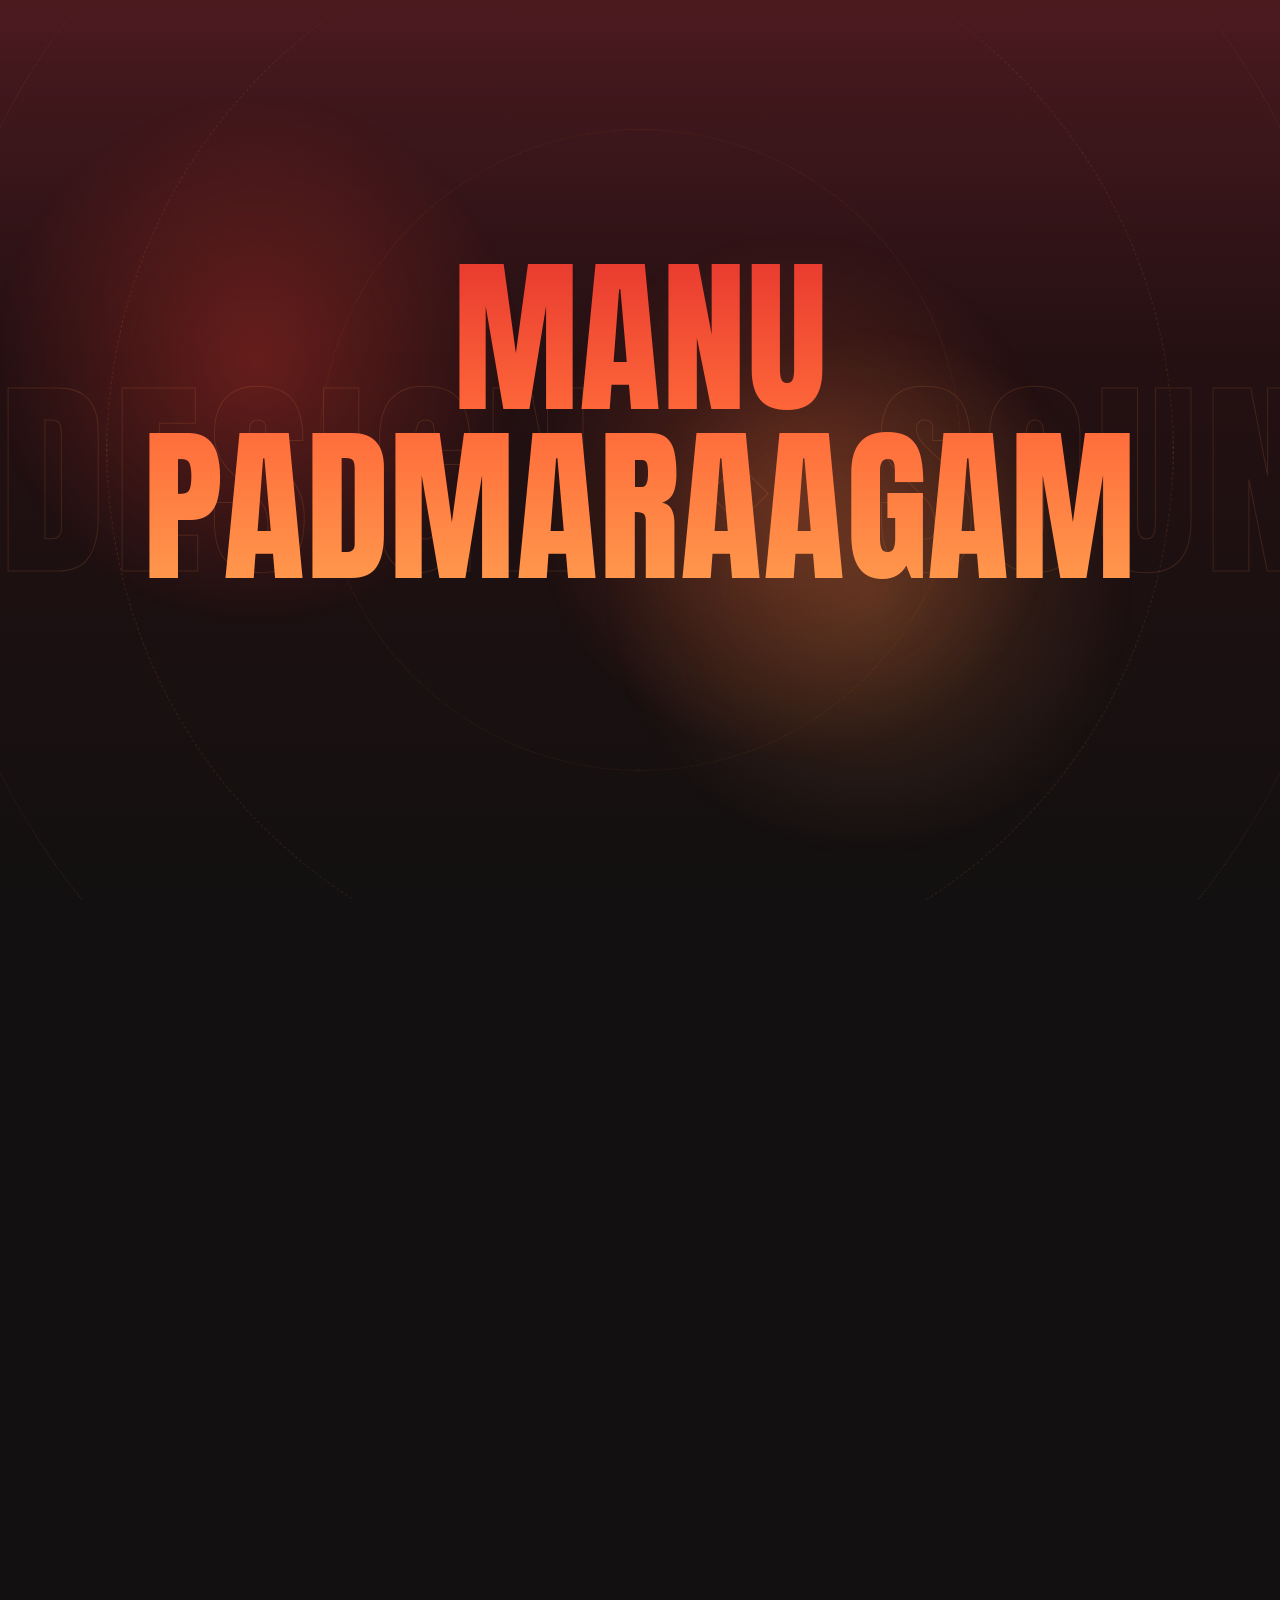
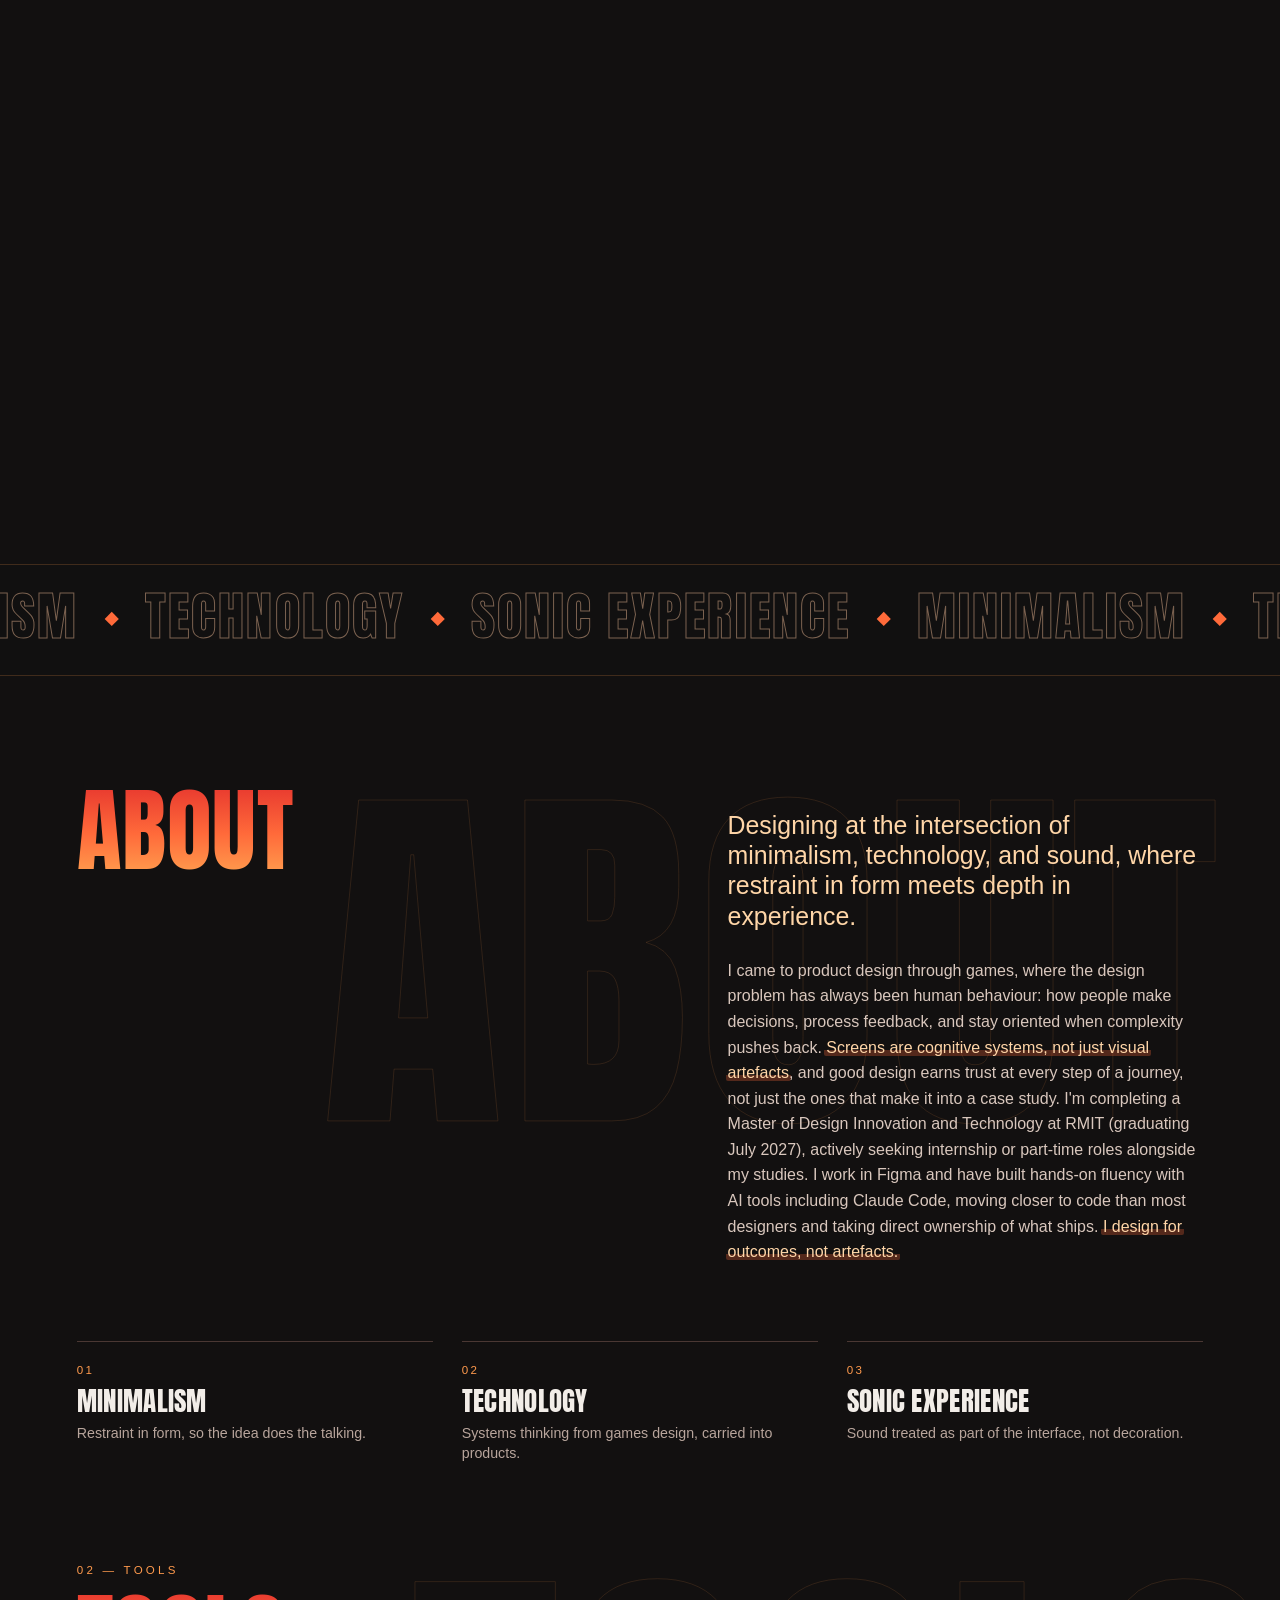
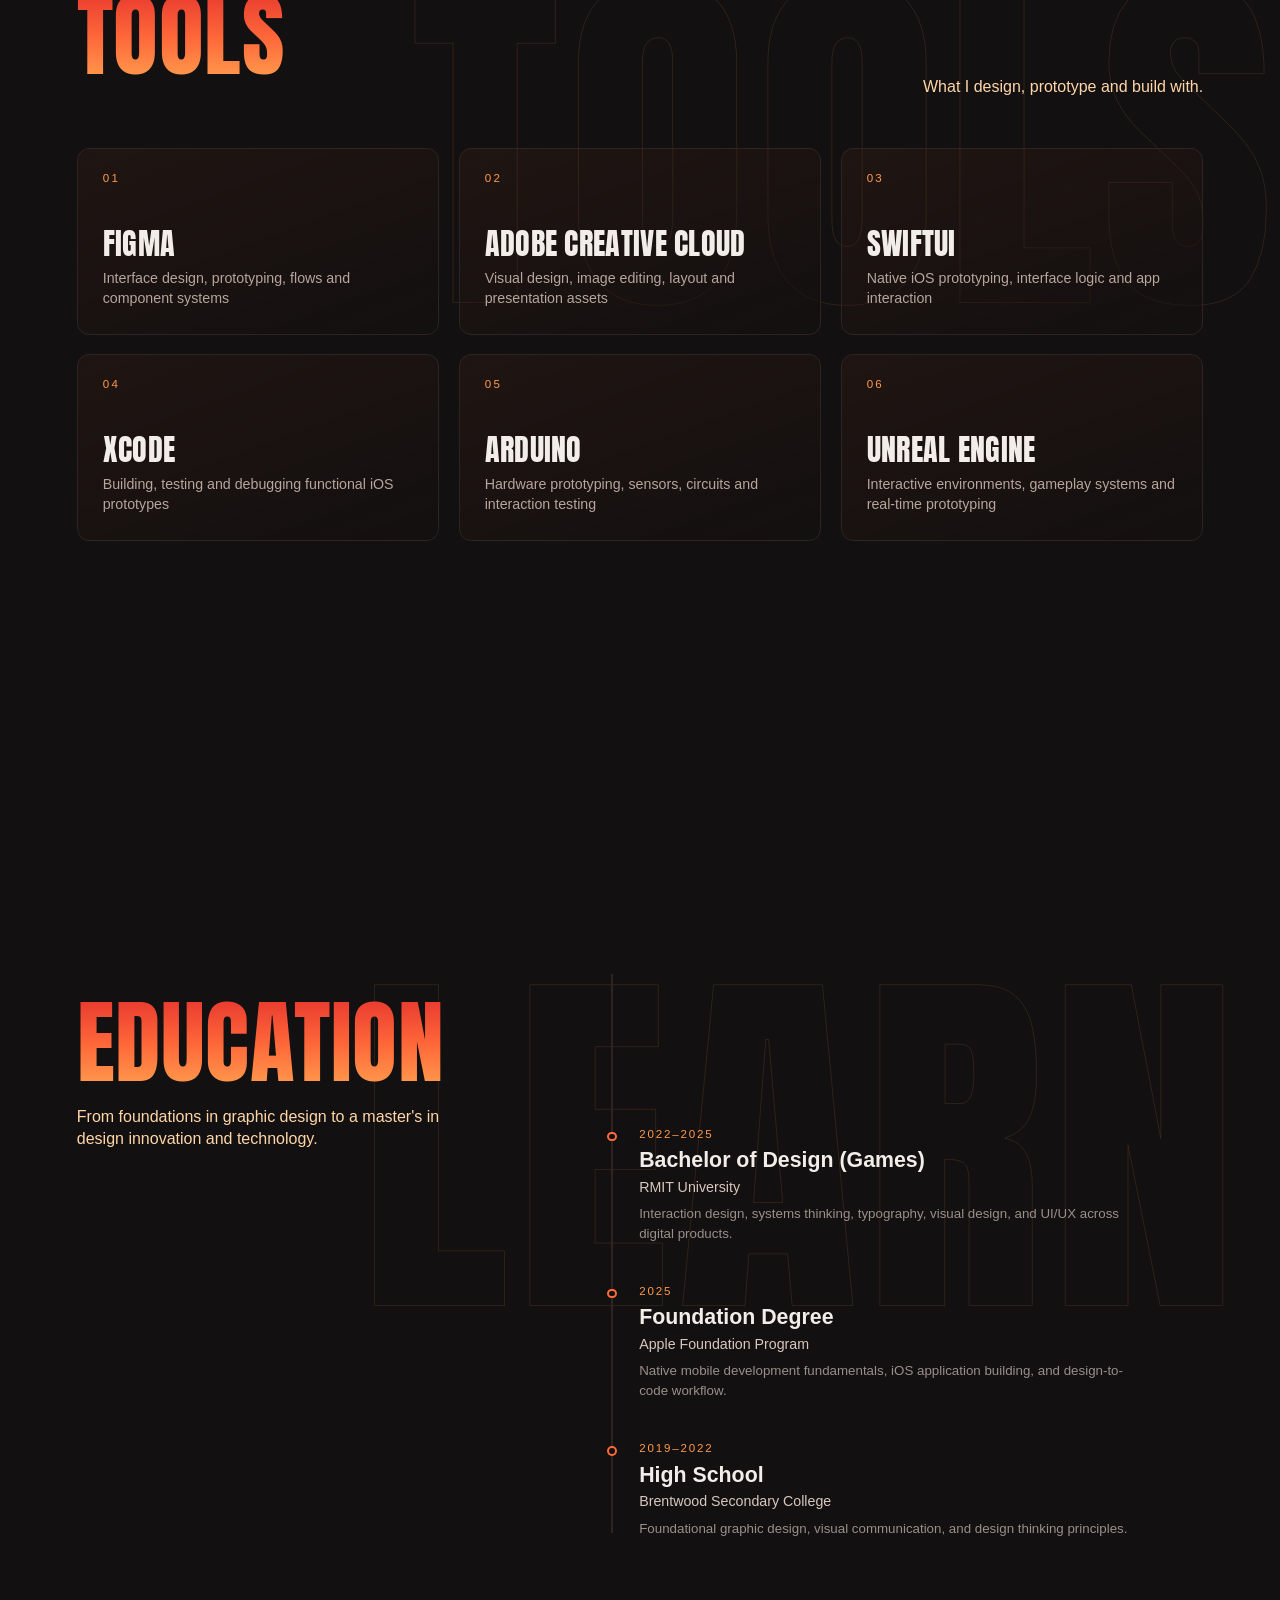
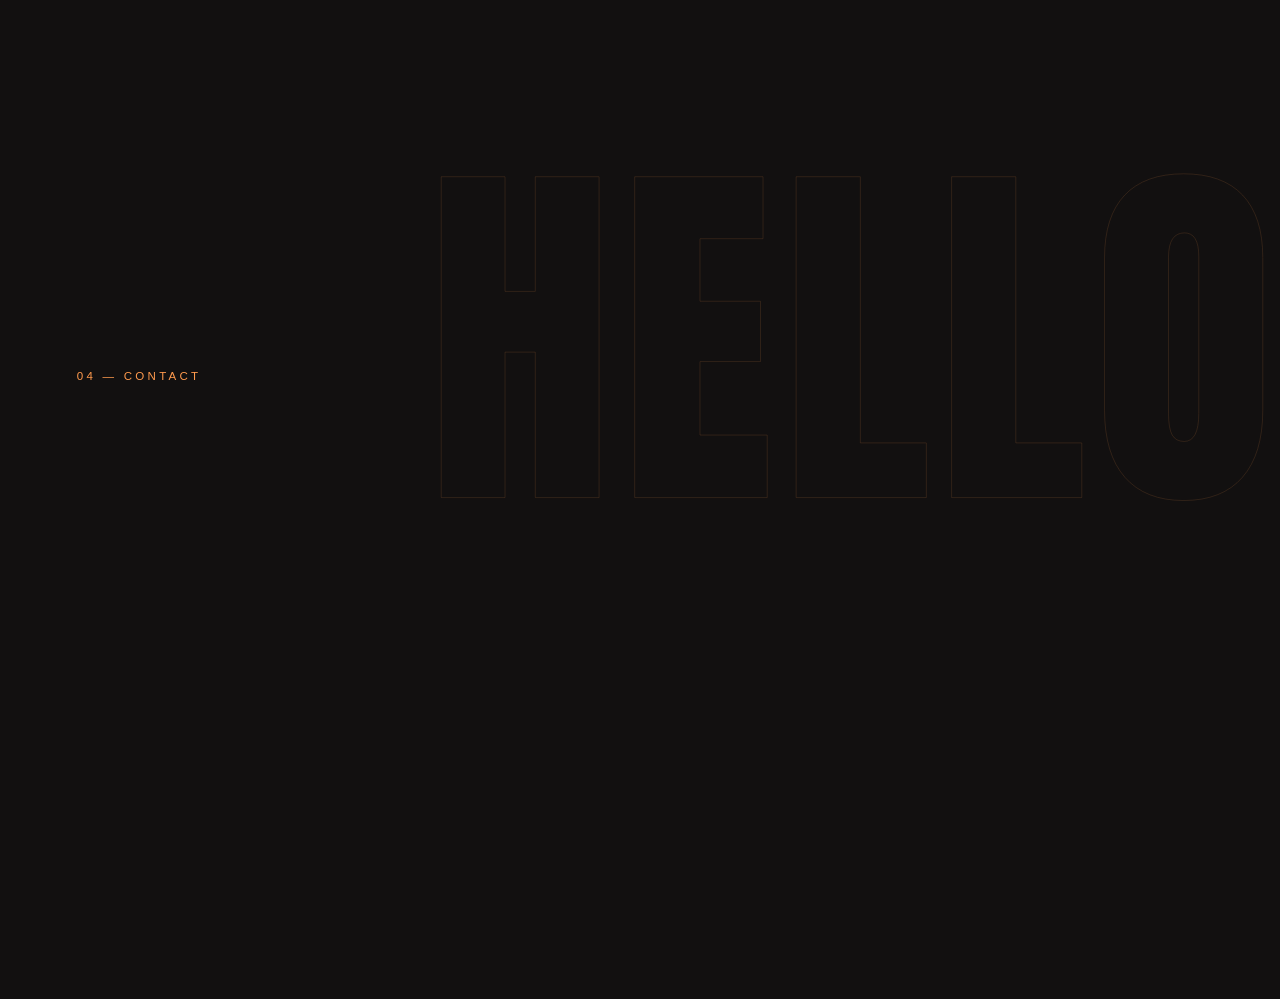
<file: index.html>
<!DOCTYPE html>
<html lang="en">
<head>
  <meta charset="utf-8">
  <meta name="viewport" content="width=device-width,initial-scale=1,viewport-fit=cover">
  <title>Manu Padmaraagam | Product &amp; Interaction Designer</title>
  <meta name="description" content="Manu Padmaraagam designs at the intersection of digital product, spatial making, and sonic experience.">
  <meta name="theme-color" content="#4A1A1F">
  <link rel="icon" href="assets/applogo.webp">
  <link rel="preconnect" href="https://fonts.googleapis.com">
  <link rel="preconnect" href="https://fonts.gstatic.com" crossorigin>
  <link rel="stylesheet" href="https://fonts.googleapis.com/css2?family=Anton&display=swap">
  <link rel="stylesheet" href="css/tokens.css">
  <link rel="stylesheet" href="css/base.css">
  <link rel="stylesheet" href="css/components.css">
  <link rel="stylesheet" href="css/home.css">
  <script src="js/home.js" defer></script>
</head>
<body id="top">
  <div class="backdrop" aria-hidden="true"></div>
  <div class="topbar" aria-hidden="true"></div>

  <!-- Ambient motion graphics: drifting light + slow rings. js/home.js moves them with the scroll. -->
  <div class="fx" id="fx" aria-hidden="true">
    <span class="orb o1"><i></i></span><span class="orb o2"><i></i></span><span class="orb o3"><i></i></span>
    <span class="ring r1"></span><span class="ring r2"></span><span class="ring r3"></span>
  </div>

  <!-- The name. JS collapses it to MP and docks it top-centre. -->
  <h1 class="name" id="name">
    <a href="#top" aria-label="Manu Padmaraagam, back to top">
      <span class="name-row" aria-hidden="true">MANU</span>
      <span class="name-row" aria-hidden="true">PADMARAAGAM</span>
    </a>
  </h1>

  <main>
    <!-- ================= STORY: hero, then projects ================= -->
    <section class="story" id="story" aria-label="Introduction and projects">
      <div class="stage" id="stage">
        <div class="glow" id="glow" aria-hidden="true"></div>

        <div class="hero" id="hero">
          <div class="band hero-band" data-band="1" aria-hidden="true"><div class="band-in"><span class="band-seg">DESIGN<b class="dot"></b>SOUND<b class="dot"></b>SYSTEMS<b class="dot"></b>SPACE<b class="dot"></b></span></div></div>
          <p class="intro" id="intro">I'm Manu Padmaraagam. I design at the intersection of digital product, spatial making, and sonic experience.</p>
          <ul class="hero-tags" id="heroTags" aria-hidden="true"><li>Digital product</li><li>Spatial making</li><li>Sonic experience</li></ul>
        </div>

        <div class="work" id="work">
          <h2 class="work-title display grad" id="workTitle">PROJECTS</h2>
          <p class="work-sub" id="workSub">Selected works</p>

          <div class="track" id="track">
            <!-- ===== PROJECT CARD (copy this whole block to add a project) =====
                 data-glow : r,g,b of the page glow while this card is centred
                 --ring    : the edge-glow colours for this project
                 --scrim   : r,g,b of the darkening behind the caption
                 --accent  : tag + rule colour
                 --cover   : cover background (colour or gradient)            -->
            <a class="pc frame" href="projects/dory.html" data-glow="184,103,47"
               style="--ring:conic-gradient(from 0deg,#7A1A1B 0%,#C0211F 22%,#FF6A3A 40%,#E8D5CC 50%,#FF6A3A 60%,#C0211F 80%,#7A1A1B 100%);--scrim:22,16,16;--accent:#FF9A4D;--cover:#8f8f93;--ghost:#7d7d82">
              <span class="spin" aria-hidden="true"></span>
              <div class="inner">
                <div class="cover" aria-hidden="true">
                  <div class="layer" data-k="12" data-o="0"><span class="ghost">DORY</span></div>
                  <div class="layer full" data-k="36" data-o="50"><img src="assets/dory/hero.webp" alt="" loading="lazy" decoding="async"></div>
                </div>
                <div class="scrim"></div><div class="dim"></div>
                <div class="caption">
                  <span class="tag">Product · RFID</span>
                  <h3 class="title" aria-label="Dory">DORY</h3>
                  <span class="rule"></span>
                  <p class="summary">A smart key-holder that helps every household member leave home prepared.</p>
                </div>
              </div>
            </a>

            <a class="pc frame" href="projects/loomi.html" data-glow="125,184,58"
               style="--ring:conic-gradient(from 0deg,#7A1A1B 0%,#C0211F 24%,#FF4A2E 42%,#BDF56F 52%,#FF4A2E 60%,#C0211F 80%,#7A1A1B 100%);--scrim:14,16,12;--accent:#BDF56F;--cover:#282828;--ghost:rgba(189,245,111,.22)">
              <span class="spin" aria-hidden="true"></span>
              <div class="inner">
                <div class="cover" aria-hidden="true">
                  <div class="layer" data-k="12" data-o="0"><span class="ghost">LOOMI</span></div>
                  <div class="layer logo" data-k="36" data-o="50"><img src="assets/loomi/logo.png" alt="" loading="lazy" decoding="async"></div>
                </div>
                <div class="scrim"></div><div class="dim"></div>
                <div class="caption">
                  <span class="tag">iOS app</span>
                  <h3 class="title" aria-label="Loomi">LOOMI</h3>
                  <span class="rule"></span>
                  <p class="summary">Where parents come together to choose better stories</p>
                </div>
              </div>
            </a>

            <a class="pc frame" href="projects/disegno.html" data-glow="192,33,31"
               style="--ring:conic-gradient(from 0deg,#3A0D10 0%,#8E1B1B 25%,#E8392F 45%,#FF5C4A 52%,#E8392F 60%,#8E1B1B 80%,#3A0D10 100%);--scrim:38,14,6;--accent:#FFB27A;--cover:#FE9A00;--ghost:rgba(26,26,26,.3)">
              <span class="spin" aria-hidden="true"></span>
              <div class="inner">
                <div class="cover" aria-hidden="true">
                  <div class="layer" data-k="12" data-o="0"><span class="ghost">DISEGNO</span></div>
                  <div class="layer logo" data-k="36" data-o="50"><img src="assets/disegno/logo.png" alt="" loading="lazy" decoding="async"></div>
                </div>
                <div class="scrim"></div><div class="dim"></div>
                <div class="caption">
                  <span class="tag">Web platform</span>
                  <h3 class="title" aria-label="Disegno">DISEGNO</h3>
                  <span class="rule"></span>
                  <p class="summary">A personalized website that exhibits self-crafted mini-worlds for drawing enthusiasts.</p>
                </div>
              </div>
            </a>

            <a class="pc frame" href="projects/nightpaws.html" data-glow="42,94,232"
               style="--ring:conic-gradient(from 0deg,#7A1A1B 0%,#C0211F 22%,#FF6A3A 42%,#FFB07A 52%,#FF6A3A 62%,#C0211F 80%,#7A1A1B 100%);--scrim:8,12,26;--accent:#FF9A4D;--cover:linear-gradient(180deg,#0a1020 0%,#16305e 100%);--ghost:rgba(207,224,255,.22)">
              <span class="spin" aria-hidden="true"></span>
              <div class="inner">
                <div class="cover" aria-hidden="true">
                  <div class="layer" data-k="12" data-o="0"><span class="ghost">NIGHTPAWS</span></div>
                  <div class="layer full" data-k="36" data-o="50"><img src="assets/nightpaws/hero.webp" alt="" loading="lazy" decoding="async"></div>
                </div>
                <div class="scrim"></div><div class="dim"></div>
                <div class="caption">
                  <span class="tag">Service design</span>
                  <h3 class="title" aria-label="NightPaws">NIGHTPAWS</h3>
                  <span class="rule"></span>
                  <p class="summary">The station is not the destination.</p>
                </div>
              </div>
            </a>

            <a class="pc frame" href="projects/sediment.html" data-glow="232,57,47"
               style="--ring:conic-gradient(from 0deg,#7A1A1B 0%,#C0211F 22%,#FF4A2E 42%,#FF9A4D 52%,#FF4A2E 62%,#C0211F 80%,#7A1A1B 100%);--scrim:26,10,8;--accent:#FF6A3A;--cover:#2a1512;--ghost:rgba(232,57,47,.25)">
              <span class="spin" aria-hidden="true"></span>
              <div class="inner">
                <div class="cover" aria-hidden="true">
                  <div class="layer" data-k="12" data-o="0"><span class="ghost">SEDIMENT</span></div>
                  <div class="layer full" data-k="36" data-o="50"><img src="assets/sediment/hero.webp" alt="" loading="lazy" decoding="async"></div>
                </div>
                <div class="scrim"></div><div class="dim"></div>
                <div class="caption">
                  <span class="tag">Installation</span>
                  <h3 class="title" aria-label="Sediment">SEDIMENT</h3>
                  <span class="rule"></span>
                  <p class="summary">Sediment explores time, memory, and material change.</p>
                </div>
              </div>
            </a>

            <a class="pc frame pc-more" href="projects/all.html" data-glow="255,106,58"
               style="--ring:conic-gradient(from 0deg,#7A1A1B 0%,#C0211F 22%,#FF6A3A 40%,#FFD6A8 50%,#FF6A3A 60%,#C0211F 80%,#7A1A1B 100%);--scrim:30,14,8;--accent:#FFB27A;--cover:linear-gradient(160deg,#3a1410 0%,#1a0d0b 100%);--ghost:rgba(255,154,77,.2)">
              <span class="spin" aria-hidden="true"></span>
              <div class="inner">
                <div class="cover" aria-hidden="true">
                  <div class="layer" data-k="12" data-o="0"><span class="ghost">MORE</span></div>
                  <div class="layer" data-k="36" data-o="50"></div>
                  <div class="layer" data-k="72" data-o="100"></div>
                </div>
                <div class="scrim"></div><div class="dim"></div>
                <div class="caption">
                  <span class="tag">Archive</span>
                  <h3 class="title" aria-label="More work">MORE WORK</h3>
                  <span class="rule"></span>
                  <p class="summary">See the full archive of projects, studies and experiments.</p>
                </div>
              </div>
            </a>
            <!-- ===== END PROJECT CARD ===== -->
          </div>
        </div>
      </div>
    </section>

    <!-- ================= ABOUT ================= -->
    <section class="section about" id="about" aria-labelledby="about-h">
      <div class="band about-band" data-band="-1" aria-hidden="true"><div class="band-in"><span class="band-seg">MINIMALISM<b class="dot"></b>TECHNOLOGY<b class="dot"></b>SONIC EXPERIENCE<b class="dot"></b></span></div></div>
      <span class="ghost-word" data-par="0.16" aria-hidden="true">ABOUT</span>
      <div class="wide about-grid">
        <div class="a-left">
          <div data-reveal="rise" class="eyebrow">01 &mdash; About</div>
          <div data-reveal="rise"><h2 class="sec-title xl display grad" id="about-h">ABOUT</h2></div>
        </div>
        <div class="a-right">
          <p class="lead" data-reveal="words">Designing at the intersection of minimalism, technology, and sound, where restraint in form meets depth in experience.</p>
          <p class="body" data-reveal="rise">I came to product design through games, where the design problem has always been human behaviour: how people make decisions, process feedback, and stay oriented when complexity pushes back. <mark class="hl">Screens are cognitive systems, not just visual artefacts</mark>, and good design earns trust at every step of a journey, not just the ones that make it into a case study. I'm completing a Master of Design Innovation and Technology at RMIT (graduating July 2027), actively seeking internship or part-time roles alongside my studies. I work in Figma and have built hands-on fluency with AI tools including Claude Code, moving closer to code than most designers and taking direct ownership of what ships. <mark class="hl">I design for outcomes, not artefacts.</mark></p>
        </div>
      </div>
      <div class="wide pillars">
        <div class="pillar" data-reveal="rise"><span class="n">01</span><h3 class="display">MINIMALISM</h3><p>Restraint in form, so the idea does the talking.</p></div>
        <div class="pillar" data-reveal="rise"><span class="n">02</span><h3 class="display">TECHNOLOGY</h3><p>Systems thinking from games design, carried into products.</p></div>
        <div class="pillar" data-reveal="rise"><span class="n">03</span><h3 class="display">SONIC EXPERIENCE</h3><p>Sound treated as part of the interface, not decoration.</p></div>
      </div>
    </section>

    <!-- ================= TOOLS ================= -->
    <section class="section tools" id="tools" aria-labelledby="tools-h">
      <span class="ghost-word" data-par="0.14" aria-hidden="true">TOOLS</span>
      <div class="wide">
        <div class="sec-head">
          <div>
            <div data-reveal="rise" class="eyebrow">02 &mdash; Tools</div>
            <div data-reveal="rise"><h2 class="sec-title xl display grad" id="tools-h">TOOLS</h2></div>
          </div>
          <p class="sec-note" data-reveal="rise">What I design, prototype and build with.</p>
        </div>
        <div class="tool-grid">
          <div class="tool" data-reveal="rise"><span class="n">01</span><h3 class="display">FIGMA</h3><p>Interface design, prototyping, flows and component systems</p></div>
          <div class="tool" data-reveal="rise"><span class="n">02</span><h3 class="display">ADOBE CREATIVE CLOUD</h3><p>Visual design, image editing, layout and presentation assets</p></div>
          <div class="tool" data-reveal="rise"><span class="n">03</span><h3 class="display">SWIFTUI</h3><p>Native iOS prototyping, interface logic and app interaction</p></div>
          <div class="tool" data-reveal="rise"><span class="n">04</span><h3 class="display">XCODE</h3><p>Building, testing and debugging functional iOS prototypes</p></div>
          <div class="tool" data-reveal="rise"><span class="n">05</span><h3 class="display">ARDUINO</h3><p>Hardware prototyping, sensors, circuits and interaction testing</p></div>
          <div class="tool" data-reveal="rise"><span class="n">06</span><h3 class="display">UNREAL ENGINE</h3><p>Interactive environments, gameplay systems and real-time prototyping</p></div>
        </div>
      </div>
    </section>

    <!-- ================= EDUCATION ================= -->
    <section class="section education" id="education" aria-labelledby="edu-h">
      <span class="ghost-word" data-par="0.12" aria-hidden="true">LEARN</span>
      <div class="wide edu-grid">
        <div class="edu-left">
          <div data-reveal="rise" class="eyebrow">03 &mdash; Education</div>
          <div data-reveal="rise"><h2 class="sec-title xl display grad" id="edu-h">EDUCATION</h2></div>
          <p class="sec-note" data-reveal="rise">From foundations in graphic design to a master's in design innovation and technology.</p>
        </div>
        <div class="timeline" id="timeline">
          <div class="tl-track"></div><div class="tl-fill" id="tlFill"></div>
          <div class="entry" data-reveal="rise"><div class="yr">2025–2027</div><h3>Master of Design Innovation and Technology</h3><div class="school">RMIT University</div><div class="desc">Full product design lifecycle, interaction design, design systems, and emerging technology practice.</div></div>
          <div class="entry" data-reveal="rise"><div class="yr">2022–2025</div><h3>Bachelor of Design (Games)</h3><div class="school">RMIT University</div><div class="desc">Interaction design, systems thinking, typography, visual design, and UI/UX across digital products.</div></div>
          <div class="entry" data-reveal="rise"><div class="yr">2025</div><h3>Foundation Degree</h3><div class="school">Apple Foundation Program</div><div class="desc">Native mobile development fundamentals, iOS application building, and design-to-code workflow.</div></div>
          <div class="entry" data-reveal="rise"><div class="yr">2019–2022</div><h3>High School</h3><div class="school">Brentwood Secondary College</div><div class="desc">Foundational graphic design, visual communication, and design thinking principles.</div></div>
        </div>
      </div>
    </section>

    <!-- ================= CONTACT ================= -->
    <section class="section contact" id="contact" aria-labelledby="contact-h">
      <span class="ghost-word" data-par="0.12" aria-hidden="true">HELLO</span>
      <div class="wide contact-grid">
        <div class="c-left">
          <h2 id="contact-h" class="sr-only">Contact</h2>
          <div class="eyebrow" data-reveal="rise">04 &mdash; Contact</div>
          <div aria-hidden="true">
            <div class="mask"><span class="c-head display" id="cHead1">LET'S WORK</span></div>
            <div class="mask"><span class="c-head b display" id="cHead2">TOGETHER</span></div>
          </div>
          <p class="c-intro" id="cIntro">Like my work or want to work with me? Send me your details!</p>
          <p class="meta" id="cMeta">Brunswick, Vic, AU<br>
            <a href="mailto:manupadmaraagam03@gmail.com">manupadmaraagam03@gmail.com</a></p>
        </div>

        <!-- Replace YOUR_ID with your Formspree form id (formspree.io). Until you do,
             the form opens the visitor's email app addressed to the mailto below. -->
        <div class="frame form-frame" id="formFrame" data-mailto="manupadmaraagam03@gmail.com">
          <span class="spin" aria-hidden="true"></span>
          <div class="inner">
            <form id="contactForm" action="https://formspree.io/f/YOUR_ID" method="post" novalidate>
              <div class="field"><label for="f-name">NAME</label><input id="f-name" name="name" type="text" autocomplete="name"><div class="err" id="e-name" role="alert"></div></div>
              <div class="field"><label for="f-email">EMAIL</label><input id="f-email" name="email" type="email" autocomplete="email"><div class="err" id="e-email" role="alert"></div></div>
              <div class="field"><label for="f-msg">MESSAGE</label><textarea id="f-msg" name="message"></textarea><div class="err" id="e-msg" role="alert"></div></div>
              <button class="btn" type="submit" id="submitBtn">Submit</button>
              <p class="form-status" id="formStatus" role="status" aria-live="polite"></p>
            </form>
          </div>
        </div>
      </div>
    </section>
  </main>
</body>
</html>
</file>
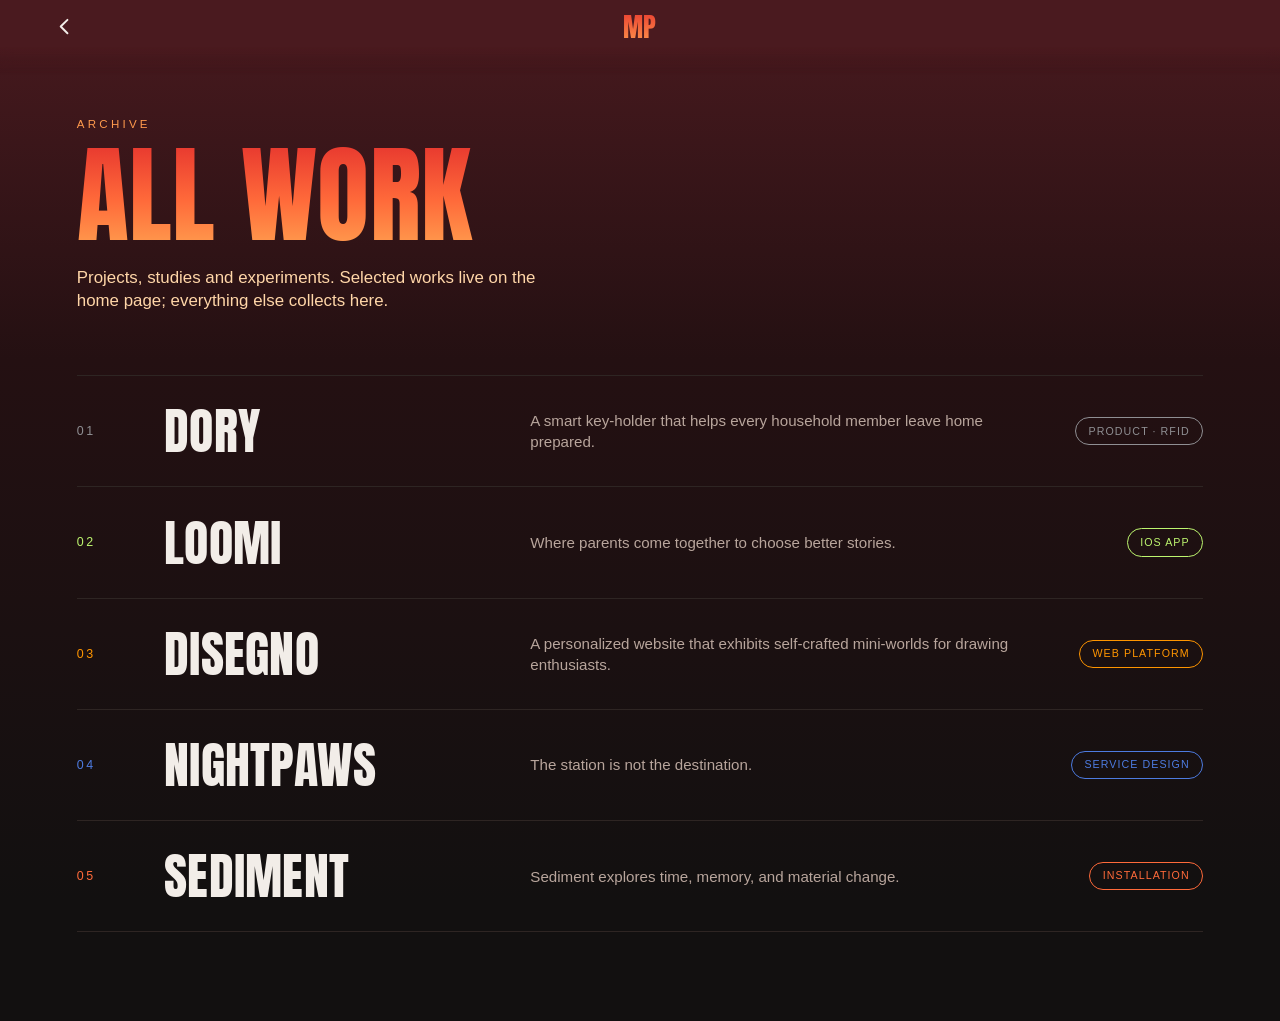
<file: projects/all.html>
<!DOCTYPE html>
<html lang="en">
<head>
  <meta charset="utf-8">
  <meta name="viewport" content="width=device-width,initial-scale=1,viewport-fit=cover">
  <title>All work | Manu Padmaraagam</title>
  <meta name="description" content="The full archive of projects, studies and experiments by Manu Padmaraagam.">
  <meta name="theme-color" content="#4A1A1F">
  <link rel="preconnect" href="https://fonts.googleapis.com">
  <link rel="preconnect" href="https://fonts.gstatic.com" crossorigin>
  <link rel="stylesheet" href="https://fonts.googleapis.com/css2?family=Anton&display=swap">
  <link rel="icon" href="../assets/applogo.webp">
  <link rel="stylesheet" href="../css/tokens.css">
  <link rel="stylesheet" href="../css/base.css">
  <link rel="stylesheet" href="../css/components.css">
  <link rel="stylesheet" href="../css/project.css">
  <script src="../js/project.js" defer></script>
</head>
<body>
  <div class="backdrop" aria-hidden="true"></div>
  <div class="topbar" aria-hidden="true"></div>
  <header class="mp"><a href="../index.html" aria-label="Manu Padmaraagam, home">MP</a></header>
  <a class="back" href="../index.html#story" aria-label="Back"><svg viewBox="0 0 24 24" width="24" height="24" fill="none" stroke="currentColor" stroke-width="2" stroke-linecap="round" stroke-linejoin="round" aria-hidden="true"><path d="M15 5l-7 7 7 7"/></svg></a>

  <main class="archive">
    <div class="wide">
      <div class="eyebrow">Archive</div>
      <h1 class="sec-title xl display grad">ALL WORK</h1>
      <p class="sec-note">Projects, studies and experiments. Selected works live on the home page; everything else collects here.</p>

      <!-- Each row is one project. Copy a row to add another; change the link, tint, number, name and line. -->
      <div class="a-list">
        <a class="a-row reveal" href="dory.html" style="--tint:#8f8f93"><span class="n">01</span><span class="nm display">DORY</span><span class="ds">A smart key-holder that helps every household member leave home prepared.</span><span class="tg">Product · RFID</span></a>
        <a class="a-row reveal" href="loomi.html" style="--tint:#BDF56F"><span class="n">02</span><span class="nm display">LOOMI</span><span class="ds">Where parents come together to choose better stories.</span><span class="tg">iOS app</span></a>
        <a class="a-row reveal" href="disegno.html" style="--tint:#FF9500"><span class="n">03</span><span class="nm display">DISEGNO</span><span class="ds">A personalized website that exhibits self-crafted mini-worlds for drawing enthusiasts.</span><span class="tg">Web platform</span></a>
        <a class="a-row reveal" href="nightpaws.html" style="--tint:#4d7be0"><span class="n">04</span><span class="nm display">NIGHTPAWS</span><span class="ds">The station is not the destination.</span><span class="tg">Service design</span></a>
        <a class="a-row reveal" href="sediment.html" style="--tint:#FF6A3A"><span class="n">05</span><span class="nm display">SEDIMENT</span><span class="ds">Sediment explores time, memory, and material change.</span><span class="tg">Installation</span></a>
      </div>
    </div>
  </main>
</body>
</html>
</file>
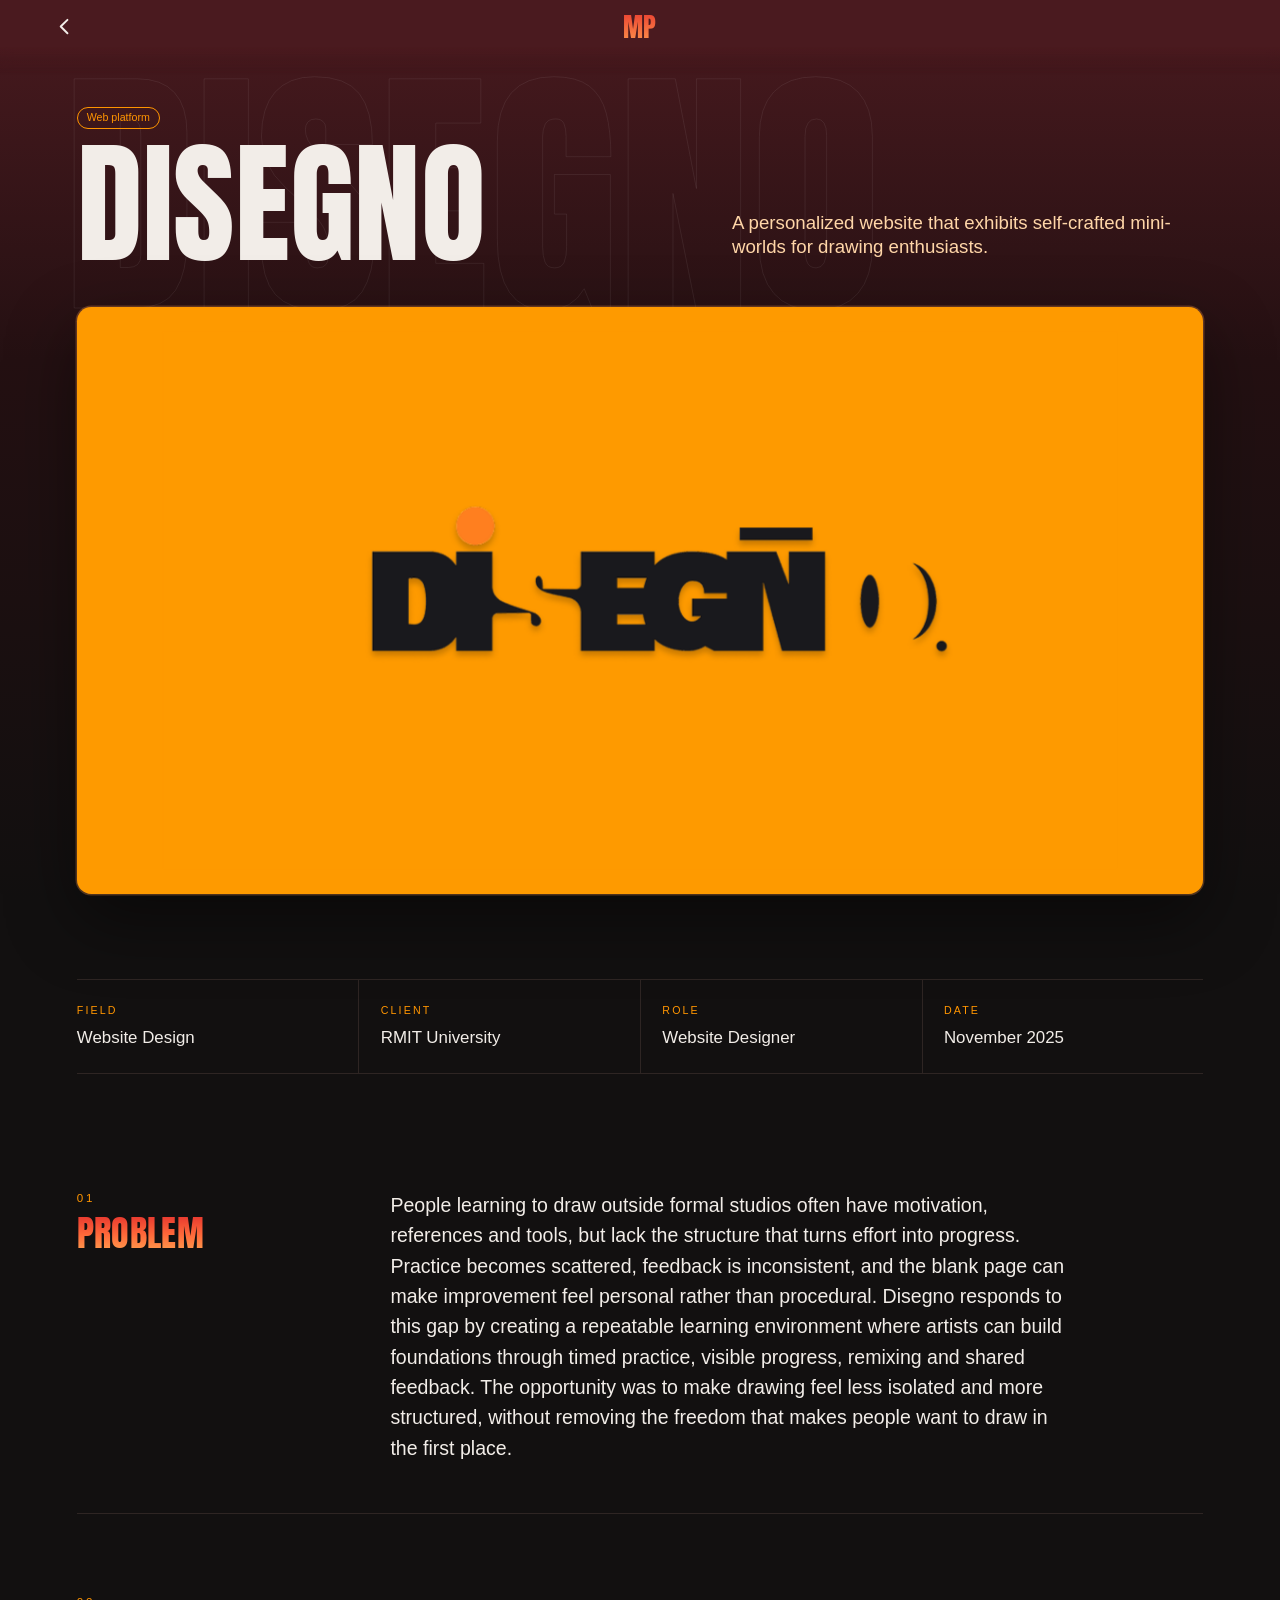
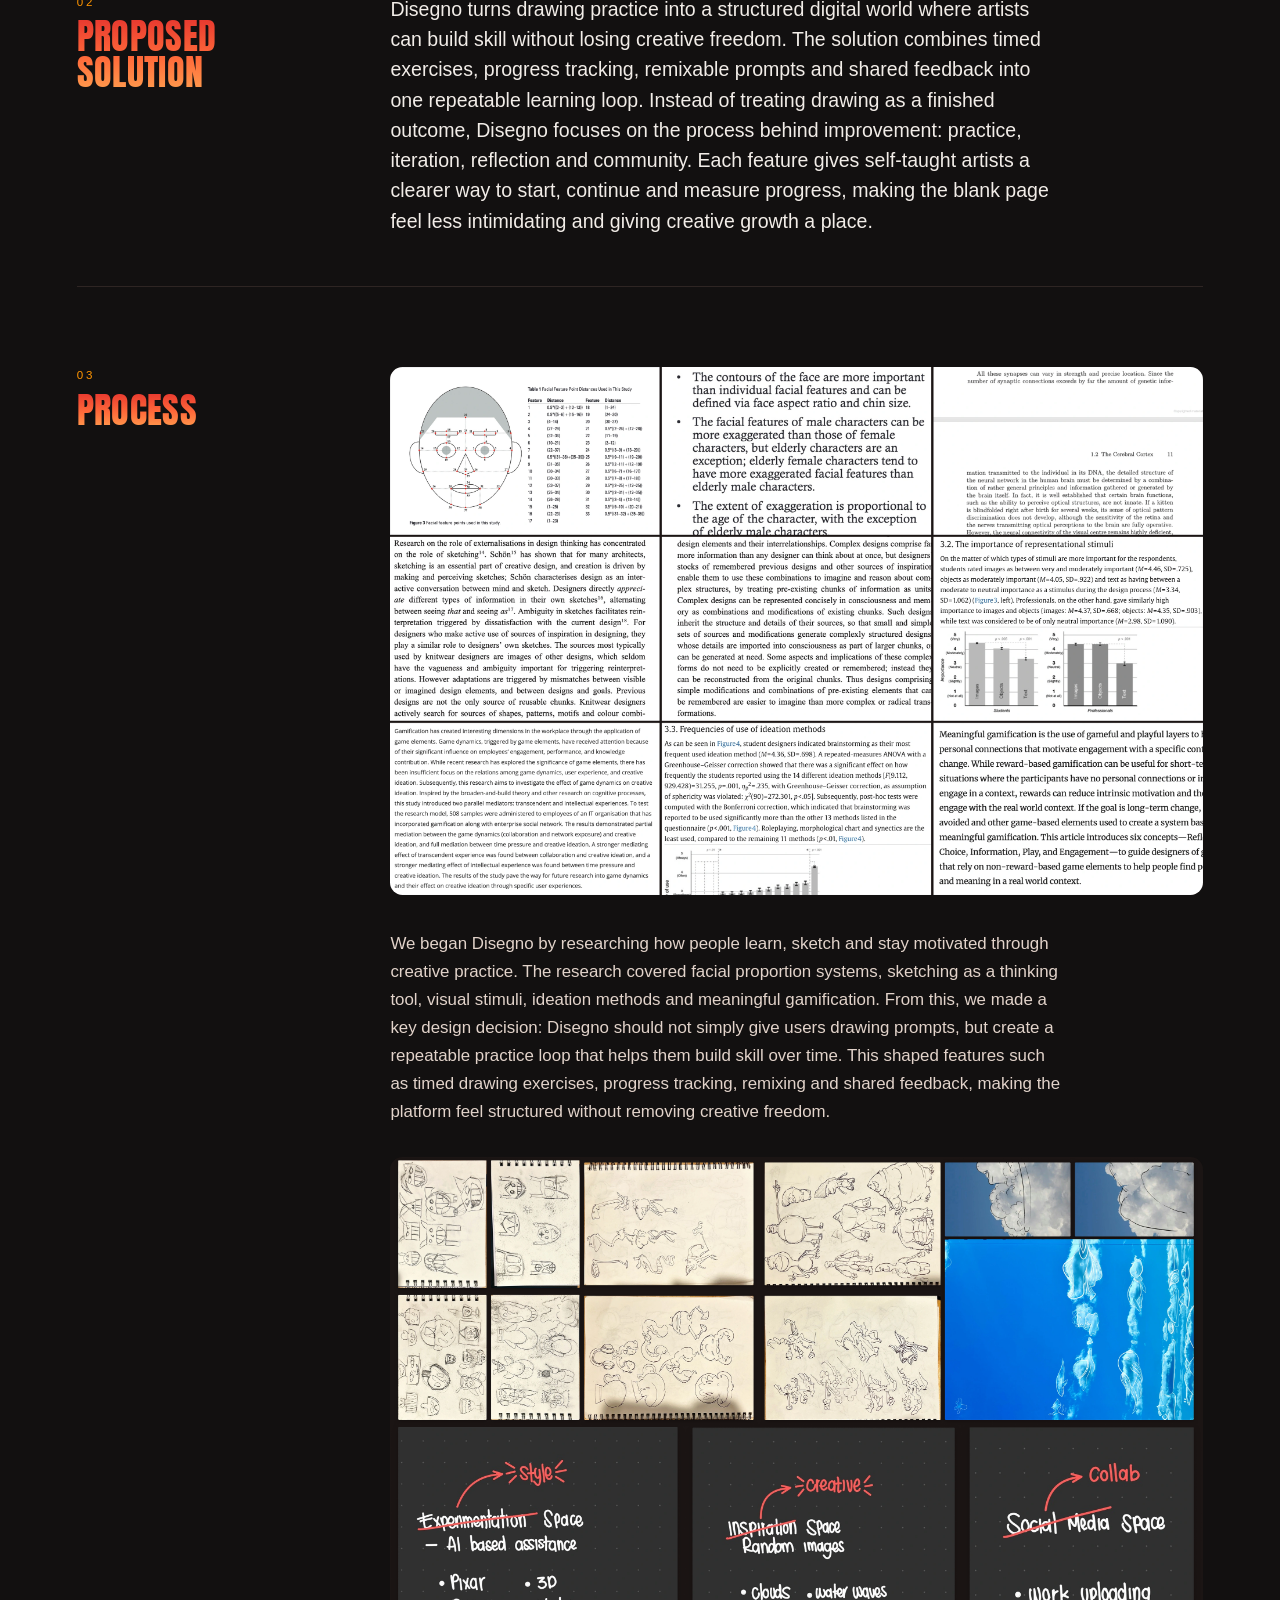
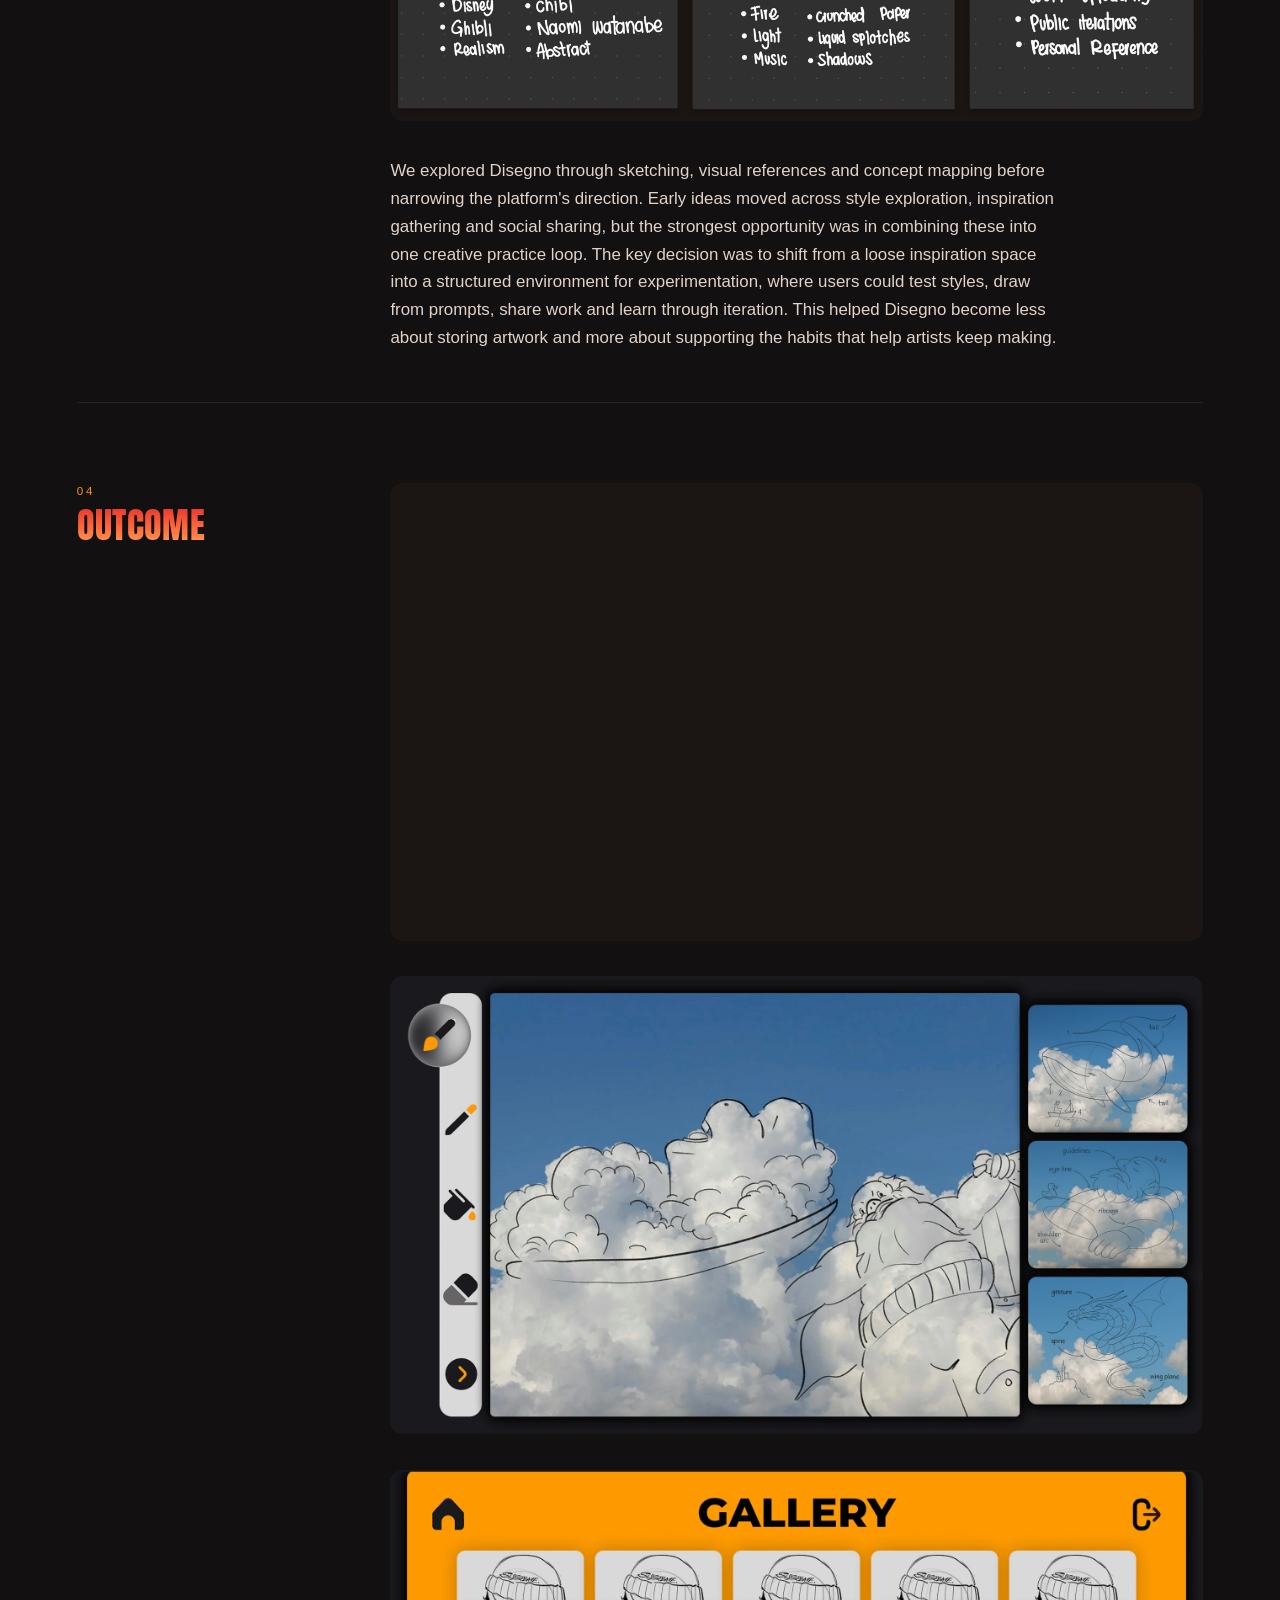
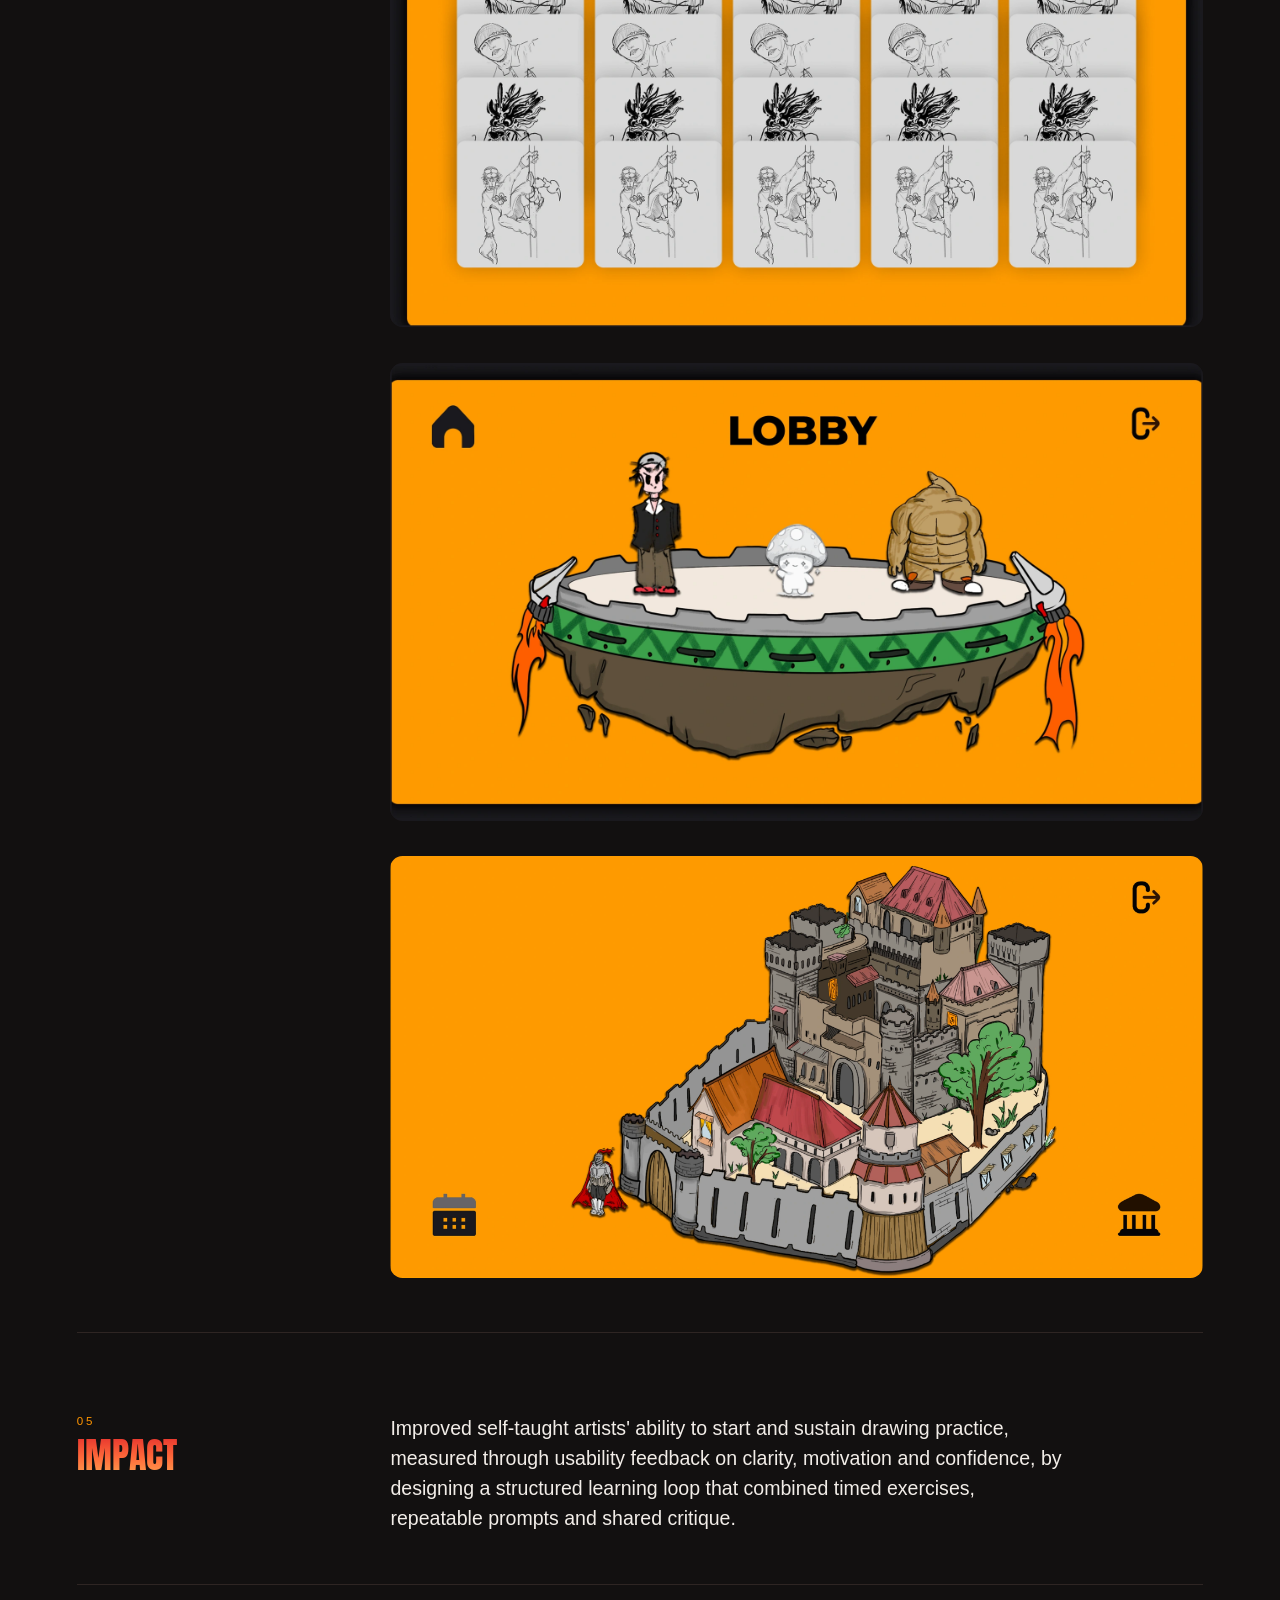
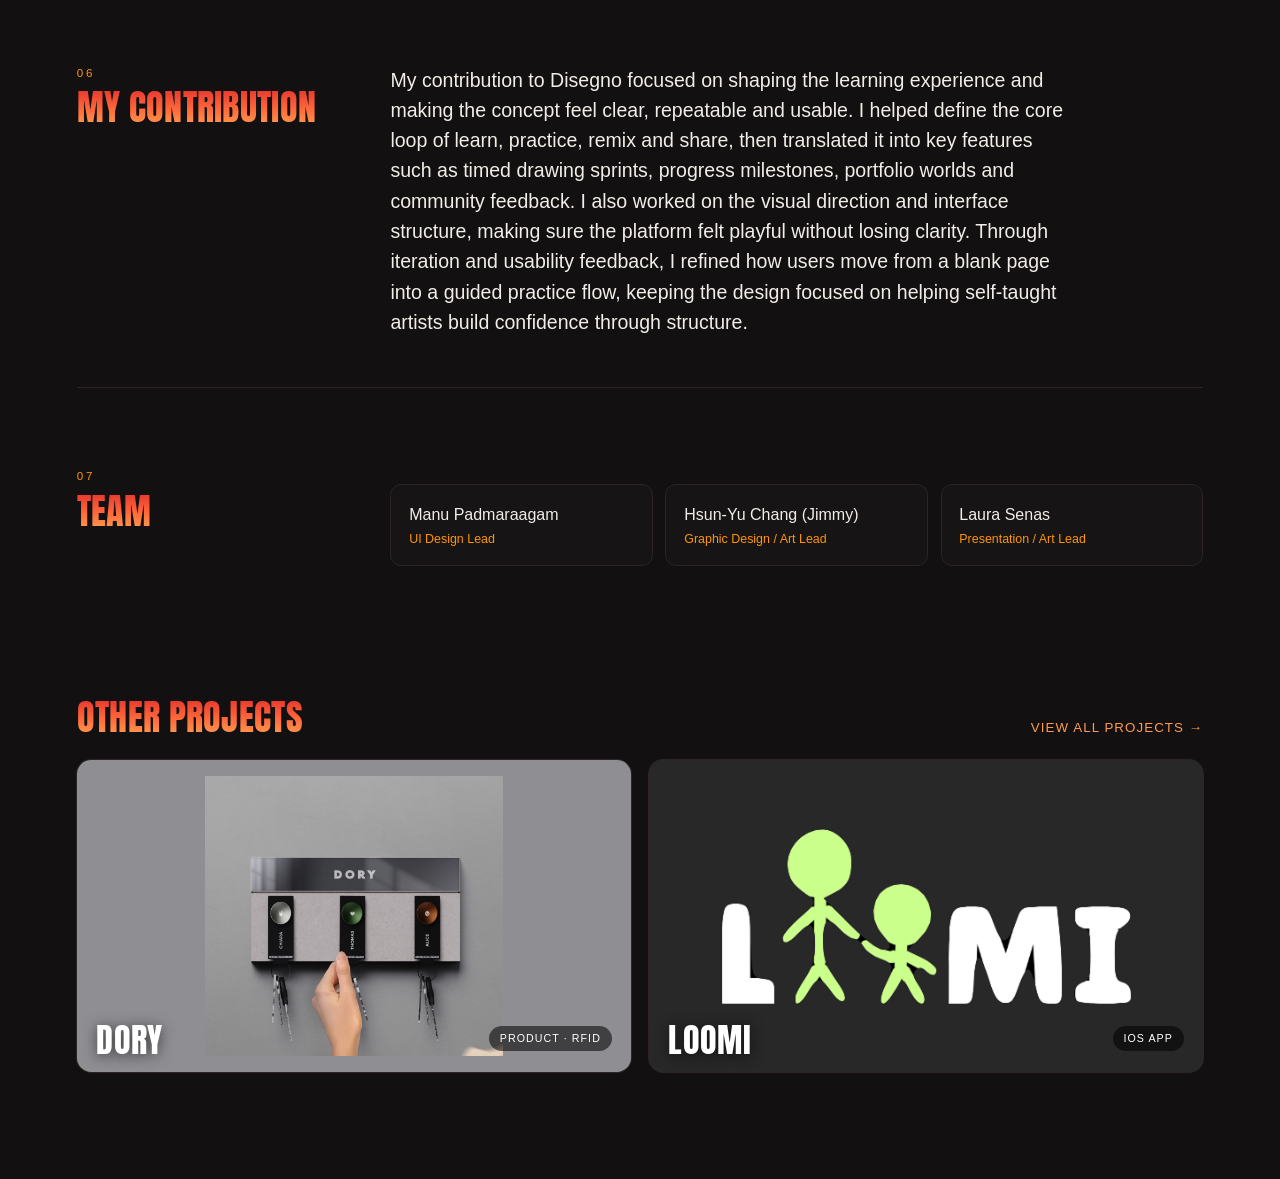
<file: projects/disegno.html>
<!DOCTYPE html>
<html lang="en">
<head>
  <meta charset="utf-8">
  <meta name="viewport" content="width=device-width,initial-scale=1,viewport-fit=cover">
  <title>Disegno | Manu Padmaraagam</title>
  <meta name="description" content="A personalized website that exhibits self-crafted mini-worlds for drawing enthusiasts.">
  <meta name="theme-color" content="#4A1A1F">
  <link rel="icon" href="../assets/applogo.webp">
  <link rel="preconnect" href="https://fonts.googleapis.com">
  <link rel="preconnect" href="https://fonts.gstatic.com" crossorigin>
  <link rel="stylesheet" href="https://fonts.googleapis.com/css2?family=Anton&display=swap">
  <link rel="stylesheet" href="../css/tokens.css">
  <link rel="stylesheet" href="../css/base.css">
  <link rel="stylesheet" href="../css/components.css">
  <link rel="stylesheet" href="../css/project.css">
  <script src="../js/project.js" defer></script>
</head>
<body style="--accent:#FF9500;--hbg:#FE9A00">
  <div class="backdrop" aria-hidden="true"></div>
  <div class="topbar" aria-hidden="true"></div>
  <div class="progress" aria-hidden="true"><i id="prog"></i></div>
  <header class="mp"><a href="../index.html" aria-label="Manu Padmaraagam, home">MP</a></header>
  <a class="back" href="../index.html#story" aria-label="Back"><svg viewBox="0 0 24 24" width="24" height="24" fill="none" stroke="currentColor" stroke-width="2" stroke-linecap="round" stroke-linejoin="round" aria-hidden="true"><path d="M15 5l-7 7 7 7"/></svg></a>

  <main>
    <section class="p-cover wide" aria-label="Disegno cover">
      <span class="ghost-title" aria-hidden="true" data-par="0.10">DISEGNO</span>
      <div class="cover-text">
        <span class="tag">Web platform</span>
        <h1 class="p-title display">DISEGNO</h1>
        <p class="p-summary">A personalized website that exhibits self-crafted mini-worlds for drawing enthusiasts.</p>
      </div>
      <div class="hero" data-hero><img src="../assets/disegno/logo.png" width="1006" height="566" alt="DISEGNO" loading="eager" decoding="async" class="hero-img contain"></div>
    </section>

    <section class="wide"><dl class="p-meta reveal"><div><dt>Field</dt><dd>Website Design</dd></div><div><dt>Client</dt><dd>RMIT University</dd></div><div><dt>Role</dt><dd>Website Designer</dd></div><div><dt>Date</dt><dd>November 2025</dd></div></dl></section>

    <div class="wide p-sections">
<section class="sec">
  <div class="sec-label"><span class="sn">01</span><h2 class="display">PROBLEM</h2></div>
  <div class="sec-body"><p class="p-text reveal">People learning to draw outside formal studios often have motivation, references and tools, but lack the structure that turns effort into progress. Practice becomes scattered, feedback is inconsistent, and the blank page can make improvement feel personal rather than procedural. Disegno responds to this gap by creating a repeatable learning environment where artists can build foundations through timed practice, visible progress, remixing and shared feedback. The opportunity was to make drawing feel less isolated and more structured, without removing the freedom that makes people want to draw in the first place.</p></div>
</section><section class="sec">
  <div class="sec-label"><span class="sn">02</span><h2 class="display">PROPOSED SOLUTION</h2></div>
  <div class="sec-body"><p class="p-text reveal">Disegno turns drawing practice into a structured digital world where artists can build skill without losing creative freedom. The solution combines timed exercises, progress tracking, remixable prompts and shared feedback into one repeatable learning loop. Instead of treating drawing as a finished outcome, Disegno focuses on the process behind improvement: practice, iteration, reflection and community. Each feature gives self-taught artists a clearer way to start, continue and measure progress, making the blank page feel less intimidating and giving creative growth a place.</p></div>
</section><section class="sec">
  <div class="sec-label"><span class="sn">03</span><h2 class="display">PROCESS</h2></div>
  <div class="sec-body"><figure class="fig full reveal"><span class="f"><img src="../assets/disegno/research.webp" width="2800" height="1819" alt="Research on facial proportion, sketching and gamification" loading="lazy" decoding="async"></span></figure><p class="p-text reveal">We began Disegno by researching how people learn, sketch and stay motivated through creative practice. The research covered facial proportion systems, sketching as a thinking tool, visual stimuli, ideation methods and meaningful gamification. From this, we made a key design decision: Disegno should not simply give users drawing prompts, but create a repeatable practice loop that helps them build skill over time. This shaped features such as timed drawing exercises, progress tracking, remixing and shared feedback, making the platform feel structured without removing creative freedom.</p><figure class="fig full reveal"><span class="f"><img src="../assets/disegno/disegnoprocess.webp" width="2800" height="1943" alt="Sketches, visual references and concept mapping" loading="lazy" decoding="async"></span></figure><p class="p-text reveal">We explored Disegno through sketching, visual references and concept mapping before narrowing the platform&#x27;s direction. Early ideas moved across style exploration, inspiration gathering and social sharing, but the strongest opportunity was in combining these into one creative practice loop. The key decision was to shift from a loose inspiration space into a structured environment for experimentation, where users could test styles, draw from prompts, share work and learn through iteration. This helped Disegno become less about storing artwork and more about supporting the habits that help artists keep making.</p></div>
</section><section class="sec">
  <div class="sec-label"><span class="sn">04</span><h2 class="display">OUTCOME</h2></div>
  <div class="sec-body"><figure class="fig full reveal"><span class="f"><img src="../assets/disegno/2.webp" width="1922" height="1083" alt="Drawing canvas" loading="lazy" decoding="async"></span></figure><figure class="fig full reveal"><span class="f"><img src="../assets/disegno/3.webp" width="1932" height="1088" alt="Drawing with references" loading="lazy" decoding="async"></span></figure><figure class="fig full reveal"><span class="f"><img src="../assets/disegno/4.webp" width="1932" height="1088" alt="Gallery" loading="lazy" decoding="async"></span></figure><figure class="fig full reveal"><span class="f"><img src="../assets/disegno/5.webp" width="1932" height="1088" alt="Lobby" loading="lazy" decoding="async"></span></figure><figure class="fig full reveal"><span class="f"><img src="../assets/disegno/hero.webp" width="2800" height="1454" alt="The castle world" loading="lazy" decoding="async"></span></figure></div>
</section>
<section class="sec">
  <div class="sec-label"><span class="sn">05</span><h2 class="display">IMPACT</h2></div>
  <div class="sec-body"><p class="p-text reveal">Improved self-taught artists&#x27; ability to start and sustain drawing practice, measured through usability feedback on clarity, motivation and confidence, by designing a structured learning loop that combined timed exercises, repeatable prompts and shared critique.</p></div>
</section>
<section class="sec">
  <div class="sec-label"><span class="sn">06</span><h2 class="display">MY CONTRIBUTION</h2></div>
  <div class="sec-body"><p class="p-text reveal">My contribution to Disegno focused on shaping the learning experience and making the concept feel clear, repeatable and usable. I helped define the core loop of learn, practice, remix and share, then translated it into key features such as timed drawing sprints, progress milestones, portfolio worlds and community feedback. I also worked on the visual direction and interface structure, making sure the platform felt playful without losing clarity. Through iteration and usability feedback, I refined how users move from a blank page into a guided practice flow, keeping the design focused on helping self-taught artists build confidence through structure.</p></div>
</section>
<section class="sec">
  <div class="sec-label"><span class="sn">07</span><h2 class="display">TEAM</h2></div>
  <div class="sec-body"><ul class="team reveal"><li><b>Manu Padmaraagam</b><span>UI Design Lead</span></li><li><b>Hsun-Yu Chang (Jimmy)</b><span>Graphic Design / Art Lead</span></li><li><b>Laura Senas</b><span>Presentation / Art Lead</span></li></ul></div>
</section>
    </div>

    <section class="wide more" aria-labelledby="more-h">
      <div class="more-head reveal"><h2 id="more-h" class="display">OTHER PROJECTS</h2><a href="all.html">View all projects &rarr;</a></div>
      <div class="more-grid"><a class="other reveal" href="dory.html" style="--bg:#8f8f93;--c:#8f8f93"><span class="oi"><img src="../assets/dory/hero.webp" width="2000" height="1880" alt="DORY" loading="lazy" decoding="async"></span><span class="on display">DORY</span><span class="ot">Product · RFID</span></a><a class="other reveal" href="loomi.html" style="--bg:#282828;--c:#BDF56F"><span class="oi"><img src="../assets/loomi/logo.png" width="581" height="316" alt="LOOMI" loading="lazy" decoding="async"></span><span class="on display">LOOMI</span><span class="ot">iOS app</span></a></div>
    </section>
  </main>
</body>
</html>
</file>
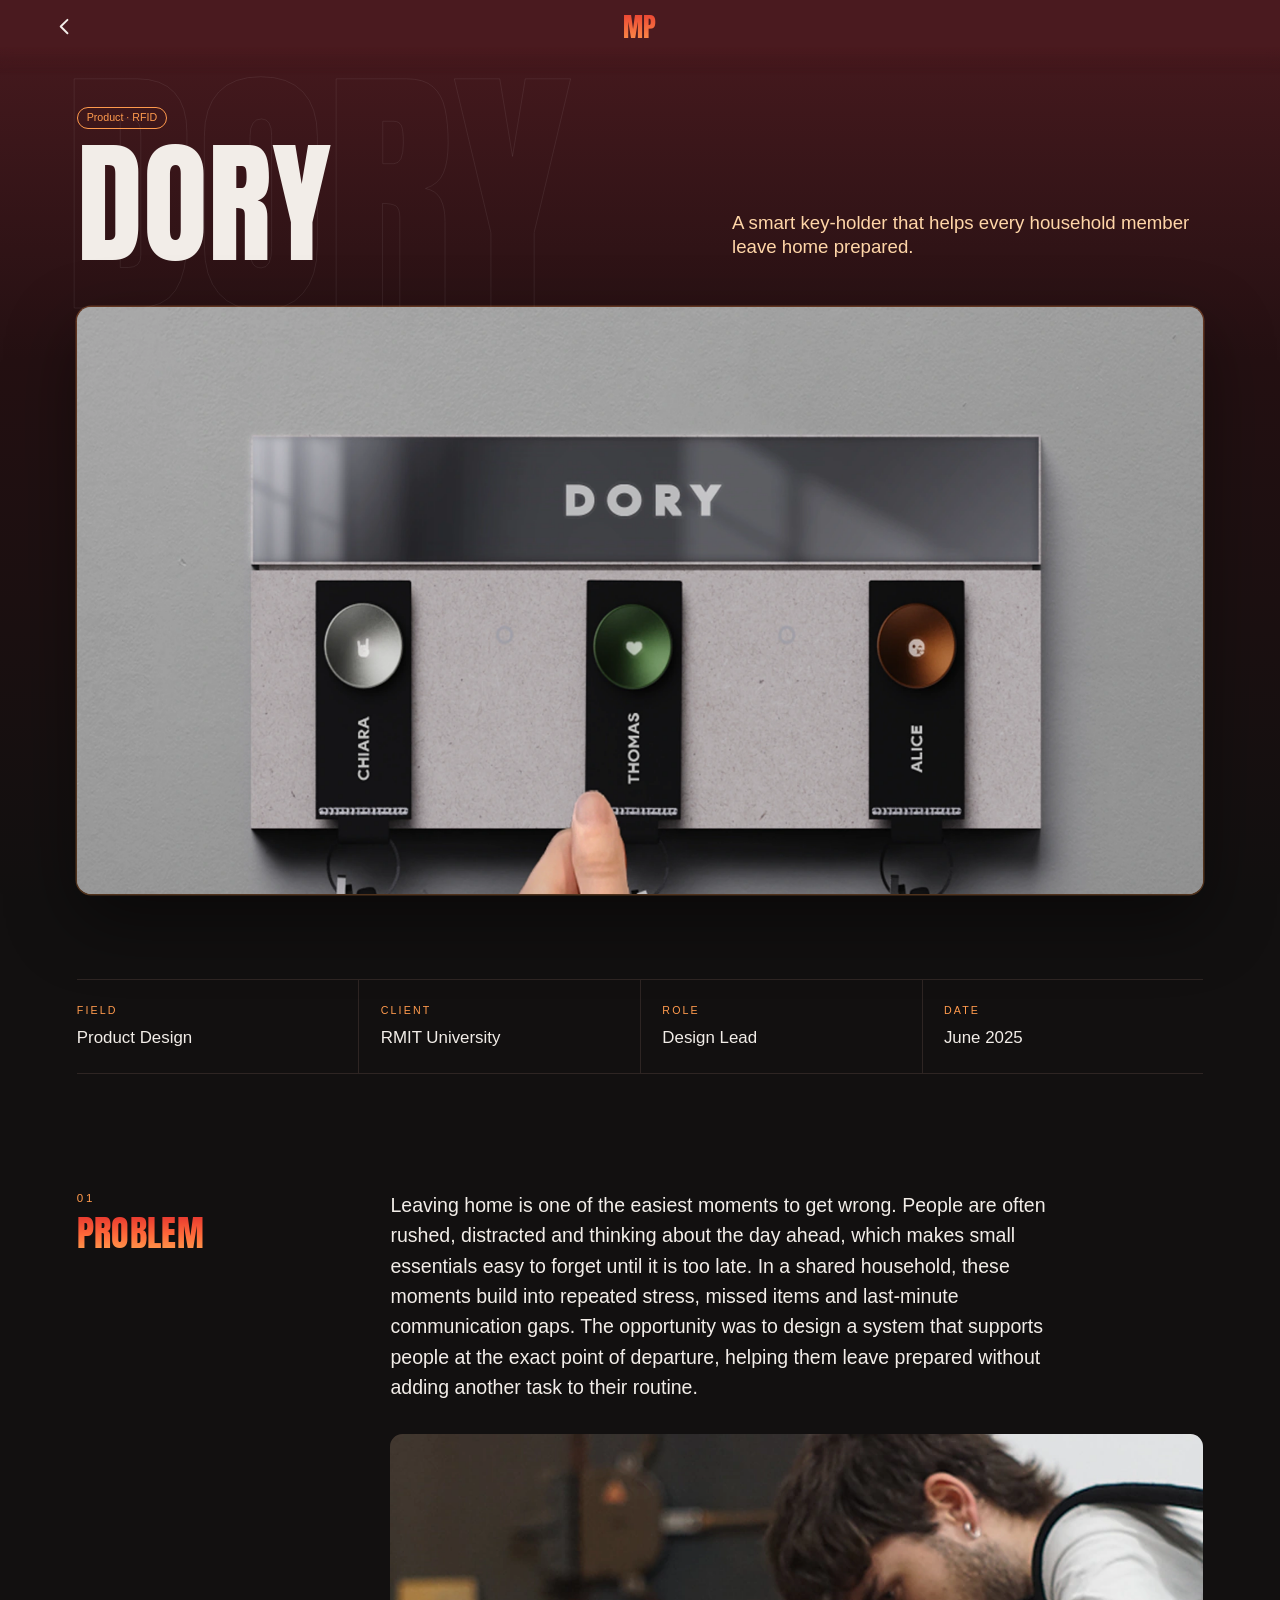
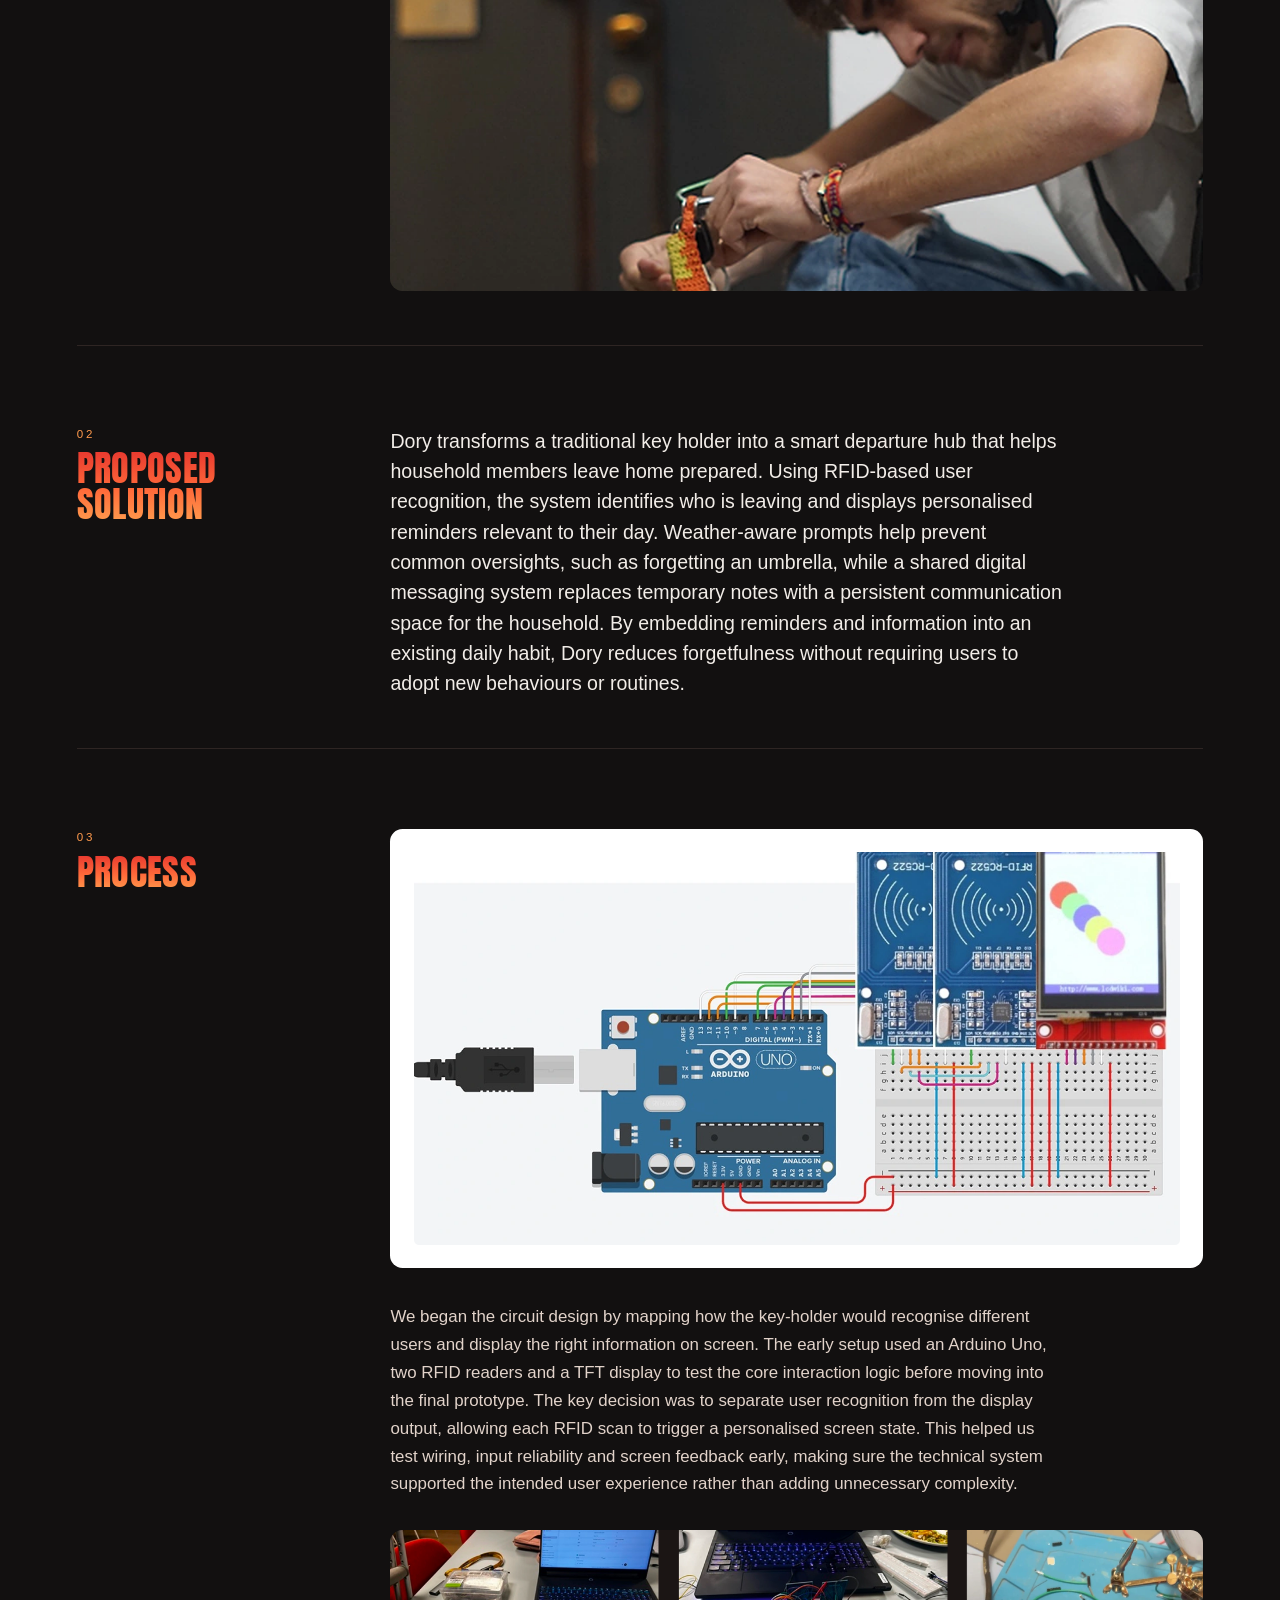
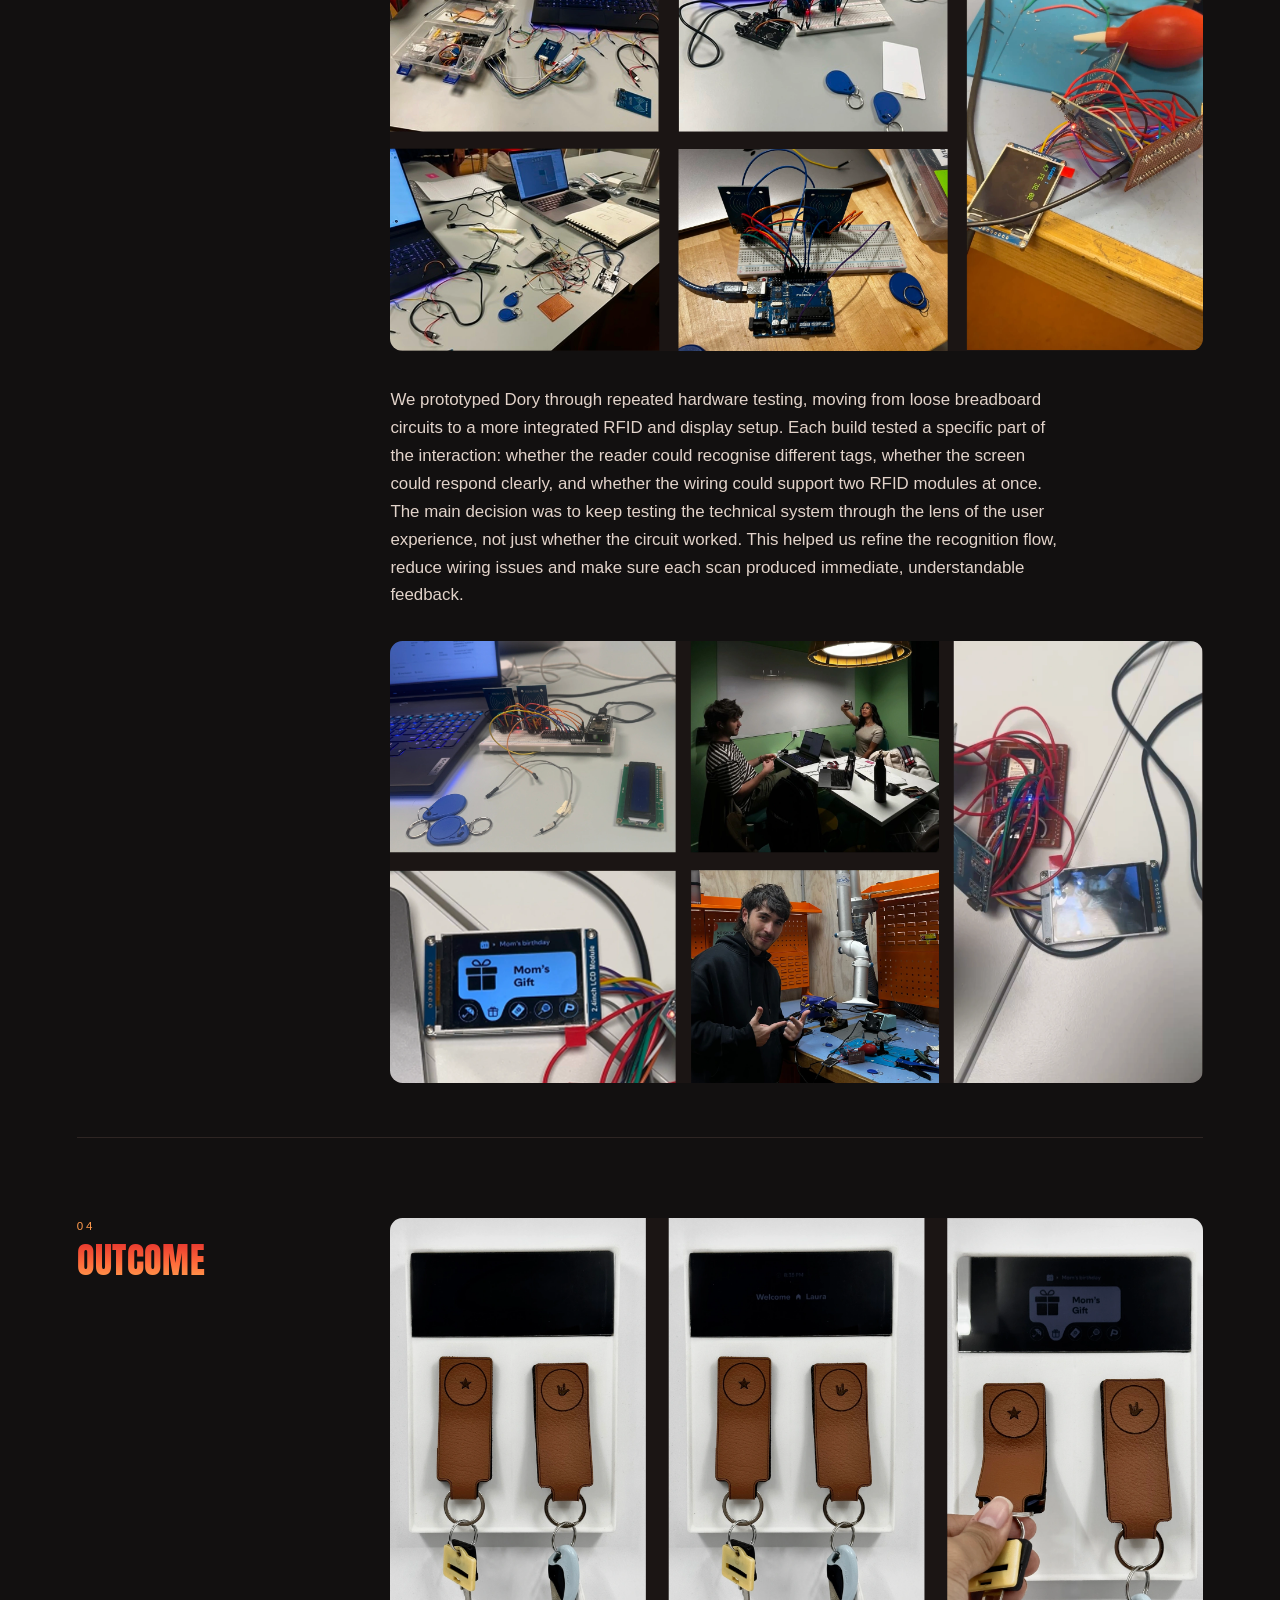
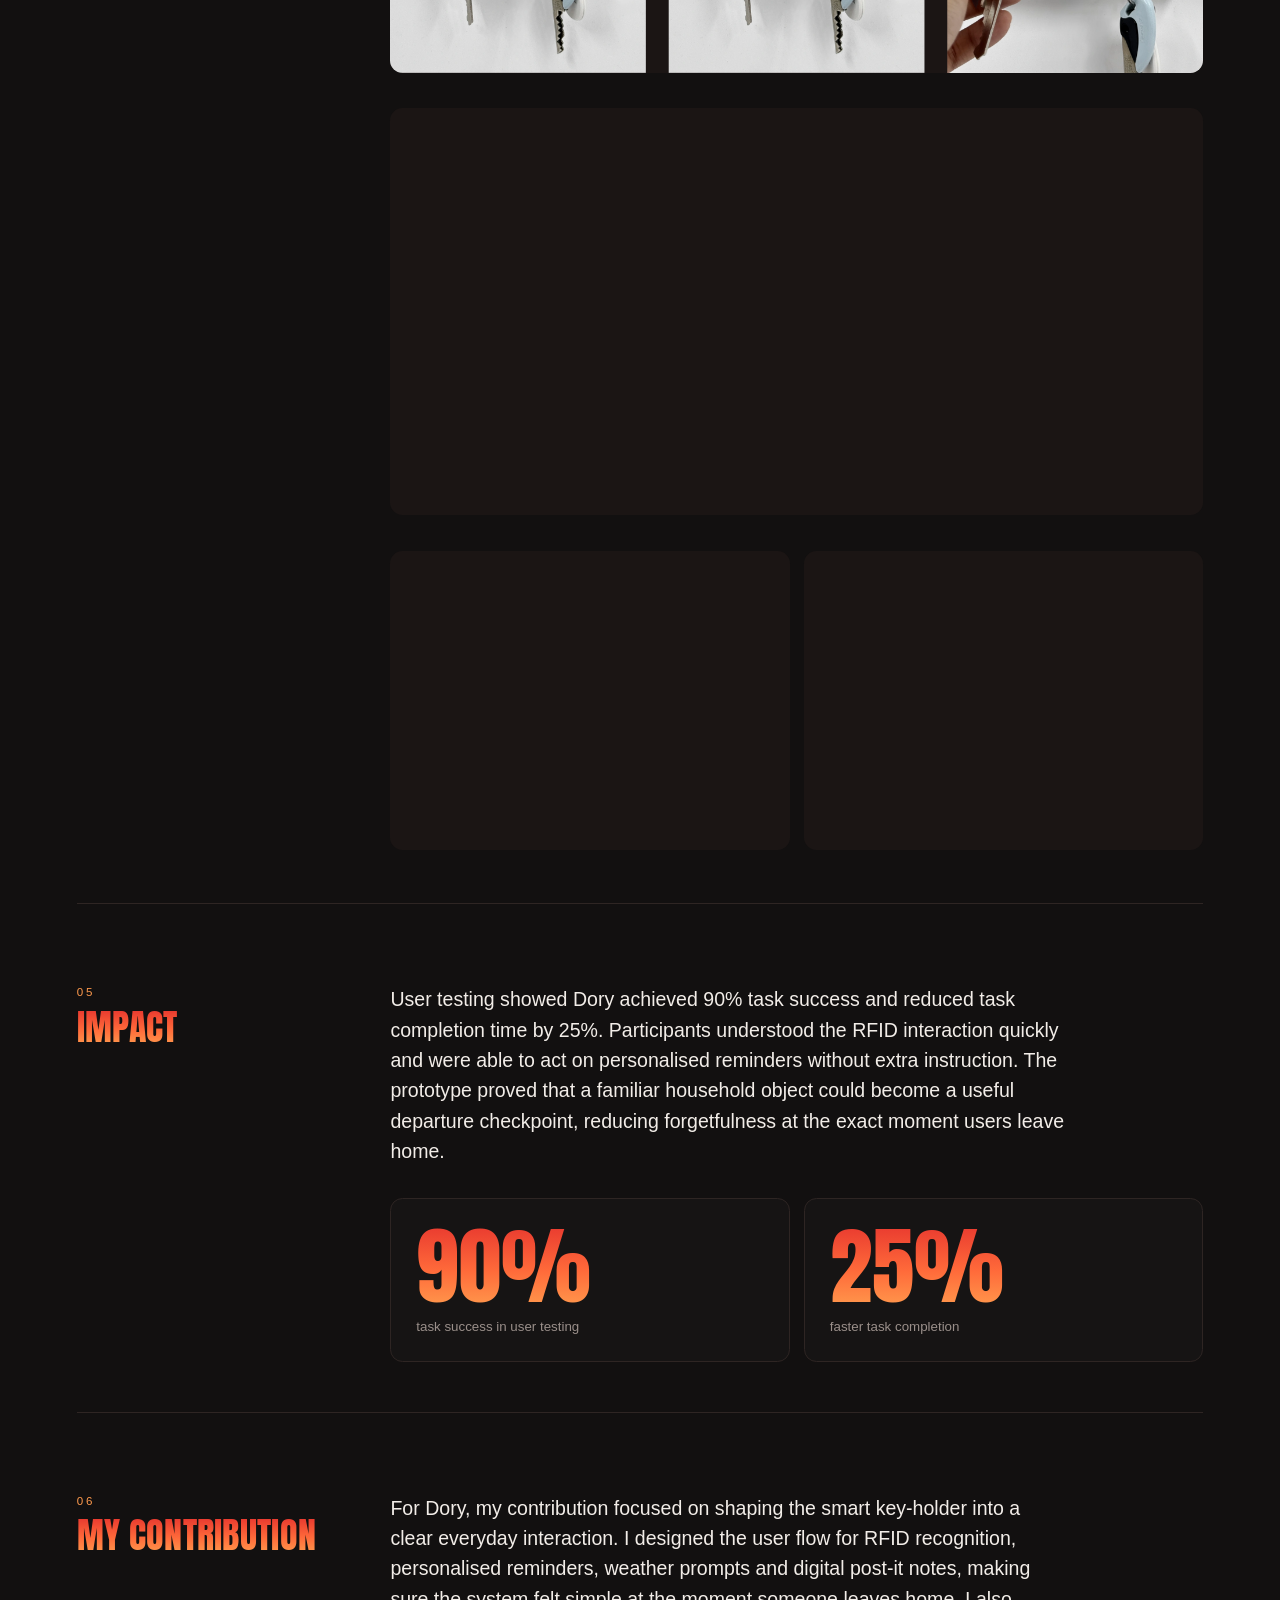
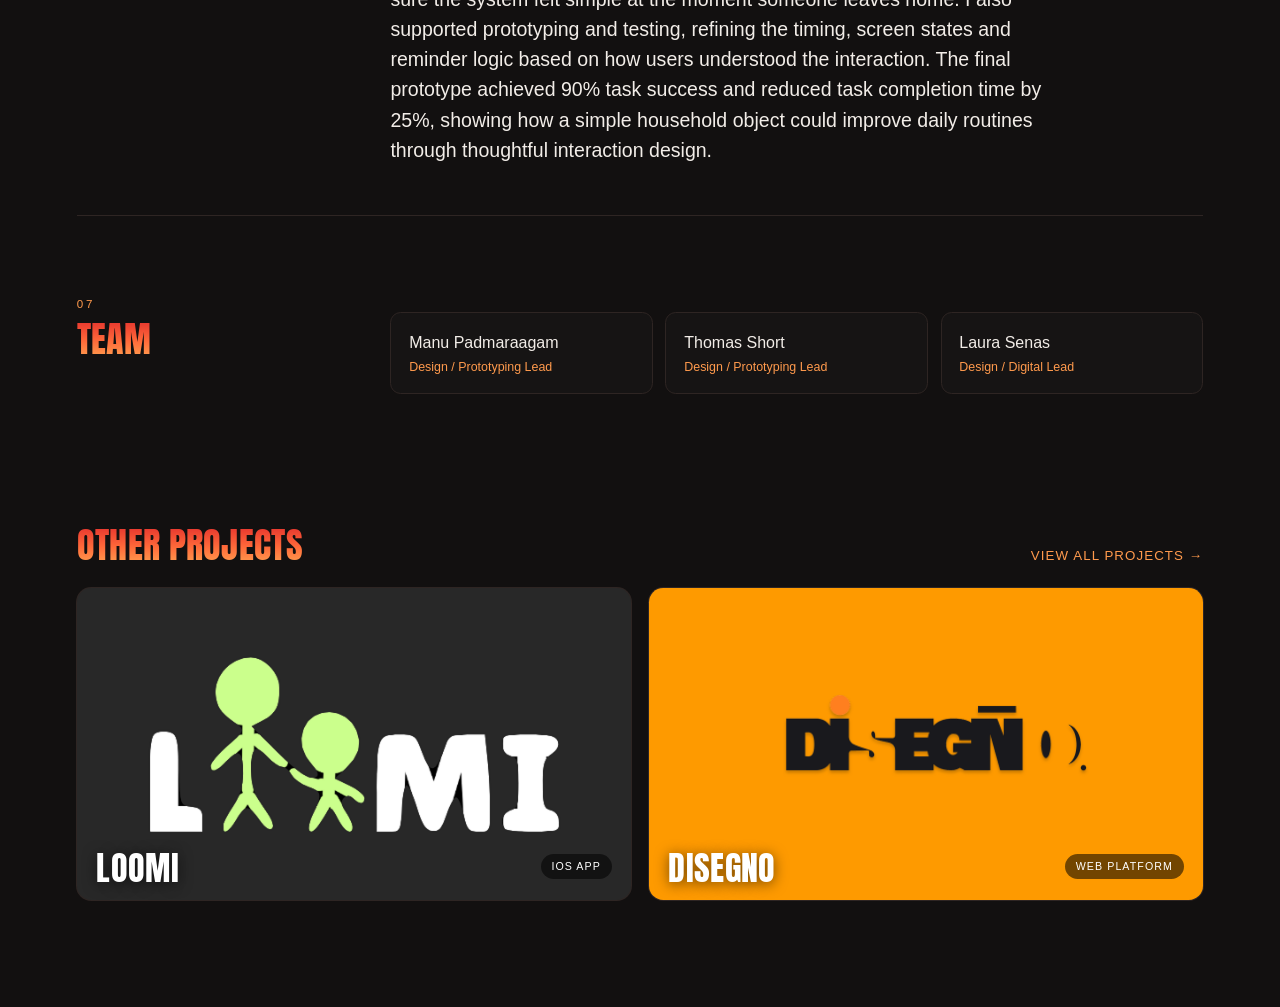
<file: projects/dory.html>
<!DOCTYPE html>
<html lang="en">
<head>
  <meta charset="utf-8">
  <meta name="viewport" content="width=device-width,initial-scale=1,viewport-fit=cover">
  <title>Dory | Manu Padmaraagam</title>
  <meta name="description" content="A smart key-holder that helps every household member leave home prepared.">
  <meta name="theme-color" content="#4A1A1F">
  <link rel="icon" href="../assets/applogo.webp">
  <link rel="preconnect" href="https://fonts.googleapis.com">
  <link rel="preconnect" href="https://fonts.gstatic.com" crossorigin>
  <link rel="stylesheet" href="https://fonts.googleapis.com/css2?family=Anton&display=swap">
  <link rel="stylesheet" href="../css/tokens.css">
  <link rel="stylesheet" href="../css/base.css">
  <link rel="stylesheet" href="../css/components.css">
  <link rel="stylesheet" href="../css/project.css">
  <script src="../js/project.js" defer></script>
</head>
<body style="--accent:#FF9A4D;--hbg:#8f8f93">
  <div class="backdrop" aria-hidden="true"></div>
  <div class="topbar" aria-hidden="true"></div>
  <div class="progress" aria-hidden="true"><i id="prog"></i></div>
  <header class="mp"><a href="../index.html" aria-label="Manu Padmaraagam, home">MP</a></header>
  <a class="back" href="../index.html#story" aria-label="Back"><svg viewBox="0 0 24 24" width="24" height="24" fill="none" stroke="currentColor" stroke-width="2" stroke-linecap="round" stroke-linejoin="round" aria-hidden="true"><path d="M15 5l-7 7 7 7"/></svg></a>

  <main>
    <section class="p-cover wide" aria-label="Dory cover">
      <span class="ghost-title" aria-hidden="true" data-par="0.10">DORY</span>
      <div class="cover-text">
        <span class="tag">Product · RFID</span>
        <h1 class="p-title display">DORY</h1>
        <p class="p-summary">A smart key-holder that helps every household member leave home prepared.</p>
      </div>
      <div class="hero" data-hero><img style="object-position:50% 38%" src="../assets/dory/hero.webp" width="2000" height="1880" alt="DORY" loading="eager" decoding="async" class="hero-img cover"></div>
    </section>

    <section class="wide"><dl class="p-meta reveal"><div><dt>Field</dt><dd>Product Design</dd></div><div><dt>Client</dt><dd>RMIT University</dd></div><div><dt>Role</dt><dd>Design Lead</dd></div><div><dt>Date</dt><dd>June 2025</dd></div></dl></section>

    <div class="wide p-sections">
<section class="sec">
  <div class="sec-label"><span class="sn">01</span><h2 class="display">PROBLEM</h2></div>
  <div class="sec-body"><p class="p-text reveal">Leaving home is one of the easiest moments to get wrong. People are often rushed, distracted and thinking about the day ahead, which makes small essentials easy to forget until it is too late. In a shared household, these moments build into repeated stress, missed items and last-minute communication gaps. The opportunity was to design a system that supports people at the exact point of departure, helping them leave prepared without adding another task to their routine.</p><figure class="fig land reveal" style="--pos:50% 38%;"><span class="f"><img src="../assets/dory/problem-1.webp" width="948" height="1060" alt="Person tying a shoe at the door" loading="lazy" decoding="async"></span></figure></div>
</section><section class="sec">
  <div class="sec-label"><span class="sn">02</span><h2 class="display">PROPOSED SOLUTION</h2></div>
  <div class="sec-body"><p class="p-text reveal">Dory transforms a traditional key holder into a smart departure hub that helps household members leave home prepared. Using RFID-based user recognition, the system identifies who is leaving and displays personalised reminders relevant to their day. Weather-aware prompts help prevent common oversights, such as forgetting an umbrella, while a shared digital messaging system replaces temporary notes with a persistent communication space for the household. By embedding reminders and information into an existing daily habit, Dory reduces forgetfulness without requiring users to adopt new behaviours or routines.</p></div>
</section><section class="sec">
  <div class="sec-label"><span class="sn">03</span><h2 class="display">PROCESS</h2></div>
  <div class="sec-body"><figure class="fig full card reveal" style="--figbg:#ffffff;"><span class="f"><img src="../assets/loomi/circuit.webp" width="1515" height="775" alt="Tinkercad circuit: Arduino Uno, two RFID readers and a TFT display" loading="lazy" decoding="async"></span></figure><p class="p-text reveal">We began the circuit design by mapping how the key-holder would recognise different users and display the right information on screen. The early setup used an Arduino Uno, two RFID readers and a TFT display to test the core interaction logic before moving into the final prototype. The key decision was to separate user recognition from the display output, allowing each RFID scan to trigger a personalised screen state. This helped us test wiring, input reliability and screen feedback early, making sure the technical system supported the intended user experience rather than adding unnecessary complexity.</p><figure class="fig full reveal"><span class="f"><img src="../assets/loomi/process-1.webp" width="2800" height="1449" alt="Breadboard and RFID testing on the bench" loading="lazy" decoding="async"></span></figure><p class="p-text reveal">We prototyped Dory through repeated hardware testing, moving from loose breadboard circuits to a more integrated RFID and display setup. Each build tested a specific part of the interaction: whether the reader could recognise different tags, whether the screen could respond clearly, and whether the wiring could support two RFID modules at once. The main decision was to keep testing the technical system through the lens of the user experience, not just whether the circuit worked. This helped us refine the recognition flow, reduce wiring issues and make sure each scan produced immediate, understandable feedback.</p><figure class="fig full reveal"><span class="f"><img src="../assets/loomi/process-2.webp" width="2800" height="1523" alt="Display, wiring and workshop assembly" loading="lazy" decoding="async"></span></figure></div>
</section><section class="sec">
  <div class="sec-label"><span class="sn">04</span><h2 class="display">OUTCOME</h2></div>
  <div class="sec-body"><figure class="fig full reveal"><span class="f"><img src="../assets/dory/outcome.webp" width="2800" height="1567" alt="Dory in use: a hand lifting keys from the holder" loading="lazy" decoding="async"></span></figure><figure class="fig full reveal"><span class="f"><img src="../assets/dory/p-3.webp" width="2800" height="1402" alt="Final prototype" loading="lazy" decoding="async"></span></figure><figure class="fig duo reveal" style="--pos:50% 30%;"><span class="f"><img src="../assets/dory/p-1.webp" width="1776" height="2976" alt="" loading="lazy" decoding="async"></span><span class="f"><img src="../assets/dory/p-2.webp" width="1768" height="2968" alt="" loading="lazy" decoding="async"></span></figure></div>
</section>
<section class="sec">
  <div class="sec-label"><span class="sn">05</span><h2 class="display">IMPACT</h2></div>
  <div class="sec-body"><p class="p-text reveal">User testing showed Dory achieved 90% task success and reduced task completion time by 25%. Participants understood the RFID interaction quickly and were able to act on personalised reminders without extra instruction. The prototype proved that a familiar household object could become a useful departure checkpoint, reducing forgetfulness at the exact moment users leave home.</p><div class="stats reveal"><div class="stat"><b class="display grad">90%</b><span>task success in user testing</span></div><div class="stat"><b class="display grad">25%</b><span>faster task completion</span></div></div></div>
</section>
<section class="sec">
  <div class="sec-label"><span class="sn">06</span><h2 class="display">MY CONTRIBUTION</h2></div>
  <div class="sec-body"><p class="p-text reveal">For Dory, my contribution focused on shaping the smart key-holder into a clear everyday interaction. I designed the user flow for RFID recognition, personalised reminders, weather prompts and digital post-it notes, making sure the system felt simple at the moment someone leaves home. I also supported prototyping and testing, refining the timing, screen states and reminder logic based on how users understood the interaction. The final prototype achieved 90% task success and reduced task completion time by 25%, showing how a simple household object could improve daily routines through thoughtful interaction design.</p></div>
</section>
<section class="sec">
  <div class="sec-label"><span class="sn">07</span><h2 class="display">TEAM</h2></div>
  <div class="sec-body"><ul class="team reveal"><li><b>Manu Padmaraagam</b><span>Design / Prototyping Lead</span></li><li><b>Thomas Short</b><span>Design / Prototyping Lead</span></li><li><b>Laura Senas</b><span>Design / Digital Lead</span></li></ul></div>
</section>
    </div>

    <section class="wide more" aria-labelledby="more-h">
      <div class="more-head reveal"><h2 id="more-h" class="display">OTHER PROJECTS</h2><a href="all.html">View all projects &rarr;</a></div>
      <div class="more-grid"><a class="other reveal" href="loomi.html" style="--bg:#282828;--c:#BDF56F"><span class="oi"><img src="../assets/loomi/logo.png" width="581" height="316" alt="LOOMI" loading="lazy" decoding="async"></span><span class="on display">LOOMI</span><span class="ot">iOS app</span></a><a class="other reveal" href="disegno.html" style="--bg:#FE9A00;--c:#FF9500"><span class="oi"><img src="../assets/disegno/logo.png" width="1006" height="566" alt="DISEGNO" loading="lazy" decoding="async"></span><span class="on display">DISEGNO</span><span class="ot">Web platform</span></a></div>
    </section>
  </main>
</body>
</html>
</file>
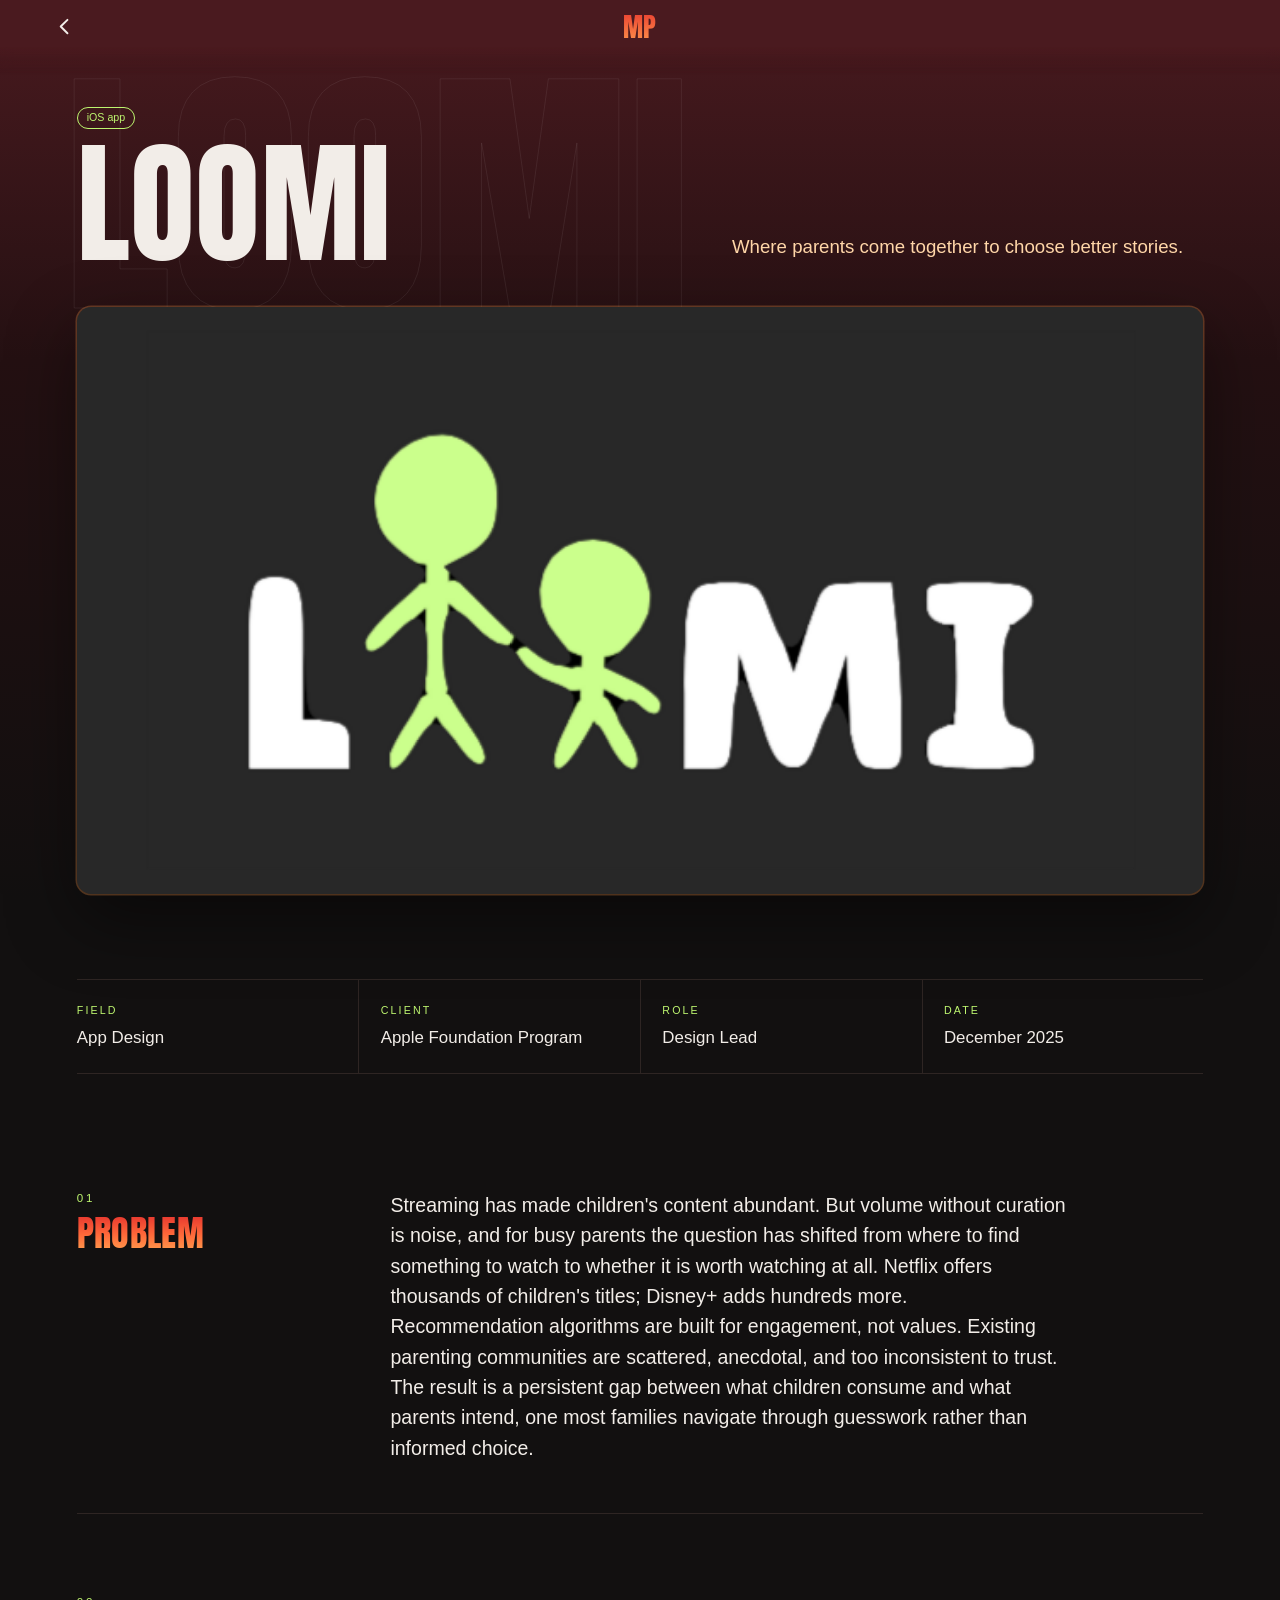
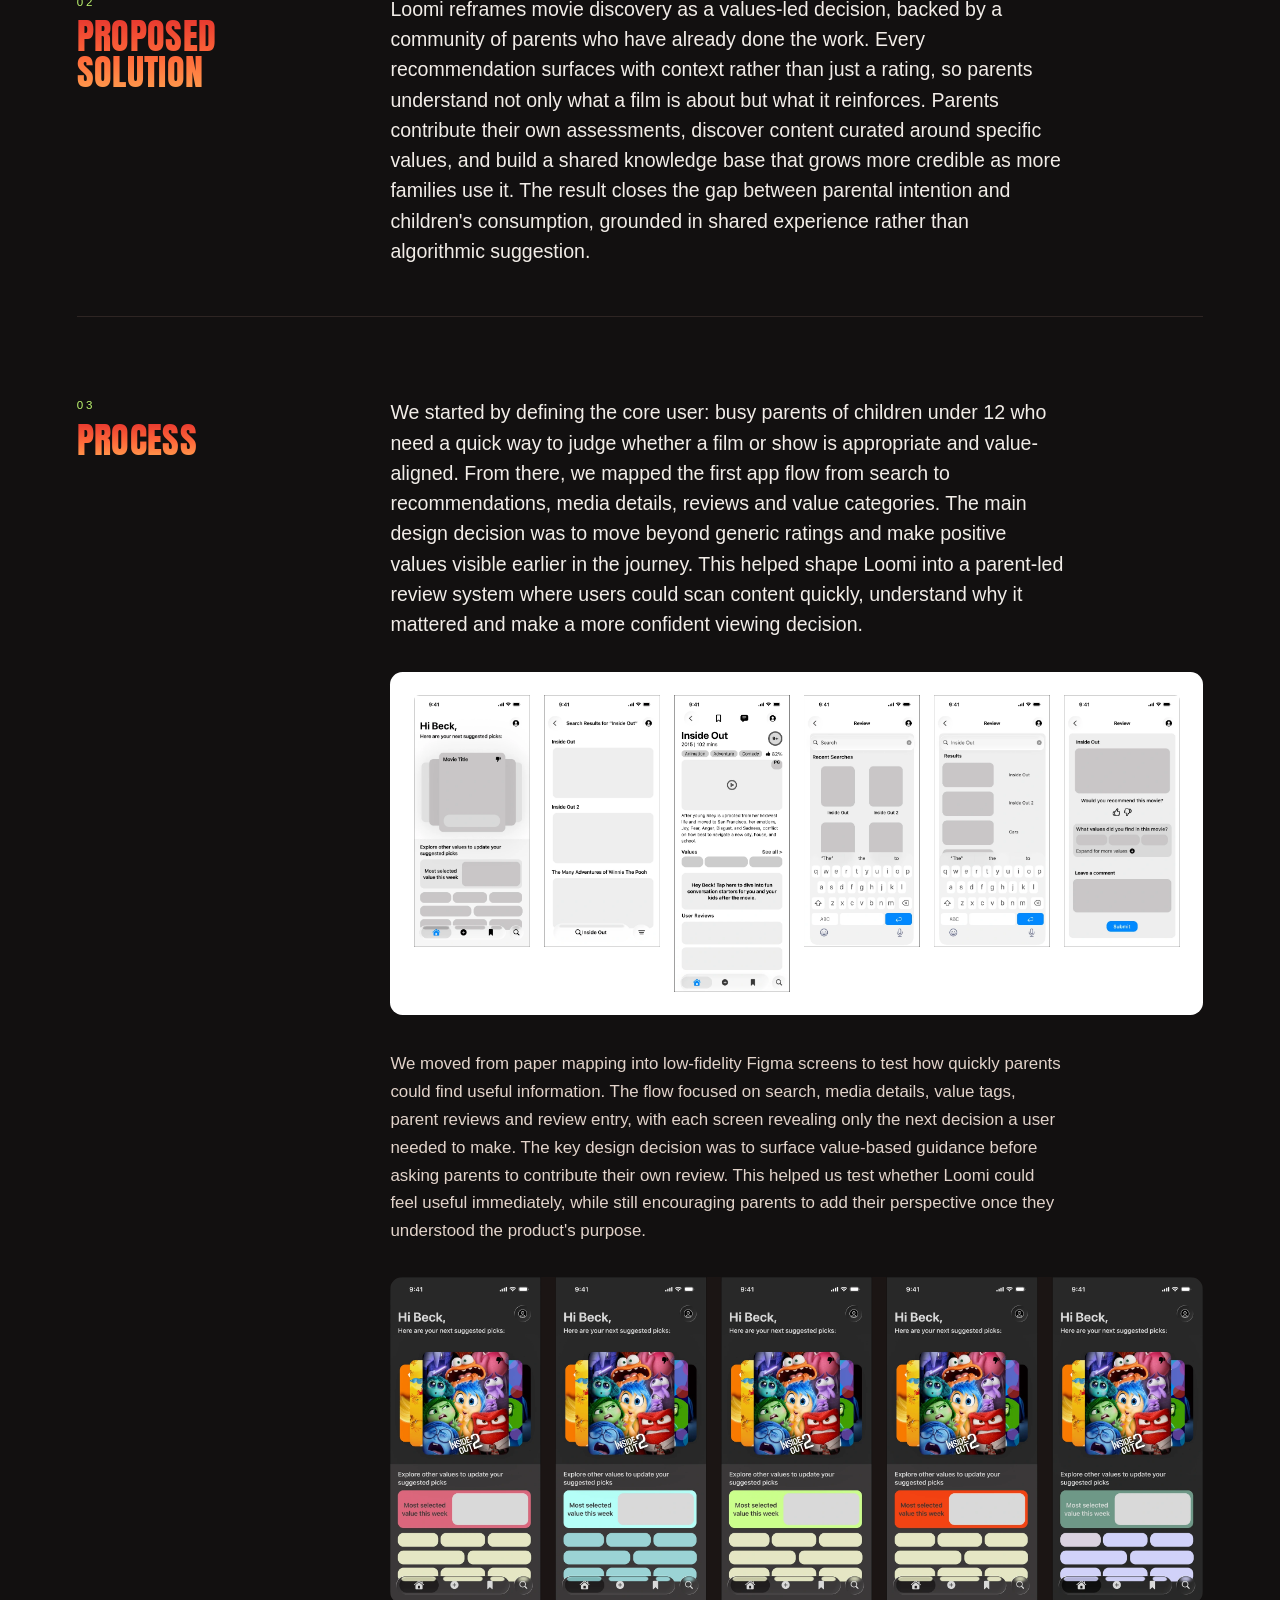
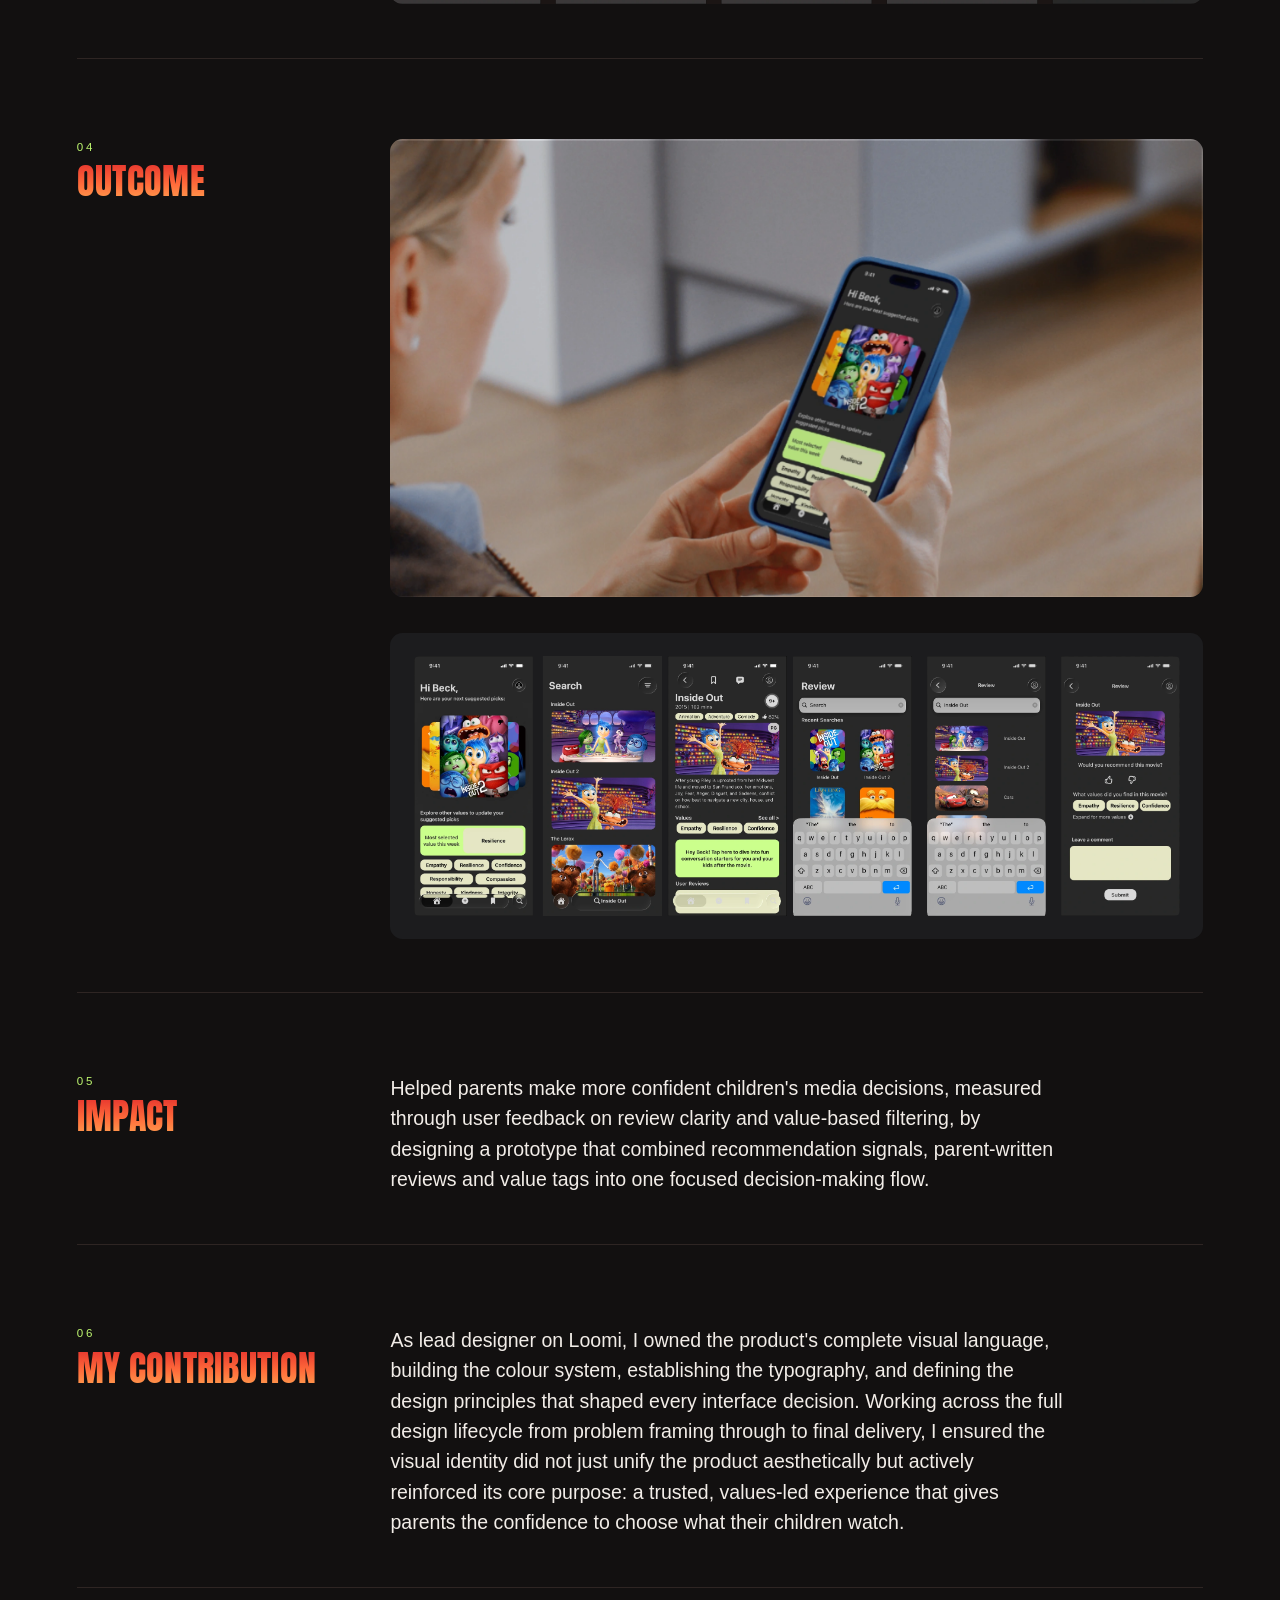
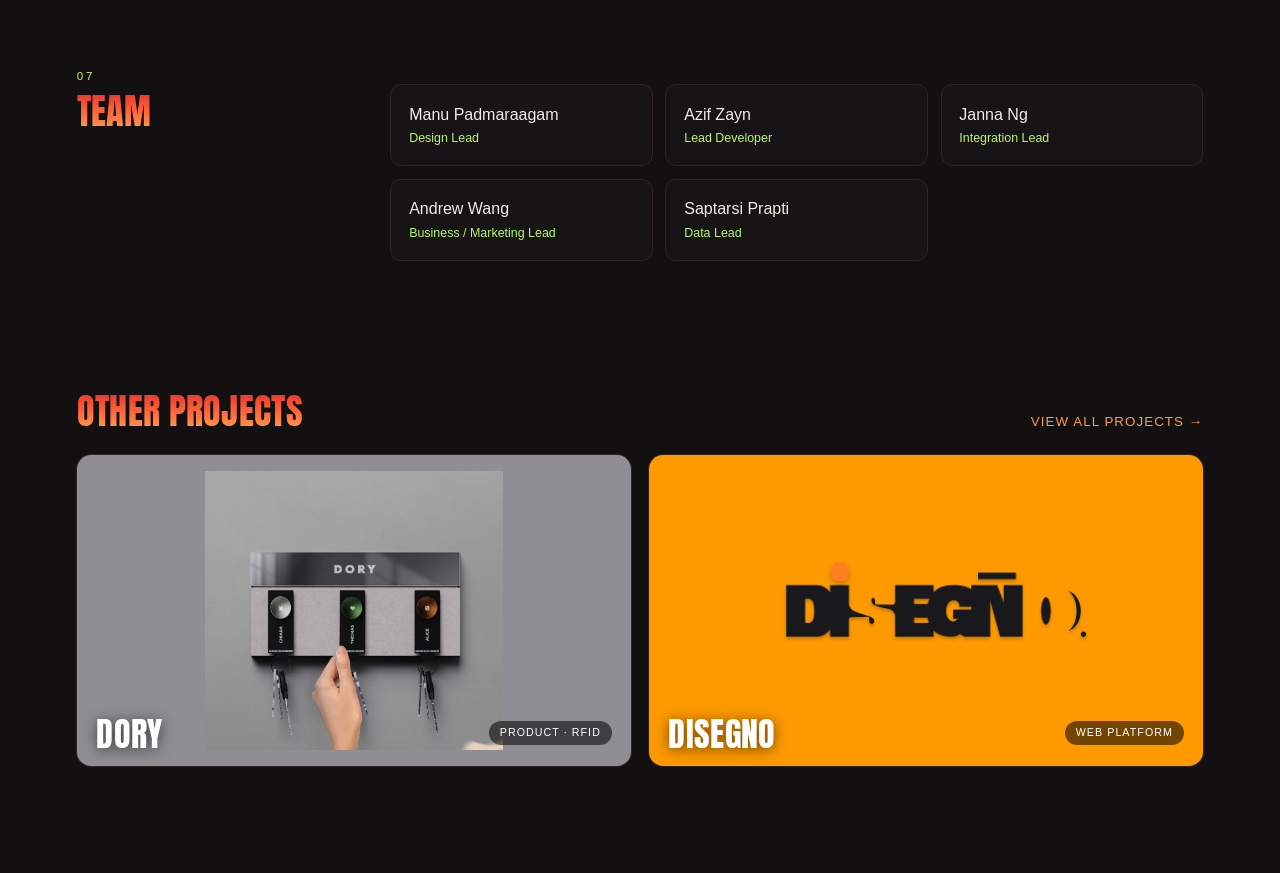
<file: projects/loomi.html>
<!DOCTYPE html>
<html lang="en">
<head>
  <meta charset="utf-8">
  <meta name="viewport" content="width=device-width,initial-scale=1,viewport-fit=cover">
  <title>Loomi | Manu Padmaraagam</title>
  <meta name="description" content="Where parents come together to choose better stories.">
  <meta name="theme-color" content="#4A1A1F">
  <link rel="icon" href="../assets/applogo.webp">
  <link rel="preconnect" href="https://fonts.googleapis.com">
  <link rel="preconnect" href="https://fonts.gstatic.com" crossorigin>
  <link rel="stylesheet" href="https://fonts.googleapis.com/css2?family=Anton&display=swap">
  <link rel="stylesheet" href="../css/tokens.css">
  <link rel="stylesheet" href="../css/base.css">
  <link rel="stylesheet" href="../css/components.css">
  <link rel="stylesheet" href="../css/project.css">
  <script src="../js/project.js" defer></script>
</head>
<body style="--accent:#BDF56F;--hbg:#282828">
  <div class="backdrop" aria-hidden="true"></div>
  <div class="topbar" aria-hidden="true"></div>
  <div class="progress" aria-hidden="true"><i id="prog"></i></div>
  <header class="mp"><a href="../index.html" aria-label="Manu Padmaraagam, home">MP</a></header>
  <a class="back" href="../index.html#story" aria-label="Back"><svg viewBox="0 0 24 24" width="24" height="24" fill="none" stroke="currentColor" stroke-width="2" stroke-linecap="round" stroke-linejoin="round" aria-hidden="true"><path d="M15 5l-7 7 7 7"/></svg></a>

  <main>
    <section class="p-cover wide" aria-label="Loomi cover">
      <span class="ghost-title" aria-hidden="true" data-par="0.10">LOOMI</span>
      <div class="cover-text">
        <span class="tag">iOS app</span>
        <h1 class="p-title display">LOOMI</h1>
        <p class="p-summary">Where parents come together to choose better stories.</p>
      </div>
      <div class="hero" data-hero><img src="../assets/loomi/logo.png" width="581" height="316" alt="LOOMI" loading="eager" decoding="async" class="hero-img contain"></div>
    </section>

    <section class="wide"><dl class="p-meta reveal"><div><dt>Field</dt><dd>App Design</dd></div><div><dt>Client</dt><dd>Apple Foundation Program</dd></div><div><dt>Role</dt><dd>Design Lead</dd></div><div><dt>Date</dt><dd>December 2025</dd></div></dl></section>

    <div class="wide p-sections">
<section class="sec">
  <div class="sec-label"><span class="sn">01</span><h2 class="display">PROBLEM</h2></div>
  <div class="sec-body"><p class="p-text reveal">Streaming has made children&#x27;s content abundant. But volume without curation is noise, and for busy parents the question has shifted from where to find something to watch to whether it is worth watching at all. Netflix offers thousands of children&#x27;s titles; Disney+ adds hundreds more. Recommendation algorithms are built for engagement, not values. Existing parenting communities are scattered, anecdotal, and too inconsistent to trust. The result is a persistent gap between what children consume and what parents intend, one most families navigate through guesswork rather than informed choice.</p></div>
</section><section class="sec">
  <div class="sec-label"><span class="sn">02</span><h2 class="display">PROPOSED SOLUTION</h2></div>
  <div class="sec-body"><p class="p-text reveal">Loomi reframes movie discovery as a values-led decision, backed by a community of parents who have already done the work. Every recommendation surfaces with context rather than just a rating, so parents understand not only what a film is about but what it reinforces. Parents contribute their own assessments, discover content curated around specific values, and build a shared knowledge base that grows more credible as more families use it. The result closes the gap between parental intention and children&#x27;s consumption, grounded in shared experience rather than algorithmic suggestion.</p></div>
</section><section class="sec">
  <div class="sec-label"><span class="sn">03</span><h2 class="display">PROCESS</h2></div>
  <div class="sec-body"><p class="p-text reveal">We started by defining the core user: busy parents of children under 12 who need a quick way to judge whether a film or show is appropriate and value-aligned. From there, we mapped the first app flow from search to recommendations, media details, reviews and value categories. The main design decision was to move beyond generic ratings and make positive values visible earlier in the journey. This helped shape Loomi into a parent-led review system where users could scan content quickly, understand why it mattered and make a more confident viewing decision.</p><figure class="fig full card reveal" style="--figbg:#ffffff;"><span class="f"><img src="../assets/loomi/plain-workflow.webp" width="2661" height="1030" alt="Low-fidelity Figma screens" loading="lazy" decoding="async"></span></figure><p class="p-text reveal">We moved from paper mapping into low-fidelity Figma screens to test how quickly parents could find useful information. The flow focused on search, media details, value tags, parent reviews and review entry, with each screen revealing only the next decision a user needed to make. The key design decision was to surface value-based guidance before asking parents to contribute their own review. This helped us test whether Loomi could feel useful immediately, while still encouraging parents to add their perspective once they understood the product&#x27;s purpose.</p><figure class="fig full reveal"><span class="f"><img src="../assets/loomi/color-tests.webp" width="2800" height="1127" alt="Colour system exploration" loading="lazy" decoding="async"></span></figure></div>
</section><section class="sec">
  <div class="sec-label"><span class="sn">04</span><h2 class="display">OUTCOME</h2></div>
  <div class="sec-body"><figure class="fig full reveal"><span class="f"><img src="../assets/loomi/hero.webp" width="1922" height="1085" alt="Parent using Loomi" loading="lazy" decoding="async"></span></figure><figure class="fig full card reveal" style="--figbg:#1c1c1e;"><span class="f"><img src="../assets/loomi/final.webp" width="2583" height="874" alt="Final Loomi screens" loading="lazy" decoding="async"></span></figure></div>
</section>
<section class="sec">
  <div class="sec-label"><span class="sn">05</span><h2 class="display">IMPACT</h2></div>
  <div class="sec-body"><p class="p-text reveal">Helped parents make more confident children&#x27;s media decisions, measured through user feedback on review clarity and value-based filtering, by designing a prototype that combined recommendation signals, parent-written reviews and value tags into one focused decision-making flow.</p></div>
</section>
<section class="sec">
  <div class="sec-label"><span class="sn">06</span><h2 class="display">MY CONTRIBUTION</h2></div>
  <div class="sec-body"><p class="p-text reveal">As lead designer on Loomi, I owned the product&#x27;s complete visual language, building the colour system, establishing the typography, and defining the design principles that shaped every interface decision. Working across the full design lifecycle from problem framing through to final delivery, I ensured the visual identity did not just unify the product aesthetically but actively reinforced its core purpose: a trusted, values-led experience that gives parents the confidence to choose what their children watch.</p></div>
</section>
<section class="sec">
  <div class="sec-label"><span class="sn">07</span><h2 class="display">TEAM</h2></div>
  <div class="sec-body"><ul class="team reveal"><li><b>Manu Padmaraagam</b><span>Design Lead</span></li><li><b>Azif Zayn</b><span>Lead Developer</span></li><li><b>Janna Ng</b><span>Integration Lead</span></li><li><b>Andrew Wang</b><span>Business / Marketing Lead</span></li><li><b>Saptarsi Prapti</b><span>Data Lead</span></li></ul></div>
</section>
    </div>

    <section class="wide more" aria-labelledby="more-h">
      <div class="more-head reveal"><h2 id="more-h" class="display">OTHER PROJECTS</h2><a href="all.html">View all projects &rarr;</a></div>
      <div class="more-grid"><a class="other reveal" href="dory.html" style="--bg:#8f8f93;--c:#8f8f93"><span class="oi"><img src="../assets/dory/hero.webp" width="2000" height="1880" alt="DORY" loading="lazy" decoding="async"></span><span class="on display">DORY</span><span class="ot">Product · RFID</span></a><a class="other reveal" href="disegno.html" style="--bg:#FE9A00;--c:#FF9500"><span class="oi"><img src="../assets/disegno/logo.png" width="1006" height="566" alt="DISEGNO" loading="lazy" decoding="async"></span><span class="on display">DISEGNO</span><span class="ot">Web platform</span></a></div>
    </section>
  </main>
</body>
</html>
</file>
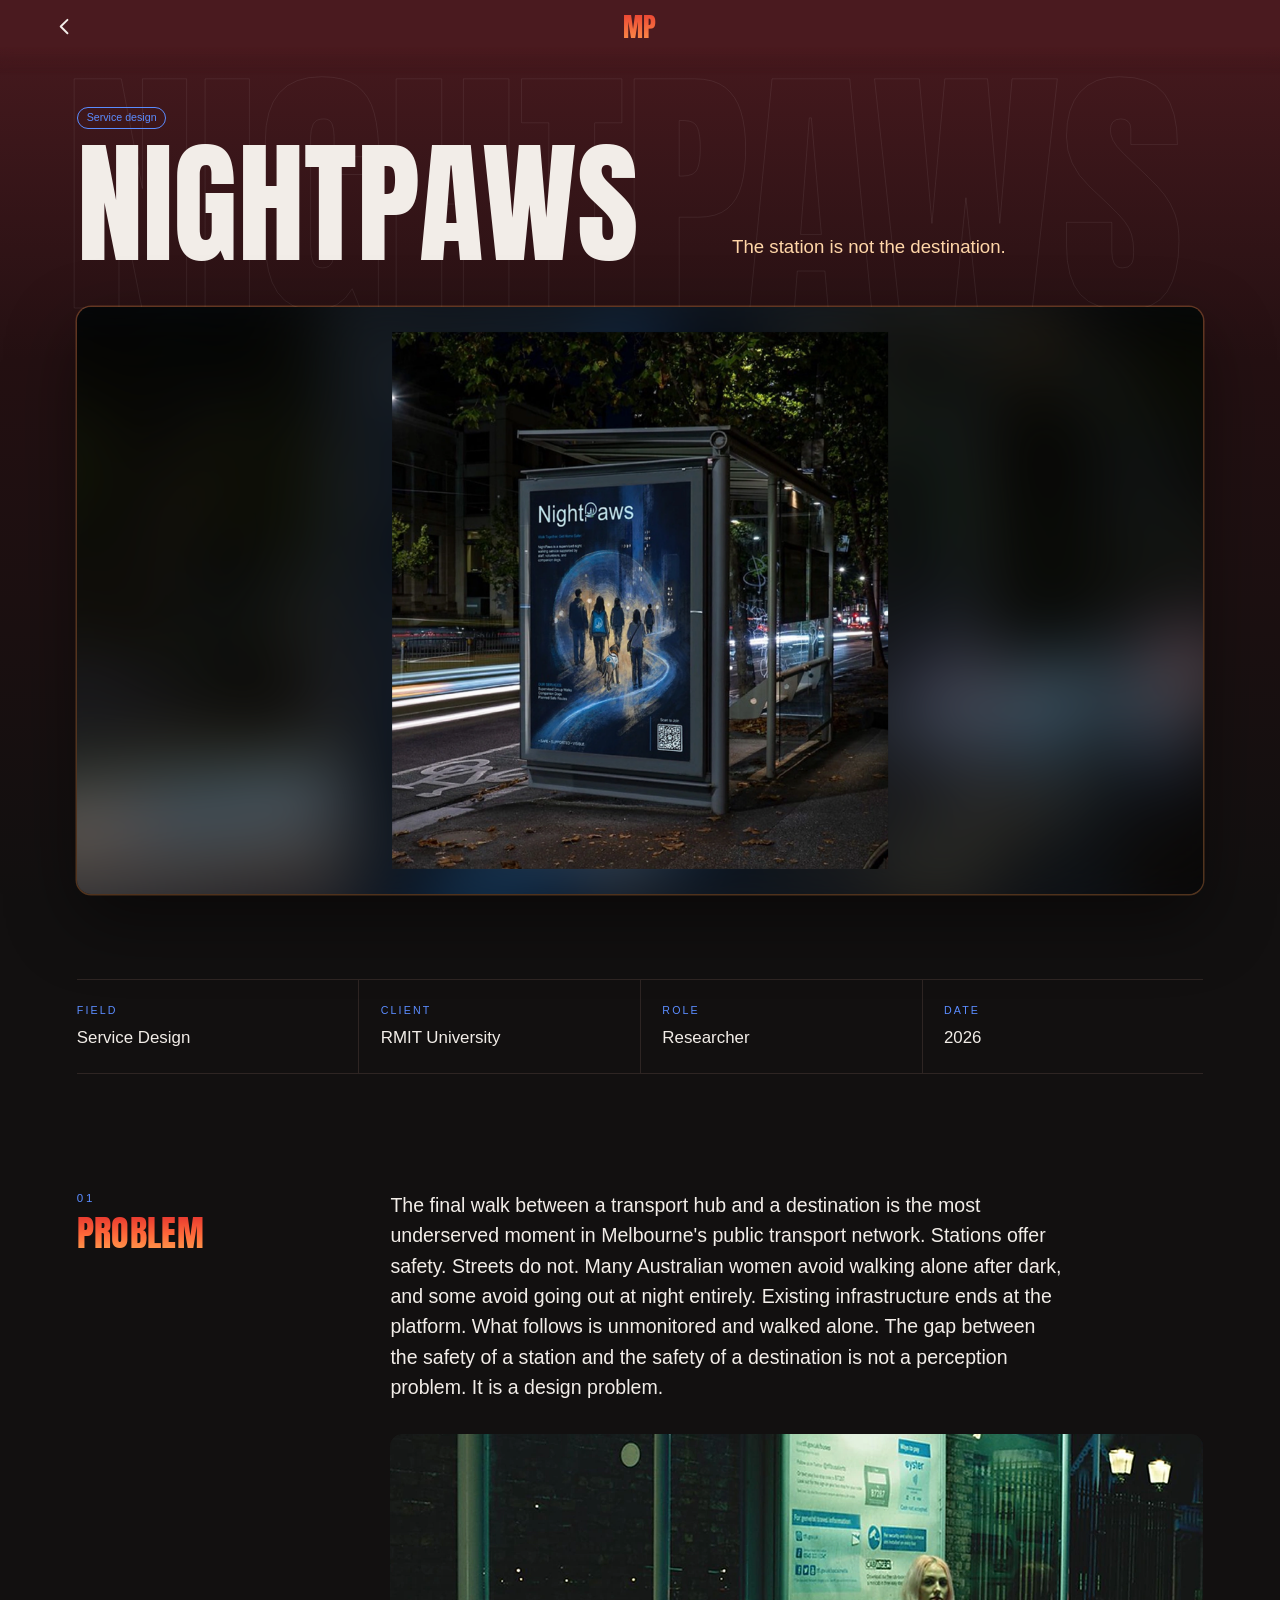
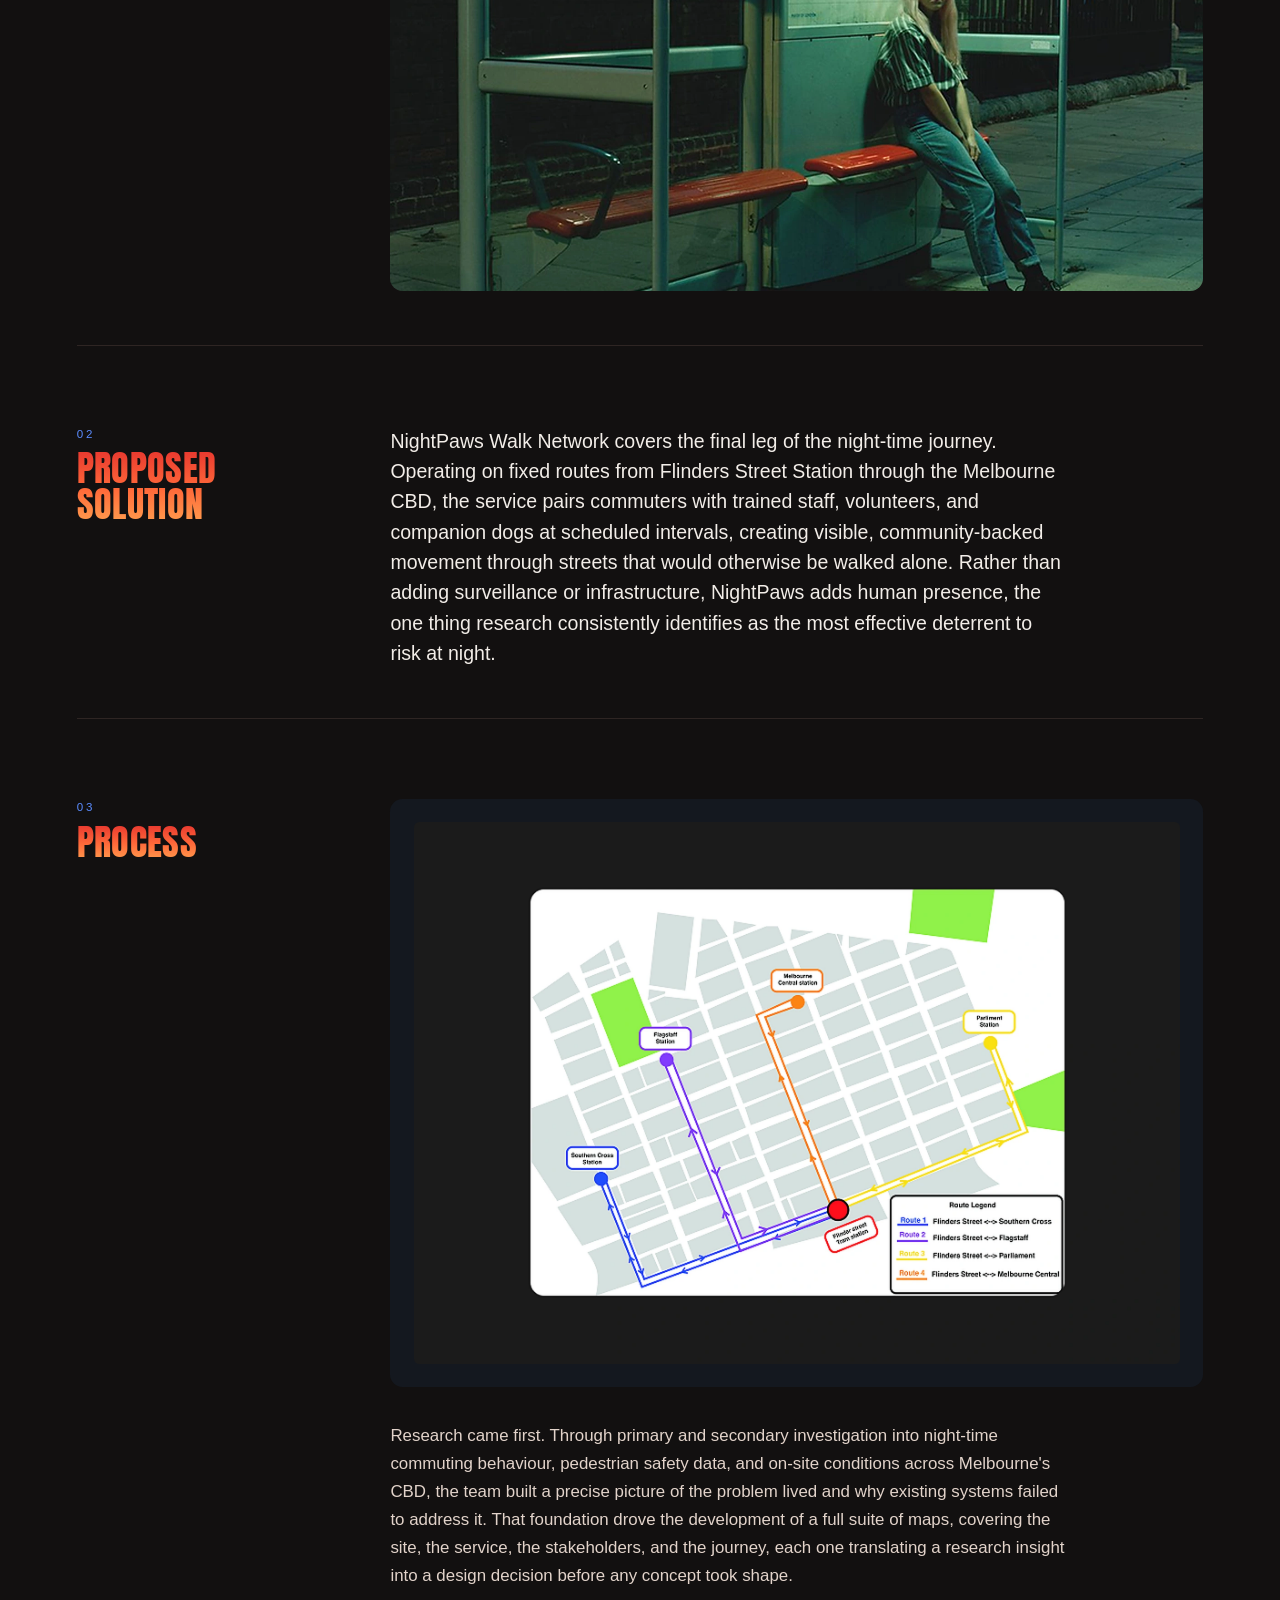
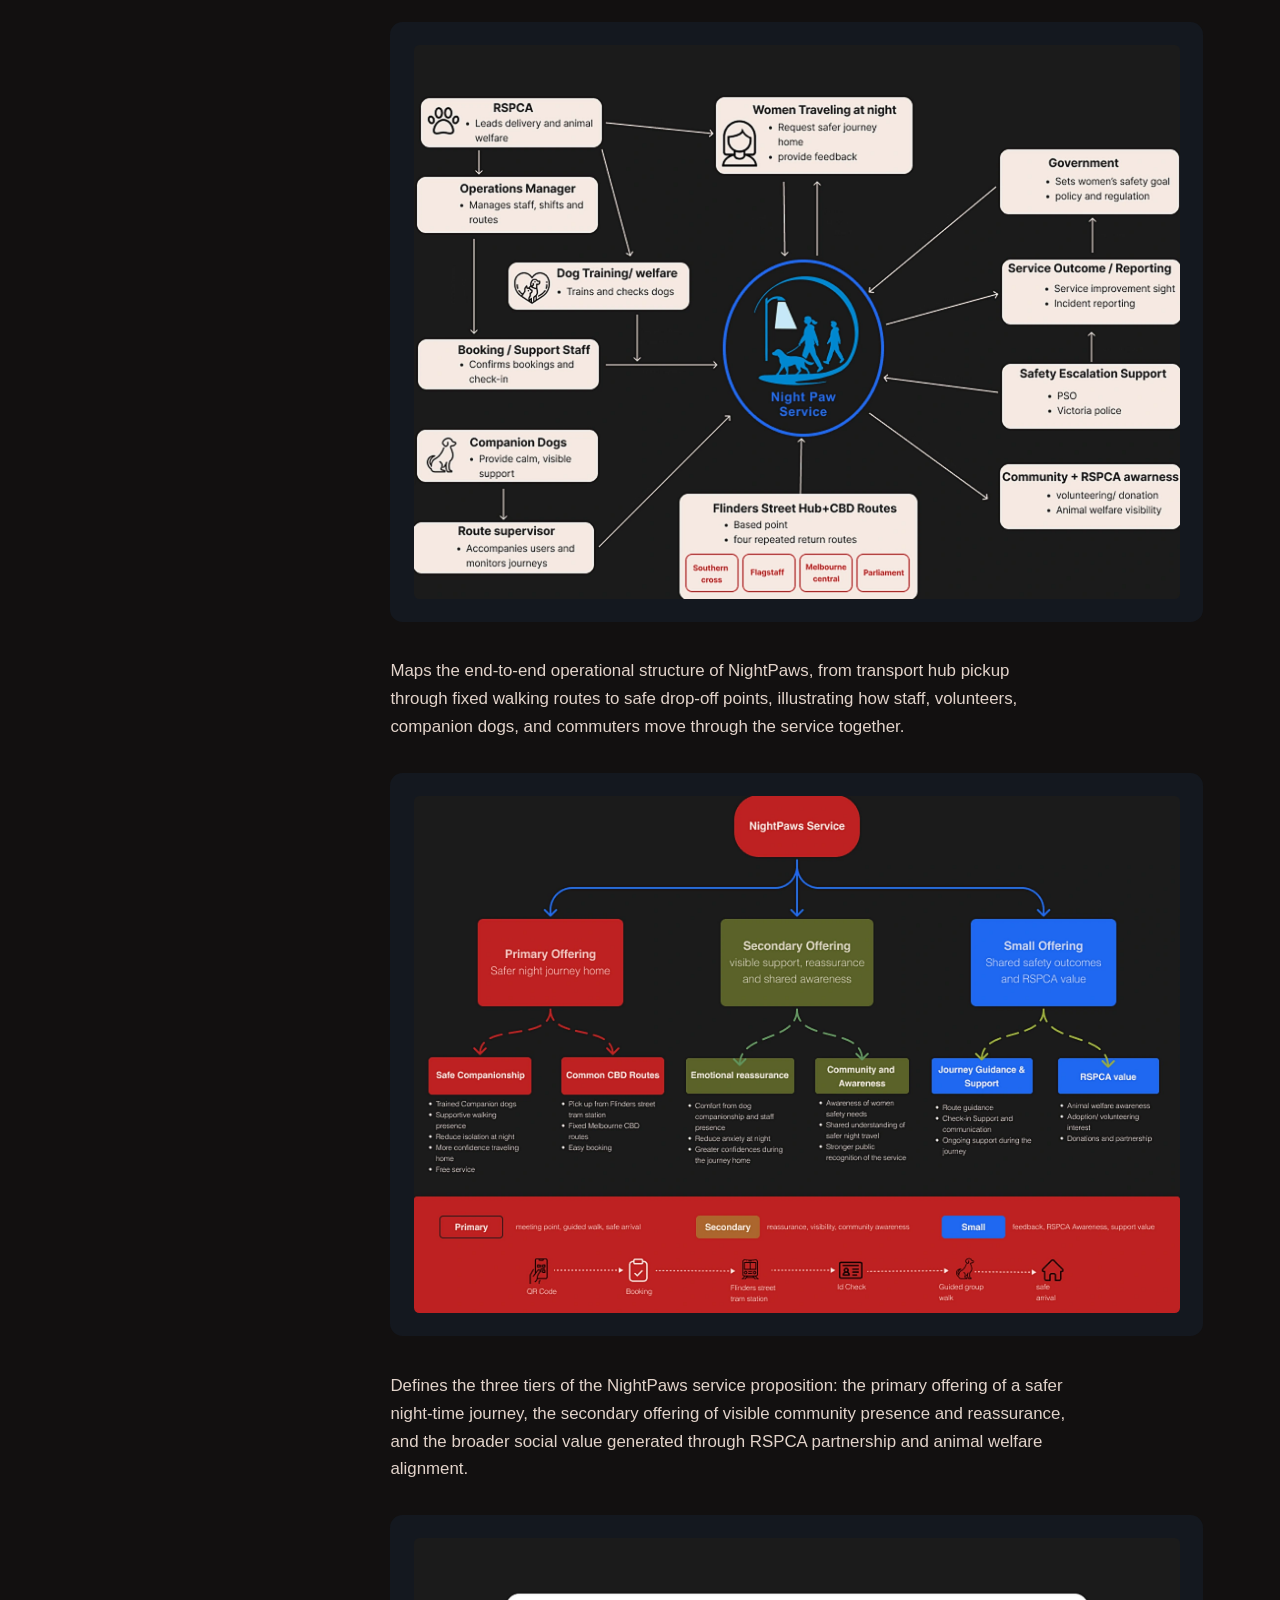
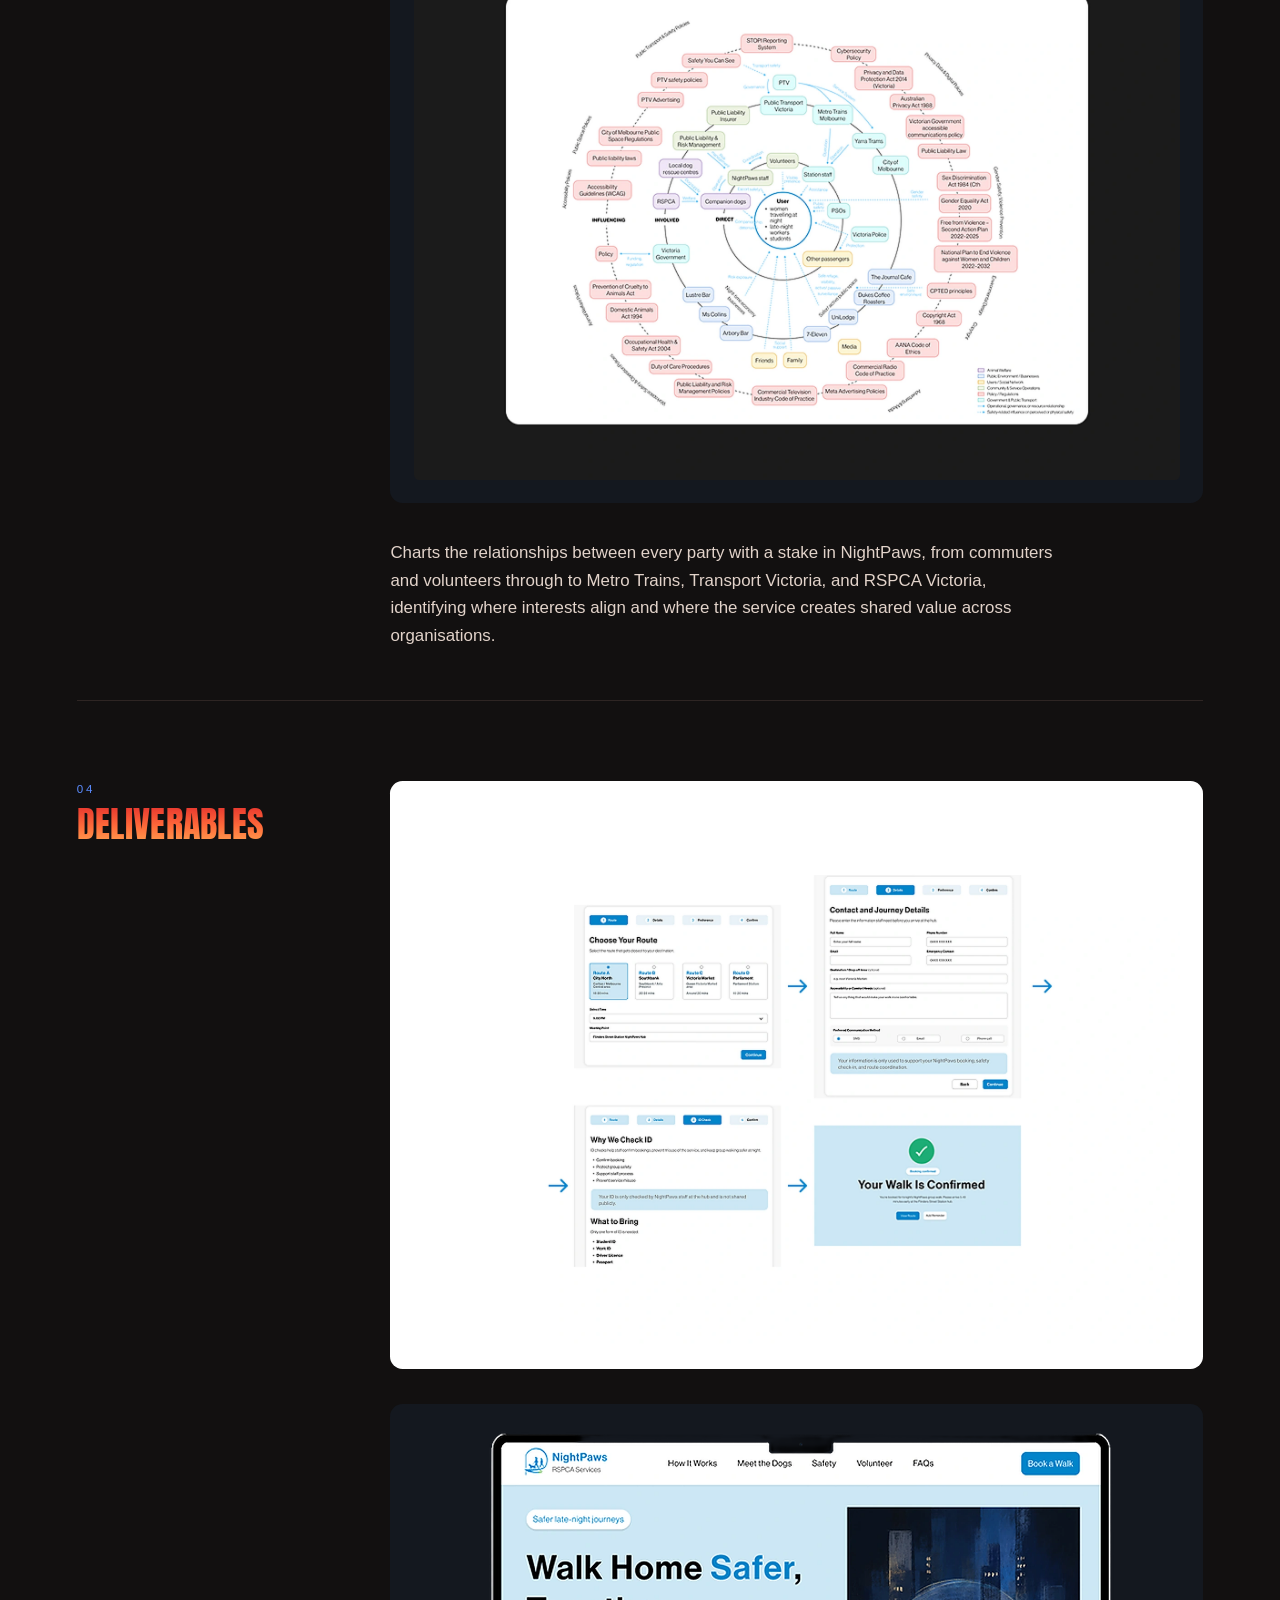
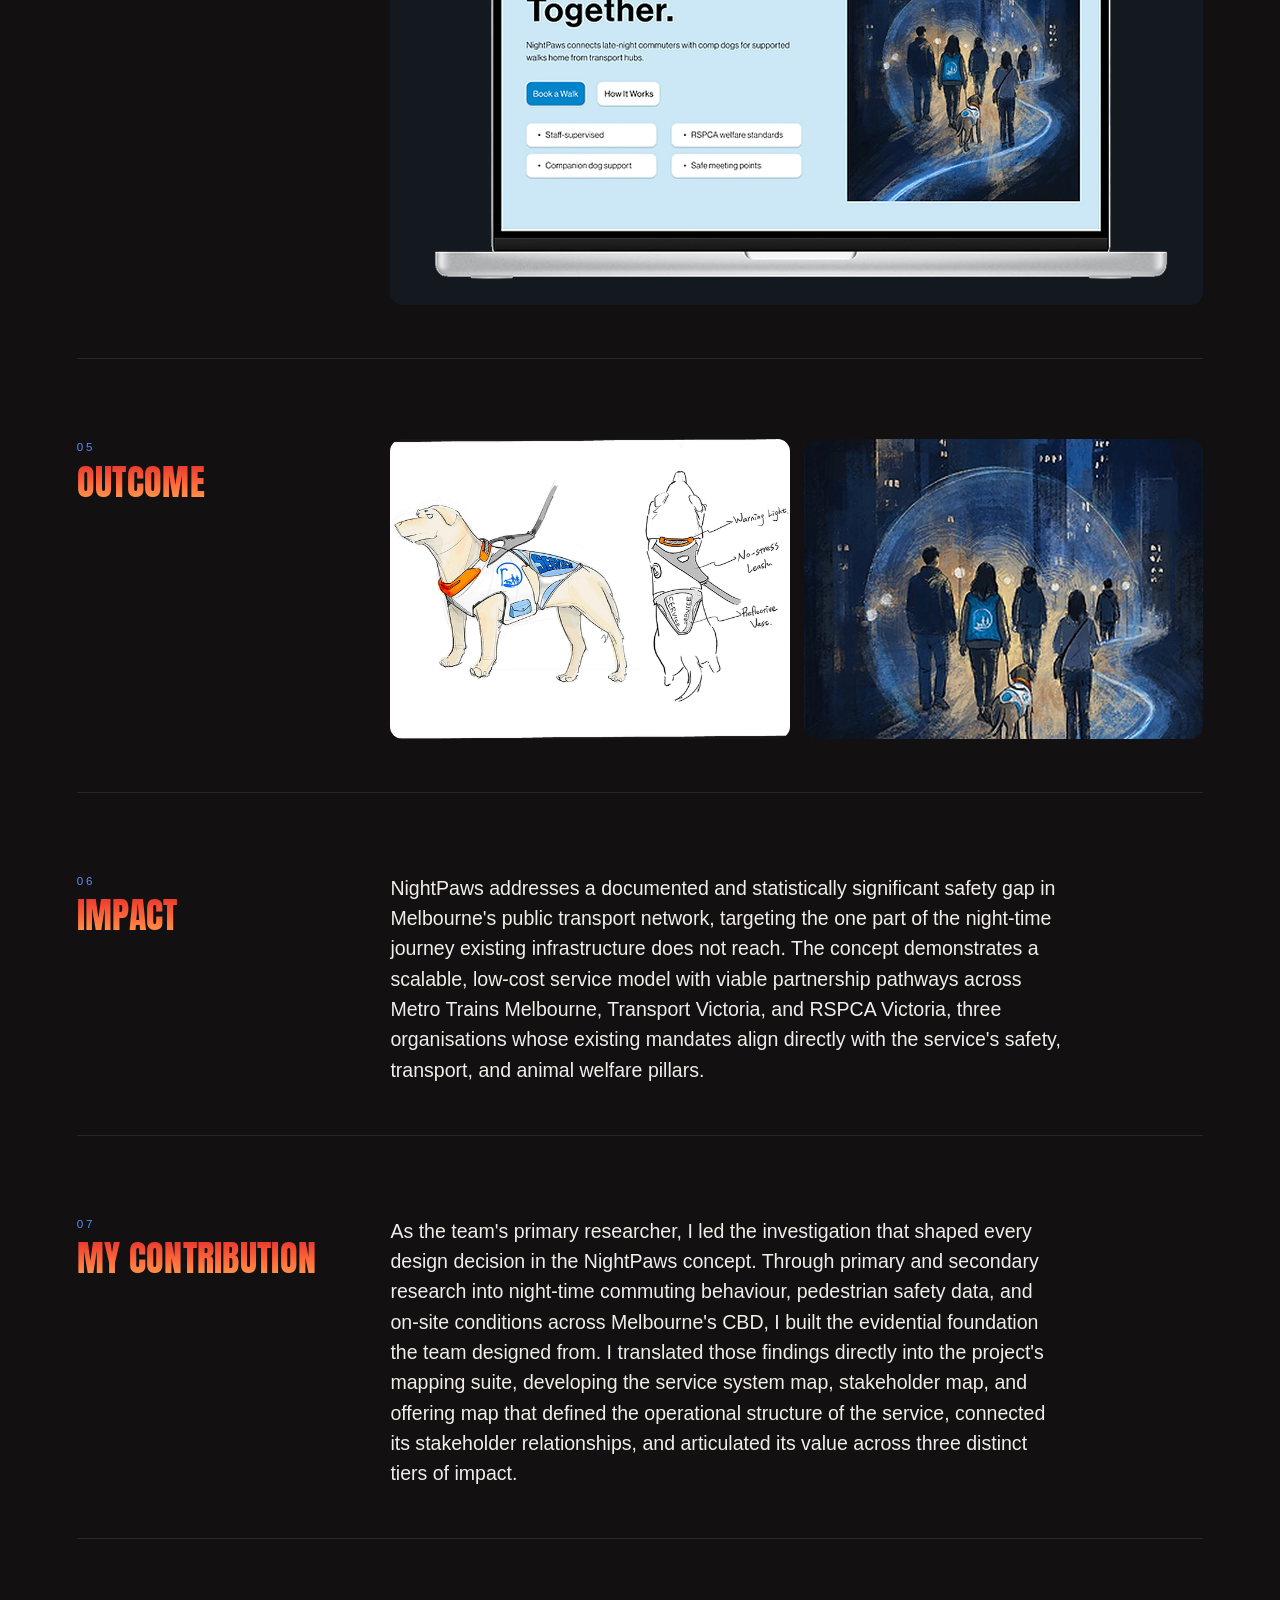
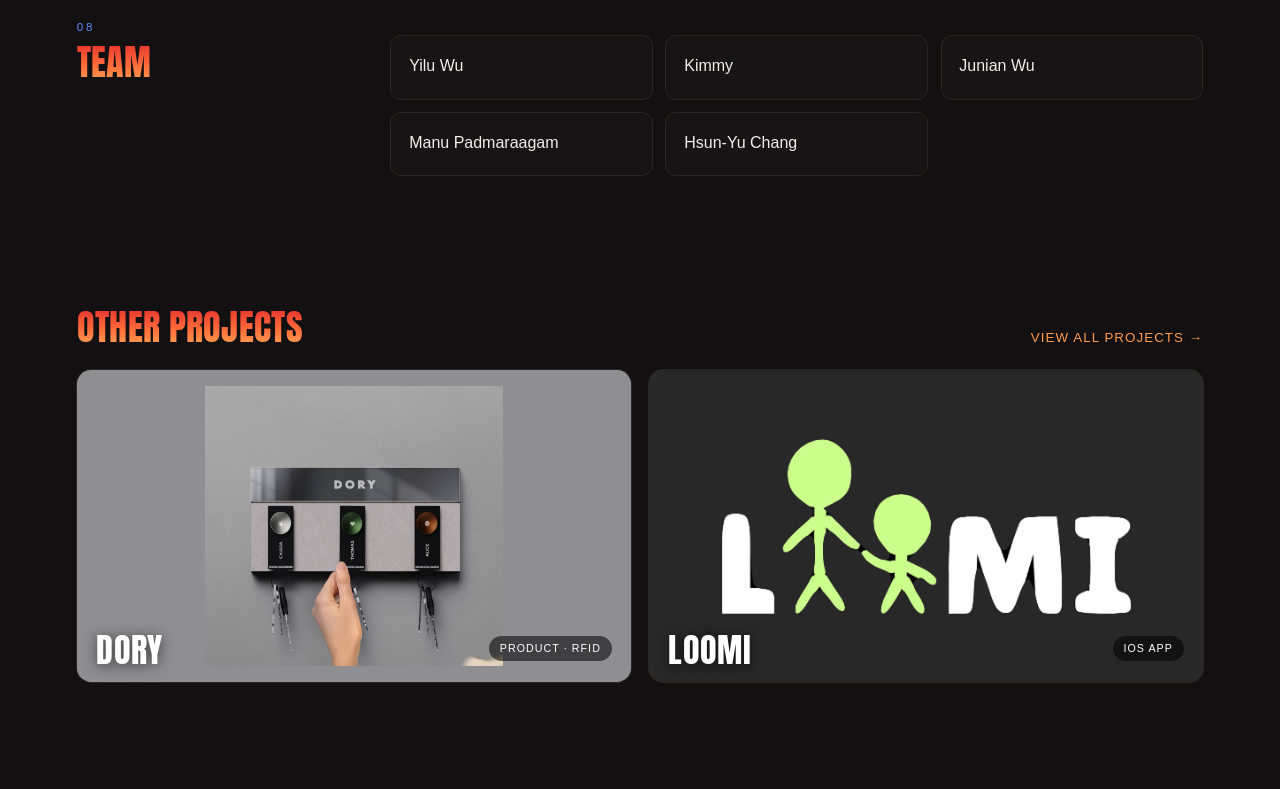
<file: projects/nightpaws.html>
<!DOCTYPE html>
<html lang="en">
<head>
  <meta charset="utf-8">
  <meta name="viewport" content="width=device-width,initial-scale=1,viewport-fit=cover">
  <title>Nightpaws | Manu Padmaraagam</title>
  <meta name="description" content="The station is not the destination.">
  <meta name="theme-color" content="#4A1A1F">
  <link rel="icon" href="../assets/applogo.webp">
  <link rel="preconnect" href="https://fonts.googleapis.com">
  <link rel="preconnect" href="https://fonts.gstatic.com" crossorigin>
  <link rel="stylesheet" href="https://fonts.googleapis.com/css2?family=Anton&display=swap">
  <link rel="stylesheet" href="../css/tokens.css">
  <link rel="stylesheet" href="../css/base.css">
  <link rel="stylesheet" href="../css/components.css">
  <link rel="stylesheet" href="../css/project.css">
  <script src="../js/project.js" defer></script>
</head>
<body style="--accent:#5b8cff;--hbg:#0b1220">
  <div class="backdrop" aria-hidden="true"></div>
  <div class="topbar" aria-hidden="true"></div>
  <div class="progress" aria-hidden="true"><i id="prog"></i></div>
  <header class="mp"><a href="../index.html" aria-label="Manu Padmaraagam, home">MP</a></header>
  <a class="back" href="../index.html#story" aria-label="Back"><svg viewBox="0 0 24 24" width="24" height="24" fill="none" stroke="currentColor" stroke-width="2" stroke-linecap="round" stroke-linejoin="round" aria-hidden="true"><path d="M15 5l-7 7 7 7"/></svg></a>

  <main>
    <section class="p-cover wide" aria-label="Nightpaws cover">
      <span class="ghost-title" aria-hidden="true" data-par="0.10">NIGHTPAWS</span>
      <div class="cover-text">
        <span class="tag">Service design</span>
        <h1 class="p-title display">NIGHTPAWS</h1>
        <p class="p-summary">The station is not the destination.</p>
      </div>
      <div class="hero" data-hero><span class="hbg" style="background-image:url(../assets/nightpaws/hero.webp)"></span><img src="../assets/nightpaws/hero.webp" width="1604" height="1736" alt="NIGHTPAWS" loading="eager" decoding="async" class="hero-img contain"></div>
    </section>

    <section class="wide"><dl class="p-meta reveal"><div><dt>Field</dt><dd>Service Design</dd></div><div><dt>Client</dt><dd>RMIT University</dd></div><div><dt>Role</dt><dd>Researcher</dd></div><div><dt>Date</dt><dd>2026</dd></div></dl></section>

    <div class="wide p-sections">
<section class="sec">
  <div class="sec-label"><span class="sn">01</span><h2 class="display">PROBLEM</h2></div>
  <div class="sec-body"><p class="p-text reveal">The final walk between a transport hub and a destination is the most underserved moment in Melbourne&#x27;s public transport network. Stations offer safety. Streets do not. Many Australian women avoid walking alone after dark, and some avoid going out at night entirely. Existing infrastructure ends at the platform. What follows is unmonitored and walked alone. The gap between the safety of a station and the safety of a destination is not a perception problem. It is a design problem.</p><figure class="fig land reveal" style="--pos:50% 55%;"><span class="f"><img src="../assets/nightpaws/problem.webp" width="1472" height="1100" alt="A woman waiting alone at a night-time stop" loading="lazy" decoding="async"></span></figure></div>
</section><section class="sec">
  <div class="sec-label"><span class="sn">02</span><h2 class="display">PROPOSED SOLUTION</h2></div>
  <div class="sec-body"><p class="p-text reveal">NightPaws Walk Network covers the final leg of the night-time journey. Operating on fixed routes from Flinders Street Station through the Melbourne CBD, the service pairs commuters with trained staff, volunteers, and companion dogs at scheduled intervals, creating visible, community-backed movement through streets that would otherwise be walked alone. Rather than adding surveillance or infrastructure, NightPaws adds human presence, the one thing research consistently identifies as the most effective deterrent to risk at night.</p></div>
</section><section class="sec">
  <div class="sec-label"><span class="sn">03</span><h2 class="display">PROCESS</h2></div>
  <div class="sec-body"><figure class="fig full card reveal" style="--figbg:#14181f;"><span class="f"><img src="../assets/nightpaws/site-map.webp" width="1684" height="1190" alt="Site map of the four walking routes" loading="lazy" decoding="async"></span></figure><p class="p-text reveal">Research came first. Through primary and secondary investigation into night-time commuting behaviour, pedestrian safety data, and on-site conditions across Melbourne&#x27;s CBD, the team built a precise picture of the problem lived and why existing systems failed to address it. That foundation drove the development of a full suite of maps, covering the site, the service, the stakeholders, and the journey, each one translating a research insight into a design decision before any concept took shape.</p><figure class="fig full card reveal" style="--figbg:#14181f;"><span class="f"><img src="../assets/nightpaws/service-system-map.webp" width="1558" height="1126" alt="Service system map" loading="lazy" decoding="async"></span></figure><p class="p-text reveal">Maps the end-to-end operational structure of NightPaws, from transport hub pickup through fixed walking routes to safe drop-off points, illustrating how staff, volunteers, companion dogs, and commuters move through the service together.</p><figure class="fig full card reveal" style="--figbg:#14181f;"><span class="f"><img src="../assets/nightpaws/offering-map.webp" width="1684" height="1136" alt="Offering map" loading="lazy" decoding="async"></span></figure><p class="p-text reveal">Defines the three tiers of the NightPaws service proposition: the primary offering of a safer night-time journey, the secondary offering of visible community presence and reassurance, and the broader social value generated through RSPCA partnership and animal welfare alignment.</p><figure class="fig full card reveal" style="--figbg:#14181f;"><span class="f"><img src="../assets/nightpaws/stakeholder-map.webp" width="1684" height="1190" alt="Stakeholder map" loading="lazy" decoding="async"></span></figure><p class="p-text reveal">Charts the relationships between every party with a stake in NightPaws, from commuters and volunteers through to Metro Trains, Transport Victoria, and RSPCA Victoria, identifying where interests align and where the service creates shared value across organisations.</p></div>
</section><section class="sec">
  <div class="sec-label"><span class="sn">04</span><h2 class="display">DELIVERABLES</h2></div>
  <div class="sec-body"><figure class="fig full card reveal" style="--figbg:#ffffff;"><span class="f"><img src="../assets/nightpaws/website.webp" width="1684" height="1190" alt="Booking flow screens" loading="lazy" decoding="async"></span></figure><figure class="fig full card reveal" style="--figbg:#14181f;"><span class="f"><img src="../assets/nightpaws/out-3.webp" width="1428" height="846" alt="NightPaws website" loading="lazy" decoding="async"></span></figure></div>
</section><section class="sec">
  <div class="sec-label"><span class="sn">05</span><h2 class="display">OUTCOME</h2></div>
  <div class="sec-body"><figure class="fig duo reveal" style="--pos:50% 40%;"><span class="f"><img src="../assets/nightpaws/out-1.webp" width="1460" height="1020" alt="" loading="lazy" decoding="async"></span><span class="f"><img src="../assets/nightpaws/out-2.webp" width="614" height="868" alt="" loading="lazy" decoding="async"></span></figure></div>
</section>
<section class="sec">
  <div class="sec-label"><span class="sn">06</span><h2 class="display">IMPACT</h2></div>
  <div class="sec-body"><p class="p-text reveal">NightPaws addresses a documented and statistically significant safety gap in Melbourne&#x27;s public transport network, targeting the one part of the night-time journey existing infrastructure does not reach. The concept demonstrates a scalable, low-cost service model with viable partnership pathways across Metro Trains Melbourne, Transport Victoria, and RSPCA Victoria, three organisations whose existing mandates align directly with the service&#x27;s safety, transport, and animal welfare pillars.</p></div>
</section>
<section class="sec">
  <div class="sec-label"><span class="sn">07</span><h2 class="display">MY CONTRIBUTION</h2></div>
  <div class="sec-body"><p class="p-text reveal">As the team&#x27;s primary researcher, I led the investigation that shaped every design decision in the NightPaws concept. Through primary and secondary research into night-time commuting behaviour, pedestrian safety data, and on-site conditions across Melbourne&#x27;s CBD, I built the evidential foundation the team designed from. I translated those findings directly into the project&#x27;s mapping suite, developing the service system map, stakeholder map, and offering map that defined the operational structure of the service, connected its stakeholder relationships, and articulated its value across three distinct tiers of impact.</p></div>
</section>
<section class="sec">
  <div class="sec-label"><span class="sn">08</span><h2 class="display">TEAM</h2></div>
  <div class="sec-body"><ul class="team reveal"><li><b>Yilu Wu</b><span></span></li><li><b>Kimmy</b><span></span></li><li><b>Junian Wu</b><span></span></li><li><b>Manu Padmaraagam</b><span></span></li><li><b>Hsun-Yu Chang</b><span></span></li></ul></div>
</section>
    </div>

    <section class="wide more" aria-labelledby="more-h">
      <div class="more-head reveal"><h2 id="more-h" class="display">OTHER PROJECTS</h2><a href="all.html">View all projects &rarr;</a></div>
      <div class="more-grid"><a class="other reveal" href="dory.html" style="--bg:#8f8f93;--c:#8f8f93"><span class="oi"><img src="../assets/dory/hero.webp" width="2000" height="1880" alt="DORY" loading="lazy" decoding="async"></span><span class="on display">DORY</span><span class="ot">Product · RFID</span></a><a class="other reveal" href="loomi.html" style="--bg:#282828;--c:#BDF56F"><span class="oi"><img src="../assets/loomi/logo.png" width="581" height="316" alt="LOOMI" loading="lazy" decoding="async"></span><span class="on display">LOOMI</span><span class="ot">iOS app</span></a></div>
    </section>
  </main>
</body>
</html>
</file>
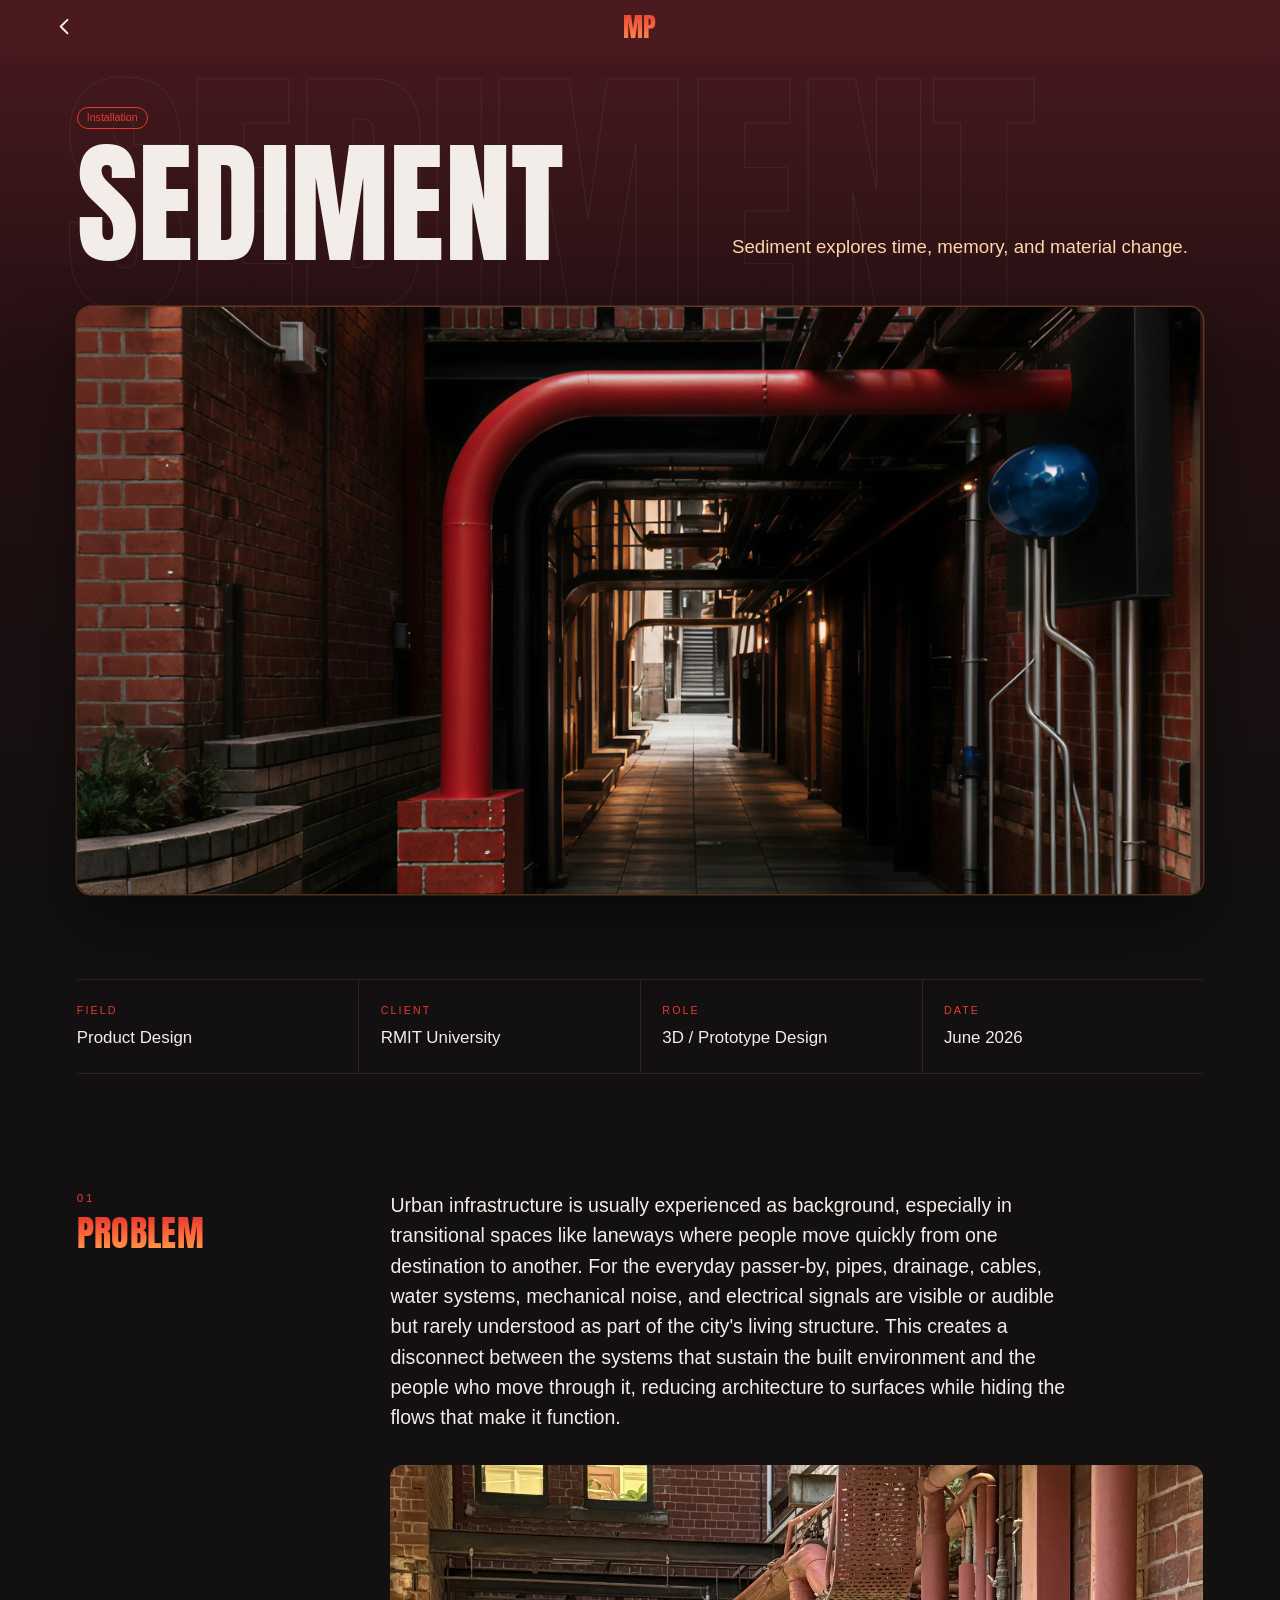
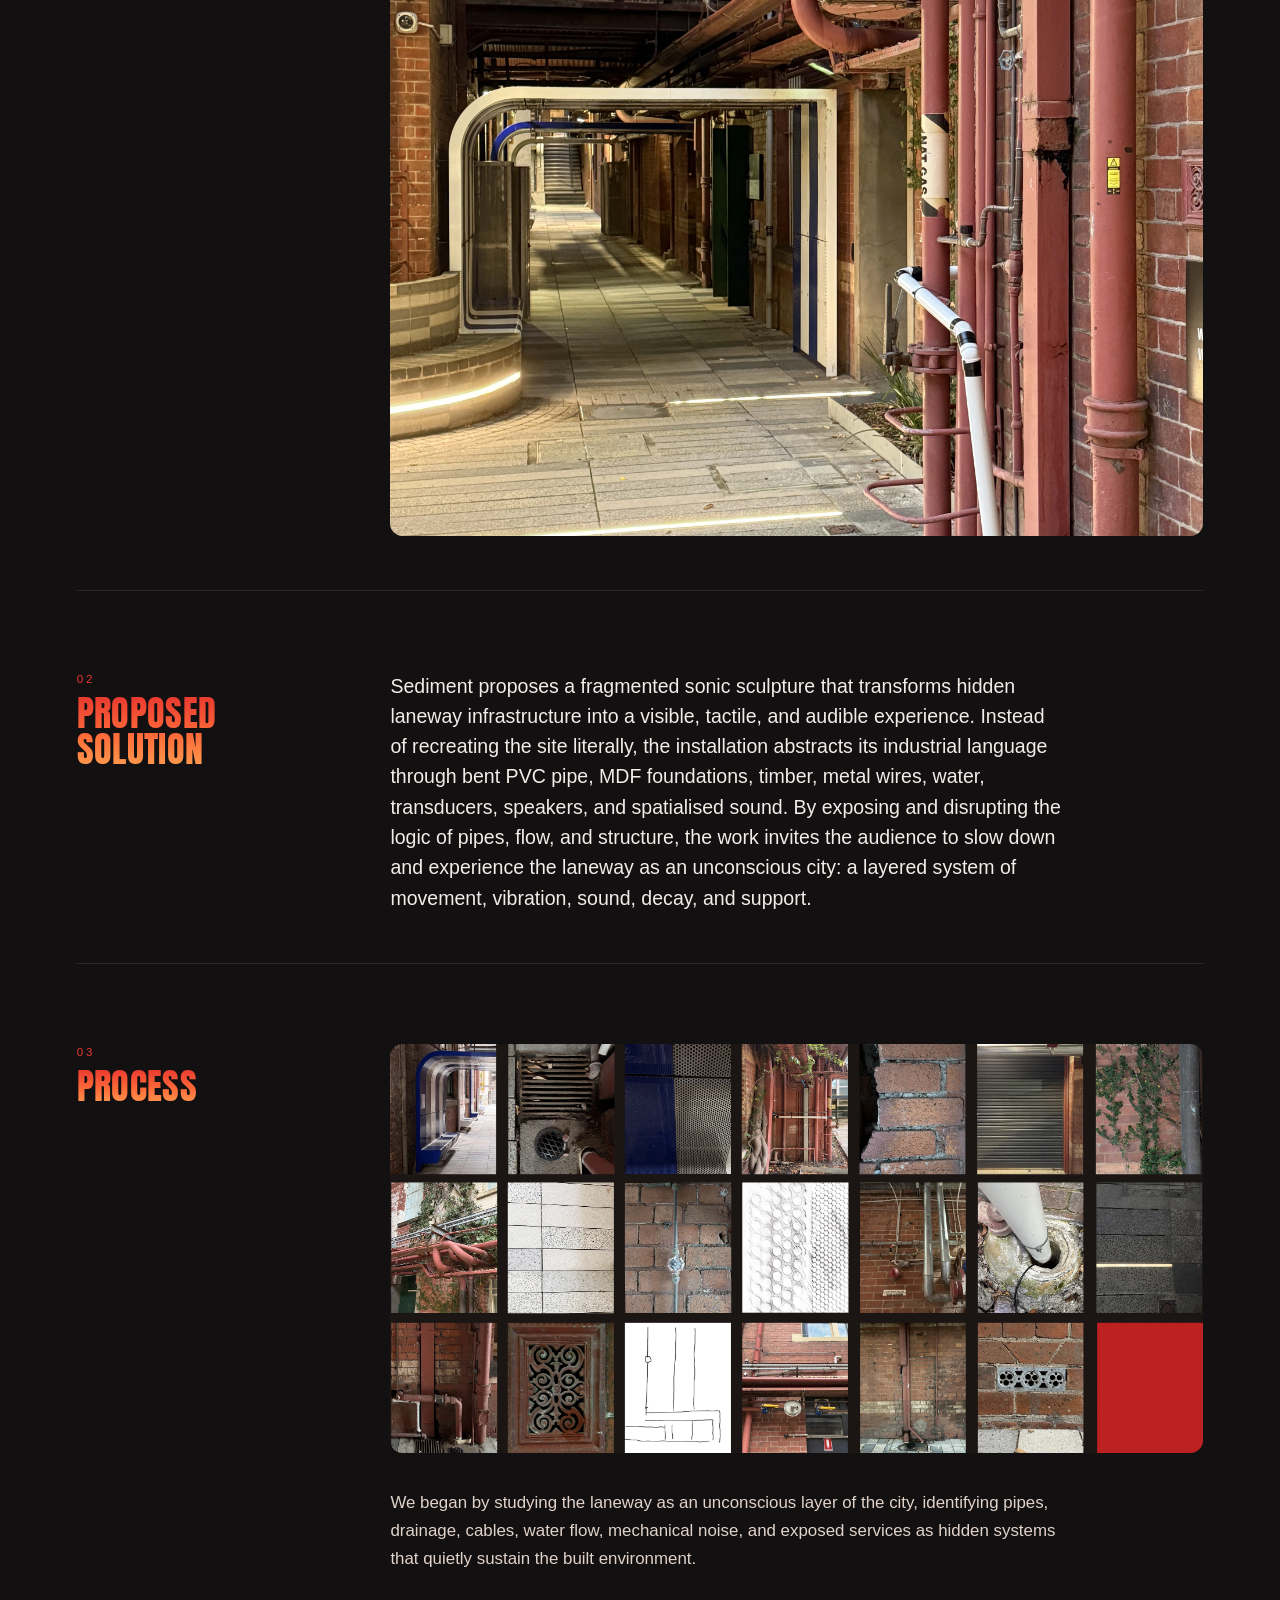
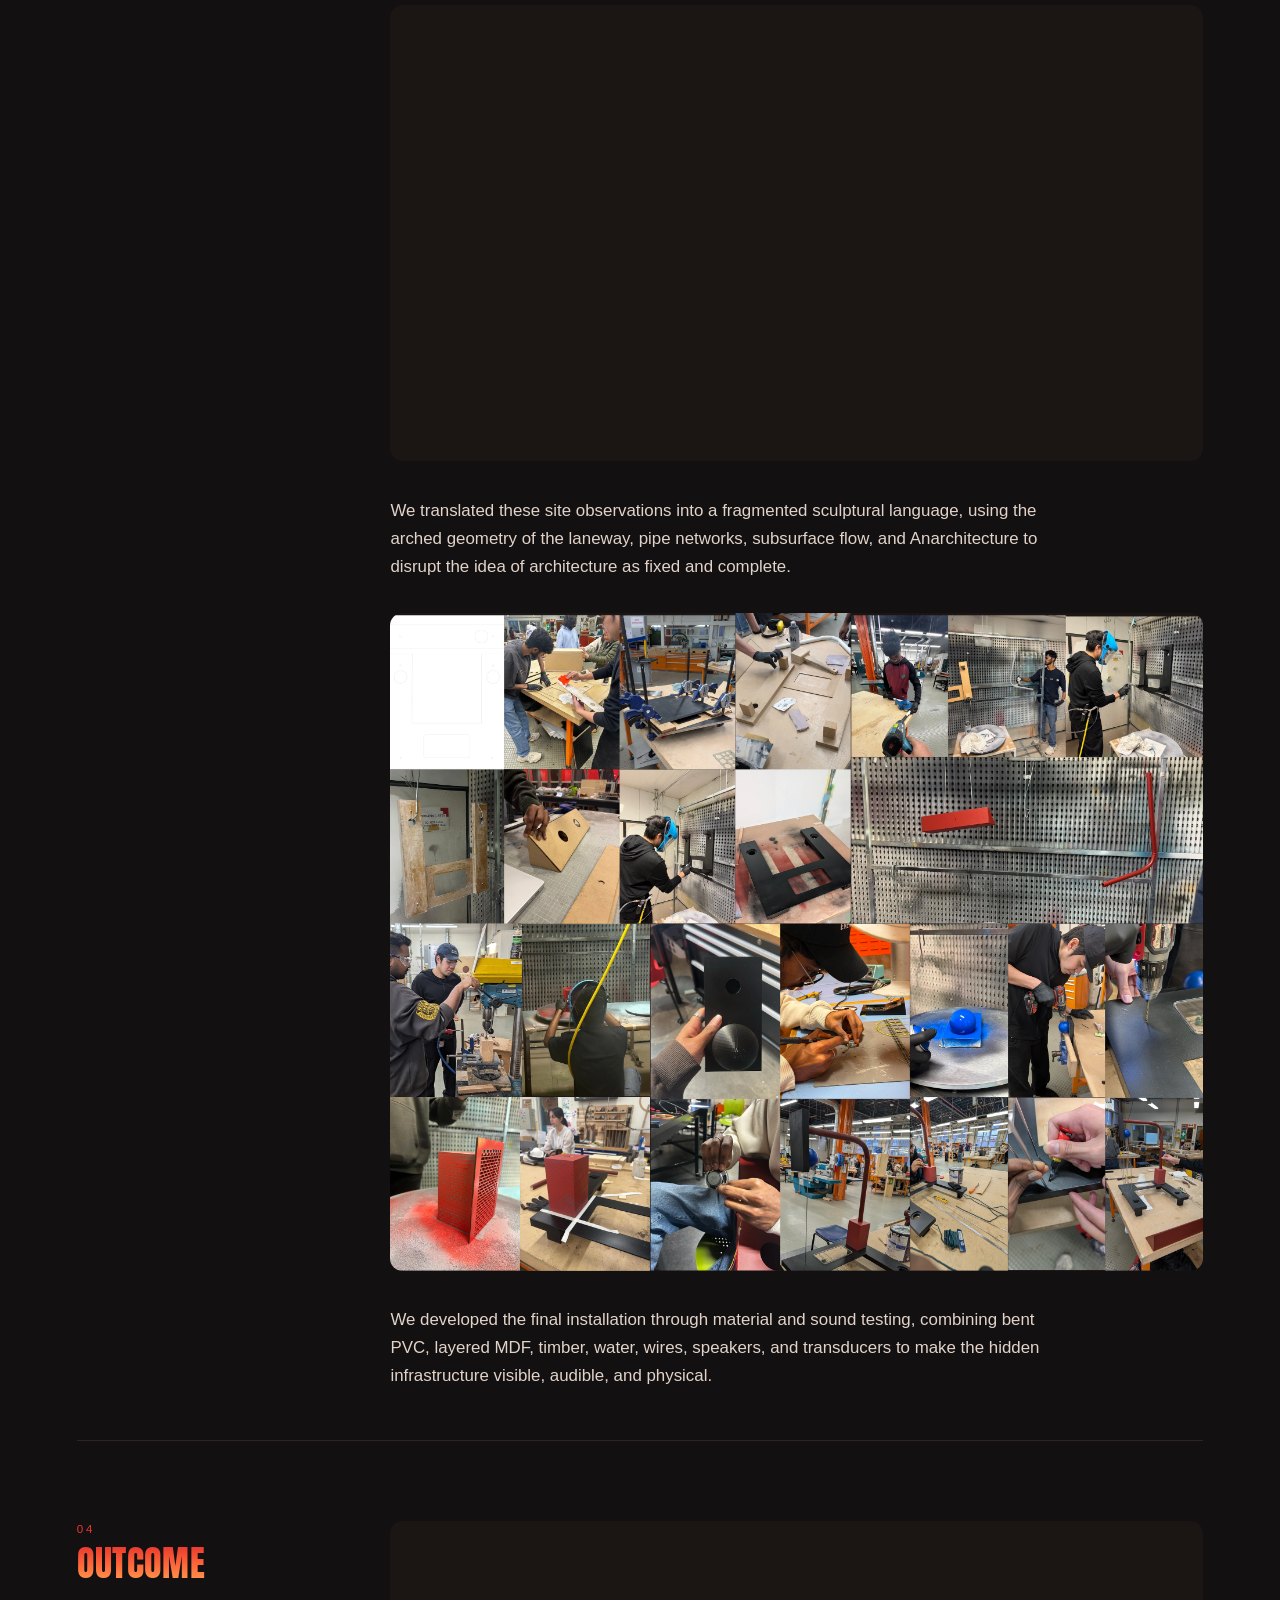
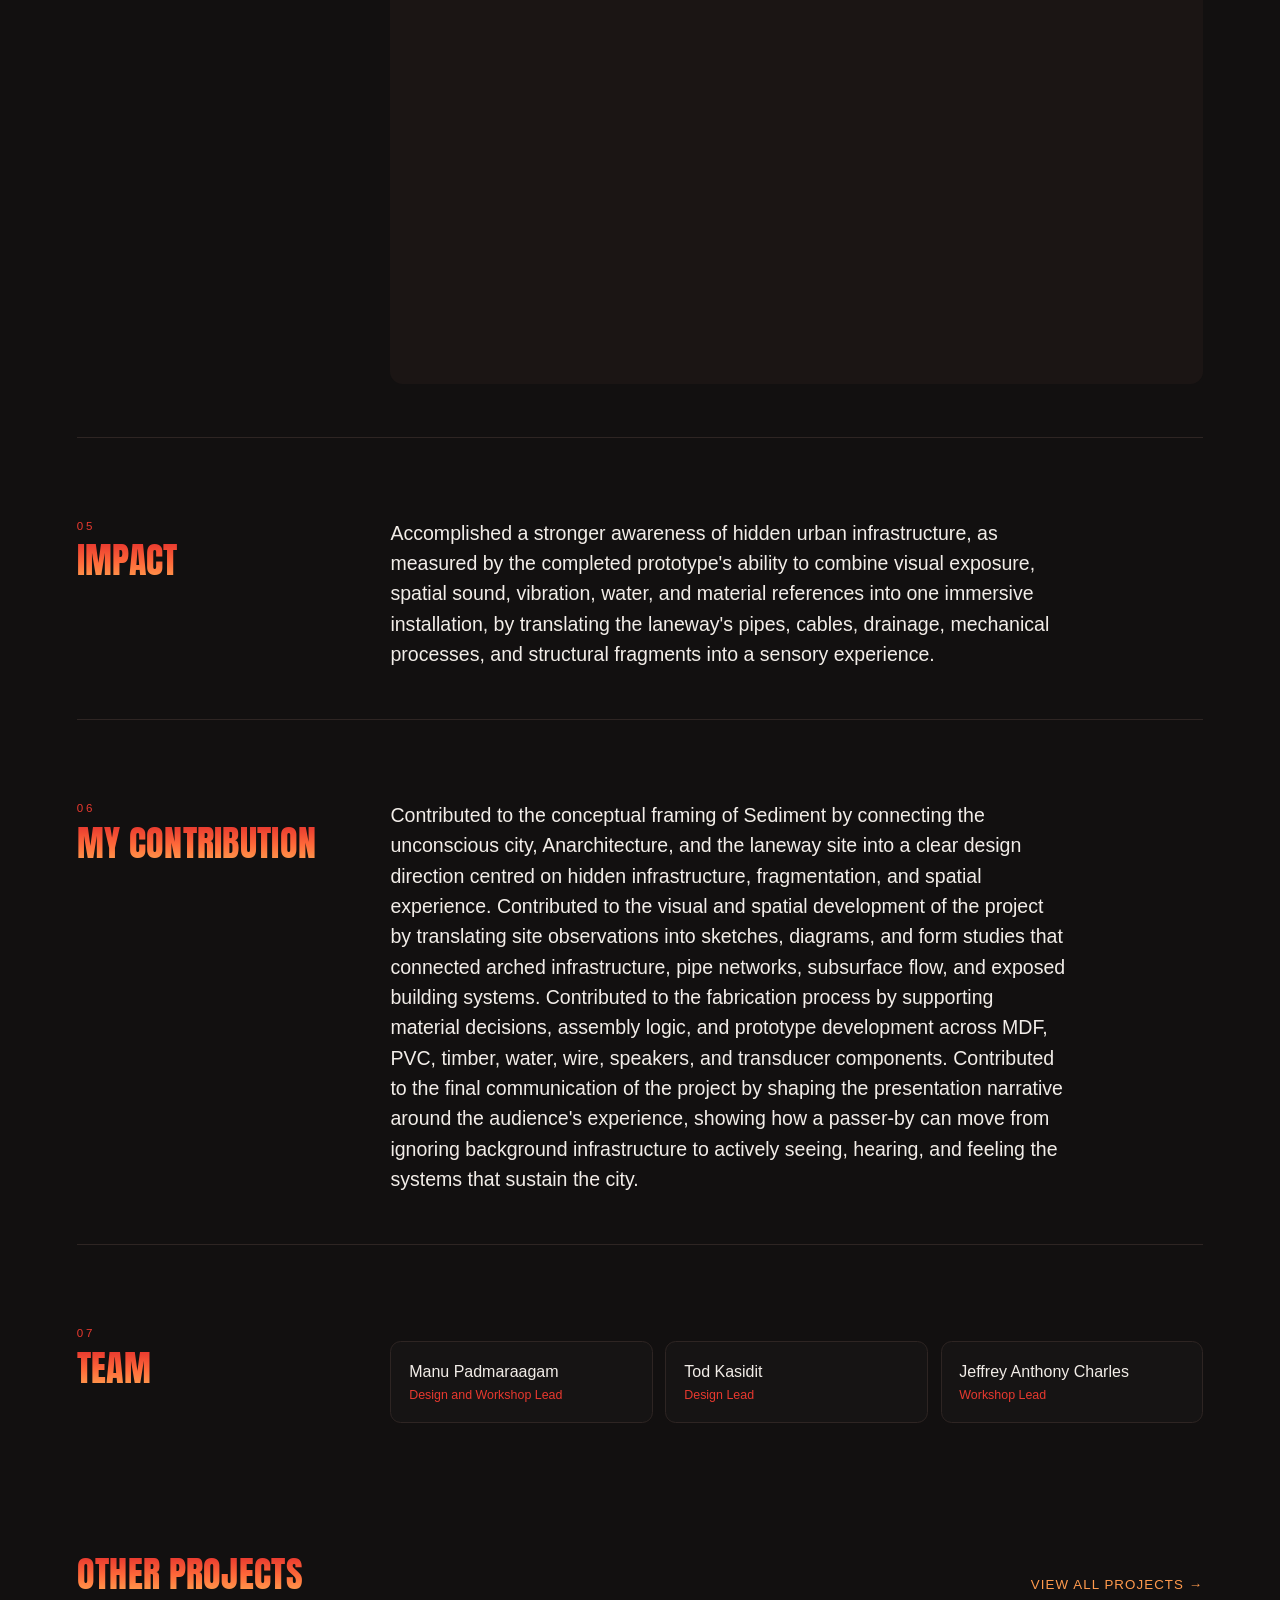
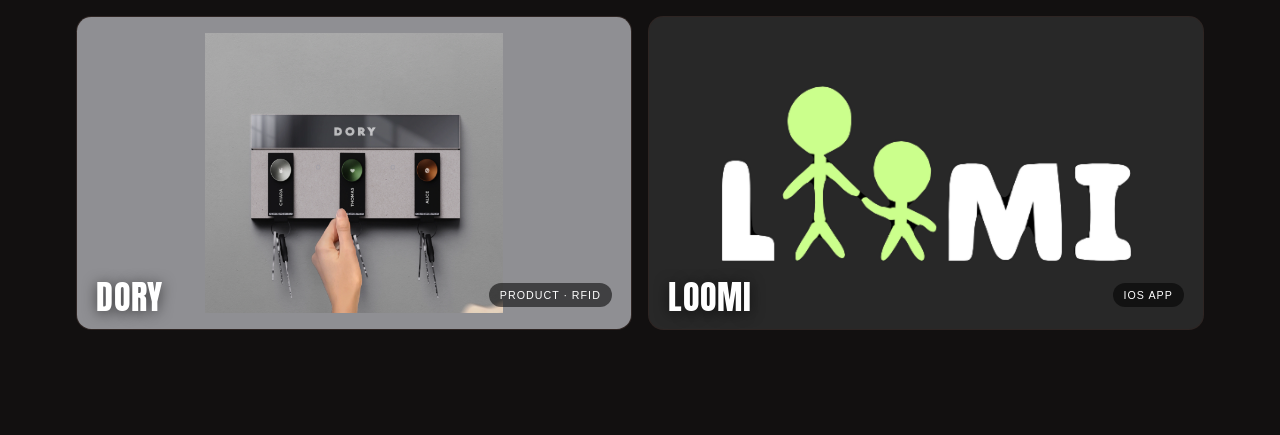
<file: projects/sediment.html>
<!DOCTYPE html>
<html lang="en">
<head>
  <meta charset="utf-8">
  <meta name="viewport" content="width=device-width,initial-scale=1,viewport-fit=cover">
  <title>Sediment | Manu Padmaraagam</title>
  <meta name="description" content="Sediment explores time, memory, and material change.">
  <meta name="theme-color" content="#4A1A1F">
  <link rel="icon" href="../assets/applogo.webp">
  <link rel="preconnect" href="https://fonts.googleapis.com">
  <link rel="preconnect" href="https://fonts.gstatic.com" crossorigin>
  <link rel="stylesheet" href="https://fonts.googleapis.com/css2?family=Anton&display=swap">
  <link rel="stylesheet" href="../css/tokens.css">
  <link rel="stylesheet" href="../css/base.css">
  <link rel="stylesheet" href="../css/components.css">
  <link rel="stylesheet" href="../css/project.css">
  <script src="../js/project.js" defer></script>
</head>
<body style="--accent:#E8392F;--hbg:#2a1512">
  <div class="backdrop" aria-hidden="true"></div>
  <div class="topbar" aria-hidden="true"></div>
  <div class="progress" aria-hidden="true"><i id="prog"></i></div>
  <header class="mp"><a href="../index.html" aria-label="Manu Padmaraagam, home">MP</a></header>
  <a class="back" href="../index.html#story" aria-label="Back"><svg viewBox="0 0 24 24" width="24" height="24" fill="none" stroke="currentColor" stroke-width="2" stroke-linecap="round" stroke-linejoin="round" aria-hidden="true"><path d="M15 5l-7 7 7 7"/></svg></a>

  <main>
    <section class="p-cover wide" aria-label="Sediment cover">
      <span class="ghost-title" aria-hidden="true" data-par="0.10">SEDIMENT</span>
      <div class="cover-text">
        <span class="tag">Installation</span>
        <h1 class="p-title display">SEDIMENT</h1>
        <p class="p-summary">Sediment explores time, memory, and material change.</p>
      </div>
      <div class="hero" data-hero><img style="object-position:50% 50%" src="../assets/sediment/hero.webp" width="2800" height="2384" alt="SEDIMENT" loading="eager" decoding="async" class="hero-img cover"></div>
    </section>

    <section class="wide"><dl class="p-meta reveal"><div><dt>Field</dt><dd>Product Design</dd></div><div><dt>Client</dt><dd>RMIT University</dd></div><div><dt>Role</dt><dd>3D / Prototype Design</dd></div><div><dt>Date</dt><dd>June 2026</dd></div></dl></section>

    <div class="wide p-sections">
<section class="sec">
  <div class="sec-label"><span class="sn">01</span><h2 class="display">PROBLEM</h2></div>
  <div class="sec-body"><p class="p-text reveal">Urban infrastructure is usually experienced as background, especially in transitional spaces like laneways where people move quickly from one destination to another. For the everyday passer-by, pipes, drainage, cables, water systems, mechanical noise, and electrical signals are visible or audible but rarely understood as part of the city&#x27;s living structure. This creates a disconnect between the systems that sustain the built environment and the people who move through it, reducing architecture to surfaces while hiding the flows that make it function.</p><figure class="fig full reveal"><span class="f"><img src="../assets/sediment/site.webp" width="2800" height="2314" alt="The laneway site" loading="lazy" decoding="async"></span></figure></div>
</section><section class="sec">
  <div class="sec-label"><span class="sn">02</span><h2 class="display">PROPOSED SOLUTION</h2></div>
  <div class="sec-body"><p class="p-text reveal">Sediment proposes a fragmented sonic sculpture that transforms hidden laneway infrastructure into a visible, tactile, and audible experience. Instead of recreating the site literally, the installation abstracts its industrial language through bent PVC pipe, MDF foundations, timber, metal wires, water, transducers, speakers, and spatialised sound. By exposing and disrupting the logic of pipes, flow, and structure, the work invites the audience to slow down and experience the laneway as an unconscious city: a layered system of movement, vibration, sound, decay, and support.</p></div>
</section><section class="sec">
  <div class="sec-label"><span class="sn">03</span><h2 class="display">PROCESS</h2></div>
  <div class="sec-body"><figure class="fig full reveal"><span class="f"><img src="../assets/sediment/sediment-process.webp" width="2800" height="1411" alt="Site observations: pipes, drains, brick and vents" loading="lazy" decoding="async"></span></figure><p class="p-text reveal">We began by studying the laneway as an unconscious layer of the city, identifying pipes, drainage, cables, water flow, mechanical noise, and exposed services as hidden systems that quietly sustain the built environment.</p><figure class="fig full reveal"><span class="f"><img src="../assets/sediment/process-2.webp" width="2800" height="1574" alt="3D model of the sculpture" loading="lazy" decoding="async"></span></figure><p class="p-text reveal">We translated these site observations into a fragmented sculptural language, using the arched geometry of the laneway, pipe networks, subsurface flow, and Anarchitecture to disrupt the idea of architecture as fixed and complete.</p><figure class="fig full reveal"><span class="f"><img src="../assets/sediment/process-3.webp" width="2800" height="2267" alt="Workshop fabrication" loading="lazy" decoding="async"></span></figure><p class="p-text reveal">We developed the final installation through material and sound testing, combining bent PVC, layered MDF, timber, water, wires, speakers, and transducers to make the hidden infrastructure visible, audible, and physical.</p></div>
</section><section class="sec">
  <div class="sec-label"><span class="sn">04</span><h2 class="display">OUTCOME</h2></div>
  <div class="sec-body"><figure class="fig full reveal"><span class="f"><img src="../assets/sediment/final.webp" width="2800" height="1595" alt="The installation" loading="lazy" decoding="async"></span></figure></div>
</section>
<section class="sec">
  <div class="sec-label"><span class="sn">05</span><h2 class="display">IMPACT</h2></div>
  <div class="sec-body"><p class="p-text reveal">Accomplished a stronger awareness of hidden urban infrastructure, as measured by the completed prototype&#x27;s ability to combine visual exposure, spatial sound, vibration, water, and material references into one immersive installation, by translating the laneway&#x27;s pipes, cables, drainage, mechanical processes, and structural fragments into a sensory experience.</p></div>
</section>
<section class="sec">
  <div class="sec-label"><span class="sn">06</span><h2 class="display">MY CONTRIBUTION</h2></div>
  <div class="sec-body"><p class="p-text reveal">Contributed to the conceptual framing of Sediment by connecting the unconscious city, Anarchitecture, and the laneway site into a clear design direction centred on hidden infrastructure, fragmentation, and spatial experience. Contributed to the visual and spatial development of the project by translating site observations into sketches, diagrams, and form studies that connected arched infrastructure, pipe networks, subsurface flow, and exposed building systems. Contributed to the fabrication process by supporting material decisions, assembly logic, and prototype development across MDF, PVC, timber, water, wire, speakers, and transducer components. Contributed to the final communication of the project by shaping the presentation narrative around the audience&#x27;s experience, showing how a passer-by can move from ignoring background infrastructure to actively seeing, hearing, and feeling the systems that sustain the city.</p></div>
</section>
<section class="sec">
  <div class="sec-label"><span class="sn">07</span><h2 class="display">TEAM</h2></div>
  <div class="sec-body"><ul class="team reveal"><li><b>Manu Padmaraagam</b><span>Design and Workshop Lead</span></li><li><b>Tod Kasidit</b><span>Design Lead</span></li><li><b>Jeffrey Anthony Charles</b><span>Workshop Lead</span></li></ul></div>
</section>
    </div>

    <section class="wide more" aria-labelledby="more-h">
      <div class="more-head reveal"><h2 id="more-h" class="display">OTHER PROJECTS</h2><a href="all.html">View all projects &rarr;</a></div>
      <div class="more-grid"><a class="other reveal" href="dory.html" style="--bg:#8f8f93;--c:#8f8f93"><span class="oi"><img src="../assets/dory/hero.webp" width="2000" height="1880" alt="DORY" loading="lazy" decoding="async"></span><span class="on display">DORY</span><span class="ot">Product · RFID</span></a><a class="other reveal" href="loomi.html" style="--bg:#282828;--c:#BDF56F"><span class="oi"><img src="../assets/loomi/logo.png" width="581" height="316" alt="LOOMI" loading="lazy" decoding="async"></span><span class="on display">LOOMI</span><span class="ot">iOS app</span></a></div>
    </section>
  </main>
</body>
</html>
</file>
<file: css/tokens.css>
/* ==========================================================
   tokens.css  -  every colour, font, radius and size lives here.
   Change a value once and the whole site updates.
   ========================================================== */
:root{
  --u:1;               /* the size unit: home.js/project.js set it from the window, so everything scales together */
  /* surfaces */
  --ink:#121010;          /* page background at the bottom of the dusk fade */
  --card:#141010;         /* inside of cards and the form */
  --field:#1b1514;        /* input backgrounds */
  --dusk-top:#4A1A1F;     /* top of the dusk fade */
  --dusk-mid:#241012;     /* middle of the dusk fade */

  /* brand reds and the orange accent */
  --red:#E8392F;
  --red-deep:#C0211F;
  --red-dark:#7A1A1B;
  --orange:#FF6A3A;
  --amber:#FF9A4D;
  --peach:#FFD6A8;

  /* text */
  --text:#F2EDE8;
  --text-soft:#F3E4DA;
  --muted:#9a8f8a;
  --hairline:#2e2523;

  /* gradients reused everywhere */
  --grad-text:linear-gradient(180deg,var(--red) 0%,var(--orange) 55%,var(--amber) 100%);
  --grad-btn:linear-gradient(90deg,#FF6A3A,#FF9A4D);
  /* the edge-glow: a FULL circle of colour with no transparent gaps.
     It rotates slowly, so the light shifts around the frame. */
  --ring:conic-gradient(from 0deg,#7A1A1B 0%,#C0211F 22%,#FF4A2E 42%,#FF9A4D 52%,#FF4A2E 62%,#C0211F 80%,#7A1A1B 100%);

  /* type */
  --font-display:'Anton',Impact,'Arial Narrow Bold',sans-serif;
  --font-body:-apple-system,BlinkMacSystemFont,'Segoe UI',Helvetica,Arial,sans-serif;

  /* shape */
  --r-card:12px;      /* outer radius of every frame */
  --r-inner:10.5px;   /* inner radius = outer radius minus the 1.5px ring */
  --r-field:10px;
  --r-btn:12px;       /* the Submit / Back buttons: rounded rectangle */
}
</file>
<file: css/base.css>
/* ==========================================================
   base.css  -  reset, page background, text helpers.
   ========================================================== */

/* Lets Chrome cross-fade between pages (home -> project) for free. */
@view-transition{navigation:auto}

*,*::before,*::after{box-sizing:border-box}
html{-webkit-text-size-adjust:100%;background:var(--ink);color-scheme:dark}
body{
  margin:0;min-height:100vh;
  color:var(--text);font-family:var(--font-body);line-height:1.45;
  -webkit-font-smoothing:antialiased;
}
img{display:block;max-width:100%}
a{color:inherit}
h1,h2,h3,p,dl,dd,figure{margin:0}

/* The dusk fade is fixed to the screen, so it stays put while content scrolls. */
.backdrop{
  position:fixed;inset:0;z-index:-1;
  background:linear-gradient(180deg,var(--dusk-top) 0%,var(--dusk-mid) 40%,var(--ink) 100%);
}
/* A soft red fade under the header so scrolling content never hits it hard. */
.topbar{
  position:fixed;left:0;right:0;top:0;height:64px;z-index:20;pointer-events:none;
  background:linear-gradient(180deg,var(--dusk-top),rgba(74,26,31,0));
}

/* gradient text: red at the top to amber at the bottom */
.grad{
  background:var(--grad-text);
  -webkit-background-clip:text;background-clip:text;
  color:transparent;-webkit-text-fill-color:transparent;
}
.display{font-family:var(--font-display);font-weight:400;letter-spacing:.3px;line-height:.98}

/* the centred reading column used by every text section */
.wrap{width:min(100% - 16vw,640px);margin-inline:auto}

.sr-only{position:absolute;width:1px;height:1px;overflow:hidden;clip:rect(0 0 0 0);white-space:nowrap}

/* Reduced motion: stop the always-on rotation. Scroll-linked motion stays,
   because the visitor controls it with their own finger.
   Use transition:none here. A near-zero duration still starts a transition, and
   while one runs the browser reports the OLD size, which broke our measurements. */
@media (prefers-reduced-motion:reduce){
  .spin{animation:none!important}
  *,*::before,*::after{transition:none!important}
}
</file>
<file: css/components.css>
/* ==========================================================
   components.css  -  the reusable parts: frame, card, tag,
   buttons and the contact form.
   ========================================================== */

/* ---------- FRAME: the edge-glow outline ----------
   .frame has 1.5px of padding. Behind the padding sits .spin, a huge
   rotating conic-gradient. The .inner panel covers all but the 1.5px edge,
   so only a thin ring of the gradient shows. Rotating it shifts the light. */
.frame{
  position:relative;display:block;overflow:hidden;
  padding:1.5px;border-radius:var(--r-card);
  background:var(--card);isolation:isolate;
}
.frame>.spin{
  position:absolute;z-index:0;
  /* --sp is set by JS to a bit more than the card's diagonal, so the light always
     reaches the corners. calc(1000px*var(--u)) is the fallback for small frames. */
  width:var(--sp,1000px);height:var(--sp,1000px);left:50%;top:50%;
  margin:calc(var(--sp,1000px) / -2) 0 0 calc(var(--sp,1000px) / -2);
  background:var(--ring);will-change:transform;
  animation:spin 12s linear infinite;
}
@keyframes spin{to{transform:rotate(360deg)}}
.frame>.inner{
  position:relative;z-index:1;height:100%;
  border-radius:var(--r-inner);background:var(--card);overflow:hidden;
}
.frame:focus-within>.spin{opacity:1!important}

/* ---------- TAG and RULE ---------- */
.tag{
  display:inline-block;align-self:flex-start;
  font-size:calc(12px*var(--u));line-height:1.4;padding:calc(3px*var(--u)) calc(10px*var(--u));
  border:.5px solid currentColor;border-radius:calc(999px*var(--u));color:var(--amber);
}
.rule{display:block;width:calc(44px*var(--u));height:2px;background:var(--accent,var(--amber));transform-origin:0 50%}

/* ---------- BUTTON: orange gradient, rounded rectangle ---------- */
.btn{
  display:inline-flex;align-items:center;justify-content:center;
  height:calc(44px*var(--u));min-width:calc(140px*var(--u));padding:0 calc(24px*var(--u));
  border:0;border-radius:var(--r-btn);cursor:pointer;
  background:var(--grad-btn);color:#1d0d08;
  font:500 calc(15px*var(--u))/1 var(--font-body);text-decoration:none;
  -webkit-appearance:none;appearance:none;
}
.btn:active{filter:brightness(1.1)}
.btn:focus-visible{outline:2px solid var(--peach);outline-offset:calc(3px*var(--u))}
.btn-sm{height:calc(34px*var(--u));min-width:0;padding:0 calc(16px*var(--u));font-size:calc(14px*var(--u))}

/* ---------- PROJECT CARD ----------
   The home page animates these with JS; this CSS is their resting look. */
.pc{
  color:inherit;text-decoration:none;cursor:pointer;
  will-change:transform;           /* the scroll engine scales these every frame */
}
.pc:focus-visible{outline:2px solid var(--amber);outline-offset:calc(3px*var(--u))}
.pc .cover{position:absolute;inset:0;overflow:hidden;background:var(--cover,#262626);will-change:transform}
.pc .layer{
  position:absolute;left:0;right:0;top:-30px;bottom:calc(150px*var(--u));
  display:flex;align-items:center;justify-content:center;will-change:transform;
}
.pc .layer img{max-width:80%;max-height:100%;object-fit:contain}
.pc .ghost{font-family:var(--font-display);font-size:min(calc(130px*var(--u)),34vw);line-height:1;color:var(--ghost,rgba(255,255,255,.25))}
.pc .scrim{
  position:absolute;left:0;right:0;bottom:0;height:62%;
  background:linear-gradient(180deg,rgba(var(--scrim,20,16,16),0) 0%,rgba(var(--scrim,20,16,16),.9) 52%,rgb(var(--scrim,20,16,16)) 100%);
}
.pc .dim{position:absolute;inset:0;background:#0e0c0c;opacity:0;pointer-events:none;will-change:opacity}
.pc .caption{position:absolute;left:calc(18px*var(--u));right:calc(18px*var(--u));bottom:calc(18px*var(--u));display:flex;flex-direction:column;gap:calc(8px*var(--u));will-change:transform}
.pc .tag{color:var(--accent,var(--amber))}
.pc .title{font-family:var(--font-display);font-weight:400;font-size:calc(34px*var(--u));line-height:1.08;color:var(--text);overflow:hidden;padding-top:2px}
.pc .title .ch{display:inline-block;will-change:transform}
.pc .summary{font-size:calc(17px*var(--u));line-height:1.28;font-weight:500;color:var(--text-soft)}
.pc .summary .w,.intro .w,.lead .w,.c-intro .w{display:inline-block;margin-right:.28em}

/* ---------- CONTACT FORM ---------- */
.form-frame{margin-top:calc(6px*var(--u));width:100%}
.form-frame .inner{padding:calc(36px*var(--u))}
.field{margin-bottom:calc(18px*var(--u))}
.field label{display:block;margin-bottom:calc(6px*var(--u));font-size:calc(12px*var(--u));letter-spacing:.08em;color:var(--muted);transition:color .2s ease}
.field:focus-within label{color:var(--amber)}
.field input,.field textarea{
  display:block;width:100%;height:calc(54px*var(--u));padding:0 calc(16px*var(--u));
  border:1px solid var(--hairline);border-radius:var(--r-field);
  background:var(--field);color:var(--text);
  font:calc(16px*var(--u))/1.3 var(--font-body);outline:none;resize:none;
  transition:border-color .2s ease,box-shadow .2s ease;
}
.field textarea{height:calc(170px*var(--u));padding:calc(10px*var(--u)) calc(12px*var(--u))}
.field input:focus,.field textarea:focus{border-color:var(--orange);box-shadow:0 0 0 calc(3px*var(--u)) rgba(255,106,58,.16)}
.field .err{min-height:0;margin-top:calc(4px*var(--u));font-size:calc(12px*var(--u));color:#FF7A5C}
.form-status{margin-top:calc(12px*var(--u));font-size:calc(14px*var(--u));color:var(--peach)}

.pc .layer.full{inset:0}
.pc .layer.full img{max-width:none;width:100%;height:100%;object-fit:cover}
.pc .layer.logo{inset:0}
.pc .layer.logo img{width:62%;max-width:none;height:auto;max-height:none;object-fit:contain}
</file>
<file: css/home.css>
/* ==========================================================
   home.css  -  layout of the home page. The motion itself is
   driven by js/home.js; this file only sets the resting state.
   ========================================================== */

/* ---------- NAME: collapses into the MP header ---------- */
.name{
  position:fixed;top:calc(118px*var(--u));left:0;z-index:30;
  font-family:var(--font-display);font-weight:400;
  transform-origin:50% 0;will-change:transform;
}
.name a{display:block;color:inherit;text-decoration:none}
.name-row{display:flex;width:max-content;margin:0 auto;white-space:nowrap;line-height:1}
/* each letter is its own gradient-filled box, so it can shrink to nothing */
.name-row .lc{
  display:block;overflow:hidden;letter-spacing:.3px;
  color:transparent;-webkit-text-fill-color:transparent;
  -webkit-background-clip:text;background-clip:text;
}
.name-row:nth-child(1) .lc{background-image:linear-gradient(180deg,var(--red),var(--orange))}
.name-row:nth-child(2) .lc{background-image:linear-gradient(180deg,var(--orange),var(--amber))}

/* ---------- STORY: a tall section holding one pinned screen ---------- */
.story{position:relative;height:800vh}          /* JS recalculates this */
.stage{position:sticky;top:0;height:100vh;height:100svh;overflow:hidden}

.glow{position:absolute;inset:0;z-index:1;pointer-events:none}
.glow .gl{position:absolute;inset:0;opacity:0;will-change:opacity}   /* one per project, made by home.js */
.hero{position:absolute;inset:0;z-index:2}
.intro{
  position:absolute;left:0;right:0;margin:0 auto;width:min(88%,calc(1040px*var(--u)));
  text-align:center;font-size:clamp(calc(24px*var(--u)),4.4vw,calc(56px*var(--u)));line-height:1.1;
  font-weight:600;letter-spacing:-.01em;color:var(--peach);opacity:0;
}
.hero-tags{
  position:absolute;left:0;right:0;margin:0;padding:0;list-style:none;opacity:0;
  display:flex;justify-content:center;flex-wrap:wrap;gap:calc(12px*var(--u));
}
.hero-tags li{
  padding:calc(8px*var(--u)) calc(18px*var(--u));border:1px solid rgba(255,154,77,.45);border-radius:calc(999px*var(--u));
  font-size:calc(15px*var(--u));letter-spacing:.14em;text-transform:uppercase;color:var(--amber);
}

/* ---------- MOTION GRAPHICS ---------- */
/* ambient light + rings behind everything; js/home.js moves them with the scroll */
.fx{position:fixed;inset:0;z-index:0;pointer-events:none;overflow:hidden}
.orb{position:absolute;left:0;top:0;width:calc(640px*var(--u));height:calc(640px*var(--u));margin:calc(-320px*var(--u)) 0 0 calc(-320px*var(--u));will-change:transform}
.orb i{display:block;width:100%;height:100%;border-radius:50%;animation:drift 16s ease-in-out infinite alternate}
.o1 i{background:radial-gradient(circle,rgba(232,57,47,.34),rgba(232,57,47,0) 66%)}
.o2 i{background:radial-gradient(circle,rgba(255,106,58,.26),rgba(255,106,58,0) 66%);animation-duration:21s}
.o3 i{background:radial-gradient(circle,rgba(255,154,77,.20),rgba(255,154,77,0) 66%);animation-duration:26s}
@keyframes drift{from{transform:translate3d(-6%,-4%,0) scale(.94)}to{transform:translate3d(6%,5%,0) scale(1.08)}}
.orb i{will-change:transform}
/* dashed rings: plain boxes, so turning them is done by the graphics card and costs nothing to paint */
.ring{position:absolute;left:50%;top:50%;border-radius:50%;border:1.5px dashed rgba(255,154,77,.2);will-change:transform;opacity:.8}
.r1{width:calc(max(112vw,112vh) * 1);height:calc(max(112vw,112vh) * 1);margin:calc(max(112vw,112vh) / -2) 0 0 calc(max(112vw,112vh) / -2);border-style:dotted}
.r2{width:calc(max(80vw,80vh) * 1);height:calc(max(80vw,80vh) * 1);margin:calc(max(80vw,80vh) / -2) 0 0 calc(max(80vw,80vh) / -2)}
.r3{width:calc(max(48vw,48vh) * 1);height:calc(max(48vw,48vh) * 1);margin:calc(max(48vw,48vh) / -2) 0 0 calc(max(48vw,48vh) / -2);border-style:dotted}
@media (prefers-reduced-motion:reduce){.orb i{animation:none}}

/* a strip of outlined words that slides sideways as you scroll */
.band{position:relative;overflow:hidden;white-space:nowrap}
.band-in{display:inline-flex;will-change:transform}
.band-seg{flex:none;font-family:var(--font-display);line-height:1;letter-spacing:.04em;color:transparent;-webkit-text-stroke:1px rgba(255,200,160,.5)}
.band .dot{display:inline-block;width:.2em;height:.2em;margin:0 .55em;background:var(--orange);transform:rotate(45deg);vertical-align:middle}
.hero-band{position:absolute;left:0;right:0;top:50%;margin-top:calc(-120px*var(--u));font-size:calc(240px*var(--u))}
.hero-band .band-seg{-webkit-text-stroke:1px rgba(255,154,77,.14)}
.hero-band .dot{background:transparent;border:1px solid rgba(255,154,77,.16)}
.about-band{background:rgba(18,16,16,.94);font-size:calc(58px*var(--u));padding:calc(20px*var(--u)) 0;border-block:1px solid rgba(255,154,77,.2);margin-bottom:calc(90px*var(--u))}
.about-band .band-seg{-webkit-text-stroke:1px rgba(255,200,160,.45)}
/* huge faint word behind a section, drifting at its own speed */
.ghost-word{
  position:absolute;right:-1vw;top:calc(70px*var(--u));z-index:0;pointer-events:none;will-change:transform;
  font-family:var(--font-display);font-size:calc(420px*var(--u));line-height:.8;letter-spacing:.02em;
  color:transparent;-webkit-text-stroke:1px rgba(255,154,77,.13);
}

/* ---------- PROJECTS: header + horizontal track ---------- */
.work{position:absolute;inset:0;z-index:4;opacity:0;visibility:hidden;will-change:opacity}
.work-title{position:absolute;top:calc(62px*var(--u));left:8vw;font-size:calc(38px*var(--u));line-height:1;letter-spacing:.5px;opacity:0}
.work-sub{position:absolute;top:calc(108px*var(--u));left:8vw;margin:0;font-size:calc(13px*var(--u));letter-spacing:.3em;text-transform:uppercase;color:var(--amber);opacity:0}
.track{position:absolute;top:calc(150px*var(--u));left:0;display:flex;align-items:flex-start;gap:calc(14px*var(--u));will-change:transform}
.track .pc{flex:none;width:var(--cw,80vw)}
.pc-more .more-plus{font-family:var(--font-display);font-size:calc(220px*var(--u));line-height:1;color:var(--orange);opacity:.9}

/* ---------- SECTIONS (desktop: full-screen, two columns) ---------- */
.section{
  position:relative;z-index:5;overflow:hidden;overflow:clip;
  min-height:100vh;min-height:100svh;
  display:flex;flex-direction:column;justify-content:center;
  padding:calc(110px*var(--u)) 0 calc(100px*var(--u));
}
.section>.wide,.section>.band{position:relative;z-index:1}
.wide{width:min(100% - 12vw,calc(1280px*var(--u)));margin-inline:auto}
.eyebrow{margin-bottom:calc(14px*var(--u));font-size:calc(13px*var(--u));letter-spacing:.28em;text-transform:uppercase;color:var(--amber)}
.sec-title{font-size:calc(44px*var(--u));line-height:1;letter-spacing:.5px;margin-bottom:calc(16px*var(--u))}
.sec-title.xl{font-size:min(calc(104px*var(--u)),20vw);line-height:.95;margin-bottom:calc(22px*var(--u))}
.sec-note{max-width:calc(420px*var(--u));font-size:calc(18px*var(--u));line-height:1.4;font-weight:500;color:var(--peach)}
.sec-head{display:flex;align-items:flex-end;justify-content:space-between;gap:calc(40px*var(--u));margin-bottom:calc(56px*var(--u))}

/* about */
.about{padding-top:0}
.about-grid{display:grid;grid-template-columns:1.2fr 1fr;gap:calc(90px*var(--u));align-items:start}
.pull{display:block;margin:calc(6px*var(--u)) 0 0;font-size:calc(30px*var(--u));line-height:1.08;letter-spacing:.3px}
.pull.xl{margin-top:calc(26px*var(--u));font-size:min(calc(60px*var(--u)),9vw);line-height:1.02}
.a-right{padding-top:calc(60px*var(--u))}
.lead{margin-bottom:calc(30px*var(--u));font-size:calc(28px*var(--u));line-height:1.22;font-weight:500;color:var(--peach)}
.body{max-width:calc(580px*var(--u));margin-bottom:calc(22px*var(--u));font-size:calc(18px*var(--u));line-height:1.6;color:#d9c7bd}
.sign{font-size:calc(20px*var(--u));color:var(--peach)}
.pillars{display:grid;grid-template-columns:repeat(3,1fr);gap:calc(32px*var(--u));margin-top:calc(90px*var(--u))}
.pillar{padding-top:calc(22px*var(--u));border-top:1px solid #4a3733}
.pillar .n{display:block;margin-bottom:calc(10px*var(--u));font-size:calc(13px*var(--u));letter-spacing:.2em;color:var(--amber)}
.pillar h3{font-size:calc(30px*var(--u));line-height:1.05;color:var(--text)}
.pillar p{margin-top:calc(8px*var(--u));font-size:calc(16px*var(--u));line-height:1.45;color:#b8a59c}

/* tools */
.tool-grid{display:grid;grid-template-columns:repeat(3,1fr);gap:calc(22px*var(--u))}
.tool{
  position:relative;min-height:calc(210px*var(--u));padding:calc(28px*var(--u));
  border:1px solid var(--hairline);border-radius:var(--r-card);
  background:linear-gradient(160deg,rgba(255,106,58,.06),rgba(20,16,16,.7));
  display:flex;flex-direction:column;justify-content:flex-end;
}
.tool:hover{border-color:var(--orange)}
.tool .n{position:absolute;top:calc(24px*var(--u));left:calc(28px*var(--u));font-size:calc(13px*var(--u));letter-spacing:.2em;color:var(--amber)}
.tool h3{font-size:calc(34px*var(--u));line-height:1.02;color:var(--text)}
.tool p{margin-top:calc(10px*var(--u));font-size:calc(16px*var(--u));line-height:1.45;color:#b8a59c}

/* education */
.edu-grid{display:grid;grid-template-columns:1fr 1.35fr;gap:calc(100px*var(--u));align-items:start}
.edu-left{position:sticky;top:calc(130px*var(--u))}
.timeline{position:relative;padding-left:calc(36px*var(--u))}
.tl-track{position:absolute;left:calc(4px*var(--u));top:calc(6px*var(--u));bottom:calc(6px*var(--u));width:2px;background:var(--hairline)}
.tl-fill{position:absolute;left:calc(4px*var(--u));top:calc(6px*var(--u));bottom:calc(6px*var(--u));width:2px;background:linear-gradient(180deg,var(--red-deep),var(--orange),var(--amber));transform:scaleY(0);transform-origin:50% 0;will-change:transform}
.entry{position:relative;padding-bottom:calc(44px*var(--u))}
.entry:last-child{padding-bottom:0}
.entry::before{content:"";position:absolute;left:calc(-36px*var(--u));top:calc(6px*var(--u));width:calc(11px*var(--u));height:calc(11px*var(--u));box-sizing:border-box;border-radius:50%;background:var(--ink);border:2px solid var(--orange)}
.entry .yr{font-size:calc(13px*var(--u));letter-spacing:.16em;color:var(--amber)}
.entry h3{margin:calc(6px*var(--u)) 0 calc(3px*var(--u));font-family:var(--font-body);font-size:calc(24px*var(--u));line-height:1.2;font-weight:600;color:var(--text)}
.entry .school{font-size:calc(16px*var(--u));color:#d9c7bd}
.entry .desc{max-width:calc(560px*var(--u));margin-top:calc(8px*var(--u));font-size:calc(15px*var(--u));line-height:1.5;color:var(--muted)}

/* contact */
.contact-grid{display:grid;grid-template-columns:1fr 1.05fr;gap:calc(100px*var(--u));align-items:center}
.c-left{display:flex;flex-direction:column;align-items:flex-start;gap:calc(8px*var(--u))}
.mask{overflow:hidden;padding-top:2px}
.c-head{display:block;white-space:nowrap;font-size:min(calc(104px*var(--u)),15vw);line-height:.98;letter-spacing:.3px;
  background:var(--grad-text);background-size:100% 200%;background-position:0 0;
  -webkit-background-clip:text;background-clip:text;color:transparent;-webkit-text-fill-color:transparent}
.c-head.b{background-position:0 100%}
.c-intro{max-width:calc(440px*var(--u));margin-top:calc(22px*var(--u));font-size:calc(22px*var(--u));line-height:1.3;font-weight:500;color:var(--peach)}
.meta{margin-top:calc(20px*var(--u));font-size:calc(15px*var(--u));line-height:1.8;color:var(--muted)}
.meta a{text-decoration:none;border-bottom:1px solid transparent}
.meta a:hover{border-color:currentColor}
.name,.name *{transition:none!important}

/* ---------- phones and narrow windows: one column ---------- */
@media (max-width:899px){
  .about-grid,.edu-grid,.contact-grid{grid-template-columns:1fr;gap:calc(40px*var(--u))}
  .pillars,.tool-grid{grid-template-columns:1fr}
  .a-right{padding-top:0}
  .edu-left{position:static}
  .sec-head{flex-direction:column;align-items:flex-start;gap:calc(14px*var(--u))}
  .section{padding:calc(80px*var(--u)) 0 calc(70px*var(--u))}
  .ghost-word{font-size:calc(220px*var(--u))}
  .tool{min-height:0;padding-top:calc(54px*var(--u))}
}

.about .body .hl{color:var(--peach);background:linear-gradient(transparent 62%,rgba(255,106,58,.28) 62%);padding:0 .12em;margin:0 -.12em;border-radius:2px;-webkit-box-decoration-break:clone;box-decoration-break:clone}

/* tighter vertical rhythm between About -> Tools */
.about{min-height:0;justify-content:flex-start;padding-bottom:calc(40px*var(--u))}
.pillars{margin-top:calc(64px*var(--u))}
.tools{justify-content:flex-start;padding-top:calc(70px*var(--u))}
</file>
<file: css/project.css>
/* ==========================================================
   project.css  -  project pages (desktop-first, scales with --u)
   Each page sets --accent (its colour) and --hbg (cover background) on <body>.
   ========================================================== */
.mp{position:fixed;top:calc(10px*var(--u));left:0;right:0;z-index:30;text-align:center;pointer-events:none}
.mp a{display:inline-block;padding:calc(6px*var(--u)) calc(14px*var(--u));border-radius:calc(10px*var(--u));transition:transform .2s,background .2s;pointer-events:auto;text-decoration:none;font-family:var(--font-display);font-size:calc(30px*var(--u));line-height:1;letter-spacing:.3px;background:linear-gradient(180deg,var(--red),var(--amber));-webkit-background-clip:text;background-clip:text;color:transparent;-webkit-text-fill-color:transparent}
.back{position:fixed;top:calc(8px*var(--u));left:max(calc(14px*var(--u)),3.5vw);z-index:31;display:grid;place-items:center;width:calc(44px*var(--u));height:calc(44px*var(--u));color:var(--text);text-decoration:none;border-radius:50%;transition:color .2s,background .2s,transform .2s}
.back svg{width:calc(26px*var(--u));height:calc(26px*var(--u))}
.back:hover,.back:focus-visible{color:var(--amber);background:rgba(255,255,255,.06);transform:translateX(calc(-2px*var(--u)))}
.progress{position:fixed;left:0;right:0;top:0;height:calc(3px*var(--u));z-index:40;pointer-events:none}
.progress i{display:block;height:100%;width:100%;transform:scaleX(0);transform-origin:0 50%;background:linear-gradient(90deg,var(--red),var(--accent))}
.wide{width:min(100% - 12vw,calc(1280px*var(--u)));margin-inline:auto}

/* ---------- COVER ---------- */
.p-cover{position:relative;padding:calc(120px*var(--u)) 0 calc(40px*var(--u))}
.ghost-title{position:absolute;left:-1vw;top:calc(70px*var(--u));font-family:var(--font-display);font-size:min(calc(300px*var(--u)),30vw);line-height:1;white-space:nowrap;color:transparent;-webkit-text-stroke:1px rgba(255,255,255,.07);pointer-events:none;will-change:transform;user-select:none}
.cover-text{position:relative;display:grid;grid-template-columns:minmax(0,1.3fr) minmax(0,1fr);grid-template-areas:"tag tag" "title sum";align-items:end;column-gap:calc(48px*var(--u));row-gap:calc(14px*var(--u))}
.cover-text .tag{grid-area:tag;justify-self:start;color:var(--accent)}
.p-title{grid-area:title;font-weight:400;font-size:min(calc(150px*var(--u)),15vw);line-height:.95;color:var(--text)}
.p-summary{grid-area:sum;padding-bottom:calc(10px*var(--u));font-size:calc(21px*var(--u));line-height:1.3;font-weight:500;color:var(--peach)}
.hero{position:relative;margin-top:calc(44px*var(--u));height:min(calc(660px*var(--u)),72vh);border-radius:calc(16px*var(--u));overflow:hidden;background:var(--hbg);box-shadow:0 0 0 1.5px rgba(255,154,77,.28),0 calc(30px*var(--u)) calc(80px*var(--u)) rgba(0,0,0,.45)}
.hero .hero-img{position:absolute;inset:0;width:100%;height:100%;will-change:transform;transform:scale(1);animation:heroIn 1.4s cubic-bezier(.2,.7,.2,1) both}
.hero .hero-img.cover{object-fit:cover}
.hero .hero-img.contain{object-fit:contain;padding:calc(28px*var(--u))}
.hero .hbg{position:absolute;inset:-6%;background-size:cover;background-position:center;filter:blur(calc(40px*var(--u))) brightness(.55) saturate(1.2)}
@keyframes heroIn{from{opacity:0;transform:scale(1.2)}to{opacity:1}}

/* ---------- META ---------- */
.p-meta{display:grid;grid-template-columns:repeat(4,1fr);margin-top:calc(56px*var(--u));border-top:1px solid var(--hairline);border-bottom:1px solid var(--hairline)}
.p-meta>div{padding:calc(26px*var(--u)) calc(24px*var(--u)) calc(26px*var(--u)) 0}
.p-meta>div+div{padding-left:calc(24px*var(--u));border-left:1px solid var(--hairline)}
.p-meta dt{font-size:calc(12px*var(--u));letter-spacing:.2em;text-transform:uppercase;color:var(--accent)}
.p-meta dd{margin-top:calc(8px*var(--u));font-size:calc(19px*var(--u));font-weight:500;color:var(--text)}

/* ---------- SECTIONS: sticky label left, content right ---------- */
.p-sections{padding-top:calc(40px*var(--u))}
.sec{display:grid;grid-template-columns:minmax(0,3fr) minmax(0,9fr);column-gap:calc(48px*var(--u));padding:calc(90px*var(--u)) 0 calc(20px*var(--u));border-bottom:1px solid var(--hairline)}
.sec:last-child{border-bottom:0}
.sec-label{position:sticky;top:calc(92px*var(--u));align-self:start}
.sec-label .sn{display:block;margin-bottom:calc(10px*var(--u));font-size:calc(13px*var(--u));letter-spacing:.24em;color:var(--accent)}
.sec-label h2{font-weight:400;font-size:calc(40px*var(--u));line-height:1;background:var(--grad-text);-webkit-background-clip:text;background-clip:text;color:transparent;-webkit-text-fill-color:transparent}
.sec-body{min-width:0}
.p-text{max-width:calc(760px*var(--u));margin-bottom:calc(36px*var(--u));font-size:calc(19px*var(--u));line-height:1.65;color:#e2d3ca}
.sec-body>.p-text:first-child{font-size:calc(22px*var(--u));line-height:1.55;color:var(--text)}

.fig{margin:0 0 calc(40px*var(--u))}
.fig .f{display:block;overflow:hidden;border-radius:calc(14px*var(--u));background:var(--figbg,#1b1514)}
.fig img{display:block;width:100%;height:auto;transition:transform 1.1s cubic-bezier(.2,.7,.2,1)}
.fig.reveal:not(.in) img{transform:scale(1.07)}
.fig.card .f{padding:calc(26px*var(--u))}
.fig.card img{border-radius:calc(6px*var(--u))}
.fig.duo,.fig.trio{display:grid;gap:calc(16px*var(--u));align-items:stretch}
.fig.duo{grid-template-columns:repeat(2,minmax(0,1fr))}
.fig.trio{grid-template-columns:repeat(3,minmax(0,1fr))}
.fig.duo .f,.fig.trio .f{aspect-ratio:4/3}
.fig.duo img,.fig.trio img,.fig.land img{height:100%;object-fit:cover;object-position:var(--pos,50% 50%)}
.fig.land .f{aspect-ratio:16/9}
.fig figcaption{margin-top:calc(10px*var(--u));font-size:calc(13px*var(--u));color:var(--muted)}

.stats{display:grid;grid-template-columns:repeat(2,minmax(0,1fr));gap:calc(16px*var(--u));margin-bottom:calc(36px*var(--u))}
.stat{padding:calc(28px*var(--u));border:1px solid var(--hairline);border-radius:calc(14px*var(--u));background:rgba(255,255,255,.02)}
.stat b{display:block;font-weight:400;font-size:calc(96px*var(--u));line-height:1}
.stat span{display:block;margin-top:calc(8px*var(--u));font-size:calc(15px*var(--u));color:var(--muted)}
.team{display:grid;grid-template-columns:repeat(auto-fill,minmax(calc(230px*var(--u)),1fr));gap:calc(14px*var(--u));margin-bottom:calc(40px*var(--u));list-style:none;padding:0}
.team li{padding:calc(20px*var(--u));border:1px solid var(--hairline);border-radius:calc(12px*var(--u));background:rgba(255,255,255,.02)}
.team b{display:block;font-size:calc(18px*var(--u));font-weight:500;color:var(--text)}
.team span{display:block;margin-top:calc(4px*var(--u));font-size:calc(14px*var(--u));color:var(--accent)}

/* reveal-on-scroll */
.reveal{opacity:0;transform:translateY(calc(28px*var(--u)));transition:opacity .8s ease,transform .8s cubic-bezier(.2,.7,.2,1)}
.reveal.in{opacity:1;transform:none}

/* ---------- OTHER PROJECTS ---------- */
.more{padding:calc(90px*var(--u)) 0 calc(120px*var(--u))}
.more-head{display:flex;align-items:baseline;justify-content:space-between;gap:calc(20px*var(--u));margin-bottom:calc(26px*var(--u))}
.more-head h2{font-weight:400;font-size:calc(40px*var(--u));background:var(--grad-text);-webkit-background-clip:text;background-clip:text;color:transparent;-webkit-text-fill-color:transparent}
.more-head a{color:var(--amber);text-decoration:none;font-size:calc(15px*var(--u));letter-spacing:.08em;text-transform:uppercase}
.more-head a:hover{color:var(--text)}
.more-grid{display:grid;grid-template-columns:repeat(2,minmax(0,1fr));gap:calc(20px*var(--u))}
.other{position:relative;display:block;text-decoration:none;color:inherit;border-radius:calc(16px*var(--u));overflow:hidden;background:var(--bg);aspect-ratio:16/9;box-shadow:0 0 0 1px var(--hairline);transition:box-shadow .3s ease,transform .3s ease}
.other:hover{box-shadow:0 0 0 1.5px var(--c);transform:translateY(calc(-4px*var(--u)))}
.other .oi{position:absolute;inset:0}
.other img{width:100%;height:100%;object-fit:contain;padding:calc(18px*var(--u));transition:transform .6s cubic-bezier(.2,.7,.2,1)}
.other:hover img{transform:scale(1.04)}
.other .on{position:absolute;left:calc(22px*var(--u));bottom:calc(18px*var(--u));font-size:calc(38px*var(--u));color:#fff;text-shadow:0 2px 14px rgba(0,0,0,.6)}
.other .ot{position:absolute;right:calc(22px*var(--u));bottom:calc(24px*var(--u));padding:calc(5px*var(--u)) calc(12px*var(--u));border-radius:999px;background:rgba(0,0,0,.55);font-size:calc(12px*var(--u));letter-spacing:.1em;text-transform:uppercase;color:#fff}

@media (max-width:899px){
  .wide{width:calc(100% - 40px*var(--u))}
  .p-cover{padding-top:calc(96px*var(--u))}
  .cover-text{grid-template-columns:1fr;grid-template-areas:"tag" "title" "sum"}
  .hero{height:min(calc(420px*var(--u)),56vh)}
  .p-meta{grid-template-columns:repeat(2,1fr)}
  .p-meta>div:nth-child(3){padding-left:0;border-left:0}
  .p-meta>div:nth-child(n+3){border-top:1px solid var(--hairline)}
  .sec{grid-template-columns:1fr;row-gap:calc(22px*var(--u));padding-top:calc(60px*var(--u))}
  .sec-label{position:static}
  .stats,.more-grid,.fig.duo{grid-template-columns:1fr}
  .fig.trio{grid-template-columns:1fr}
  .stat b{font-size:calc(72px*var(--u))}
}

/* ---------- ARCHIVE PAGE (projects/all.html) ---------- */
.archive{min-height:100vh;padding:calc(130px*var(--u)) 0 calc(100px*var(--u))}
.archive .wide{width:min(100% - 12vw,calc(1280px*var(--u)));margin-inline:auto}
.archive .eyebrow{margin-bottom:calc(14px*var(--u));font-size:calc(13px*var(--u));letter-spacing:.28em;text-transform:uppercase;color:var(--amber)}
.archive .sec-title.xl{font-size:min(calc(120px*var(--u)),20vw);line-height:.95;margin-bottom:calc(22px*var(--u))}
.archive .sec-note{max-width:calc(560px*var(--u));font-size:calc(19px*var(--u));line-height:1.4;font-weight:500;color:var(--peach)}
.a-list{margin-top:calc(70px*var(--u));border-top:1px solid var(--hairline)}
.a-row{
  position:relative;display:grid;grid-template-columns:calc(70px*var(--u)) minmax(0,1.1fr) minmax(0,1.6fr) calc(170px*var(--u));align-items:center;gap:calc(28px*var(--u));
  padding:calc(34px*var(--u)) 0;border-bottom:1px solid var(--hairline);color:inherit;text-decoration:none;
  transition:padding .25s ease,background .25s ease;
}
.a-row:hover{padding-left:calc(18px*var(--u));background:linear-gradient(90deg,color-mix(in srgb,var(--tint) 14%,transparent),transparent 70%)}
.a-row .n{font-size:calc(14px*var(--u));letter-spacing:.2em;color:var(--tint)}
.a-row .nm{font-size:min(calc(56px*var(--u)),9vw);line-height:1;color:var(--text)}
.a-row .ds{font-size:calc(17px*var(--u));line-height:1.4;color:#b8a59c}
.a-row .tg{justify-self:end;padding:calc(6px*var(--u)) calc(14px*var(--u));border:1px solid currentColor;border-radius:999px;font-size:calc(12px*var(--u));letter-spacing:.1em;text-transform:uppercase;color:var(--tint)}
.a-row.soon{opacity:.55}
@media (max-width:899px){.a-row{grid-template-columns:1fr;gap:calc(8px*var(--u))}.a-row .tg{justify-self:start}}
main{overflow-x:clip}

/* header strip: content scrolls underneath it, never through MP / Back */
.topbar{height:calc(84px*var(--u));background:linear-gradient(180deg,var(--dusk-top) 0%,var(--dusk-top) 62%,rgba(74,26,31,0) 100%);-webkit-backdrop-filter:blur(calc(6px*var(--u)));backdrop-filter:blur(calc(6px*var(--u)));-webkit-mask-image:linear-gradient(180deg,#000 62%,transparent 100%);mask-image:linear-gradient(180deg,#000 62%,transparent 100%)}
.mp,.back{z-index:31}

.mp a:hover,.mp a:focus-visible{background:rgba(255,255,255,.06);transform:translateY(calc(-1px*var(--u)))}
</file>
